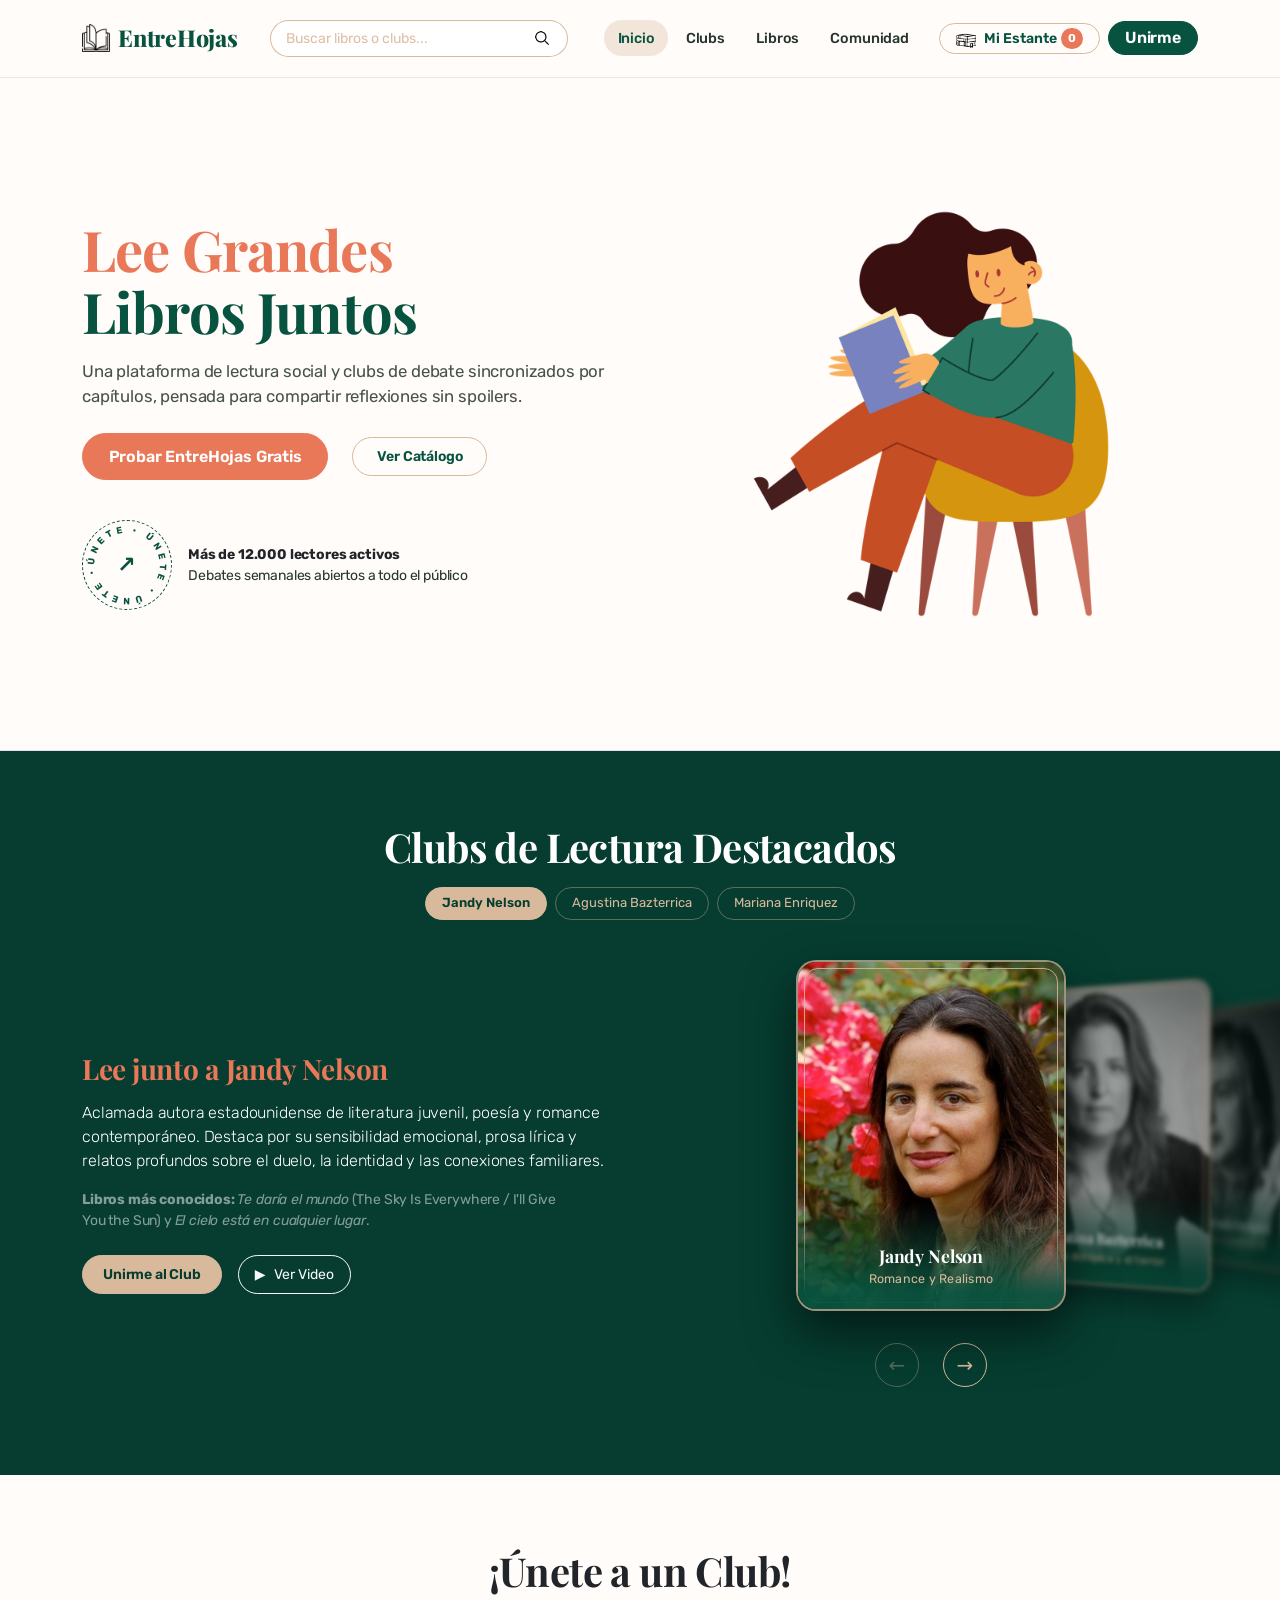
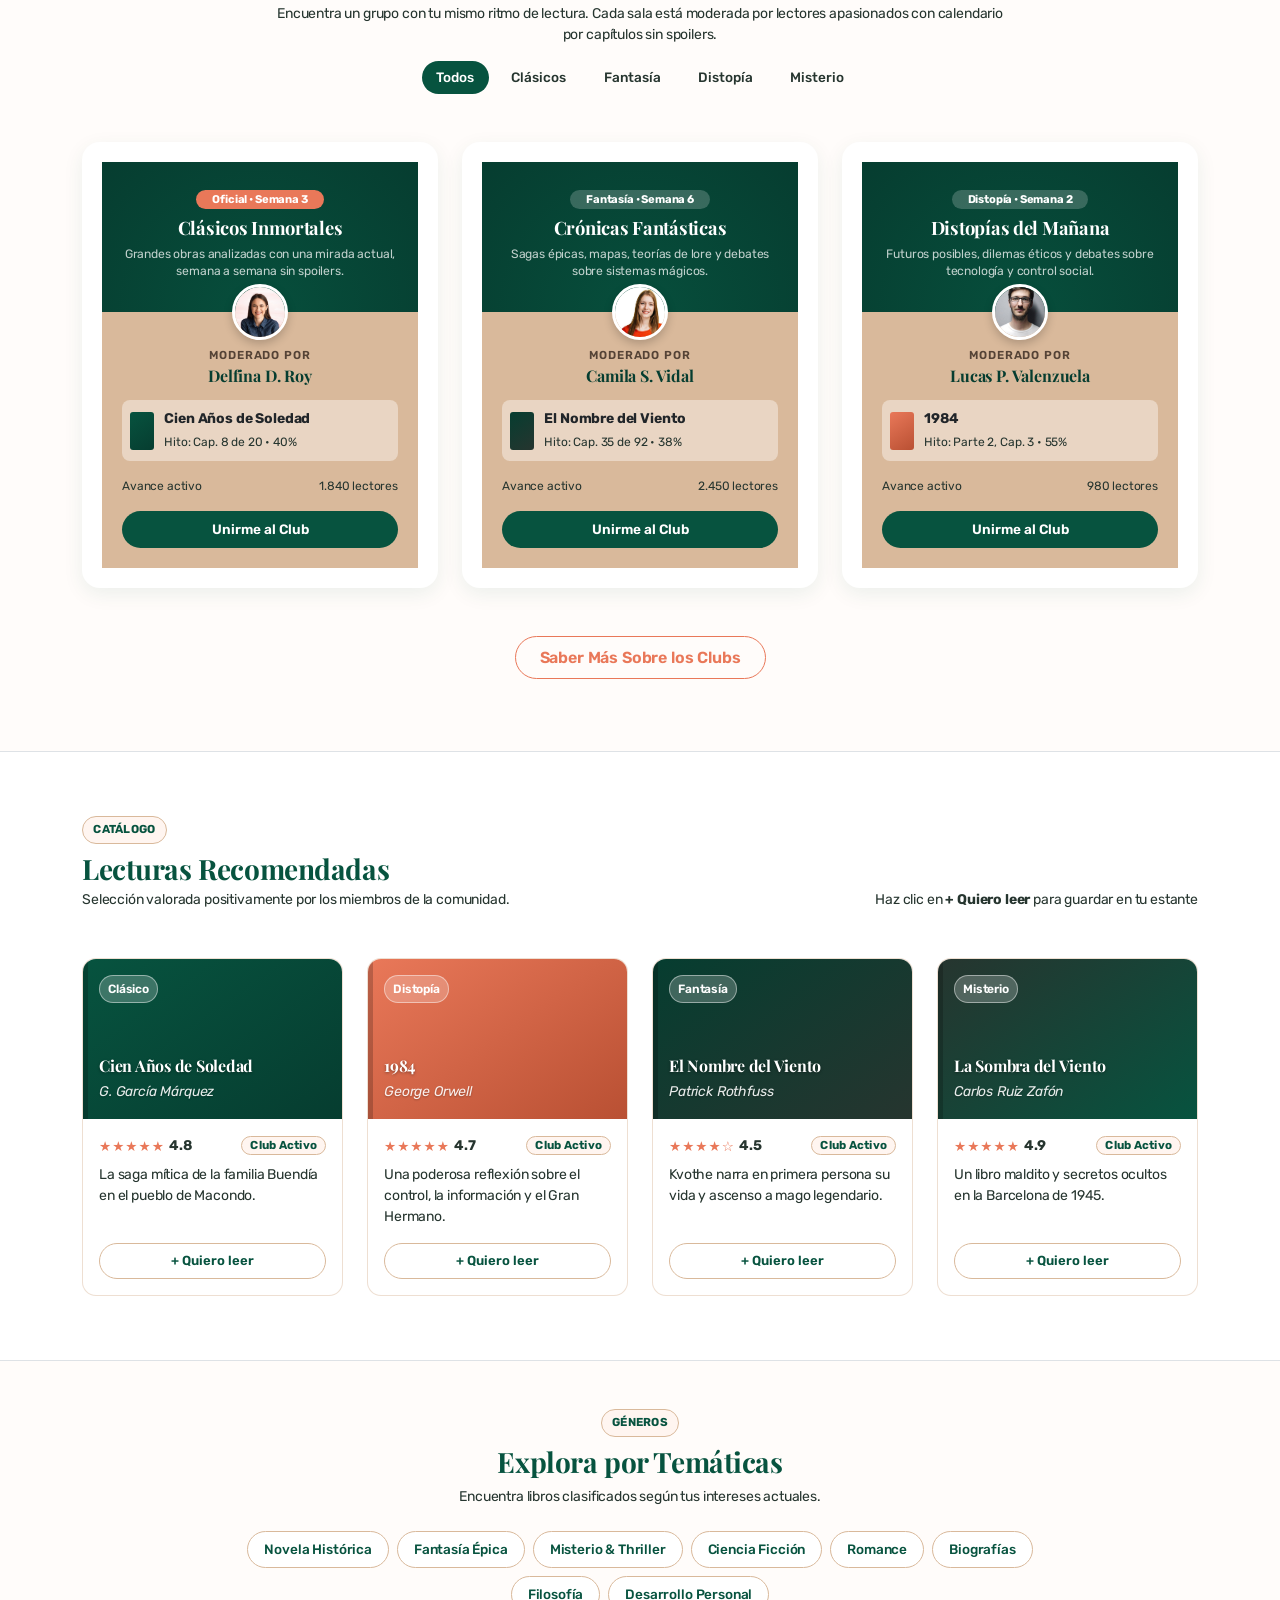
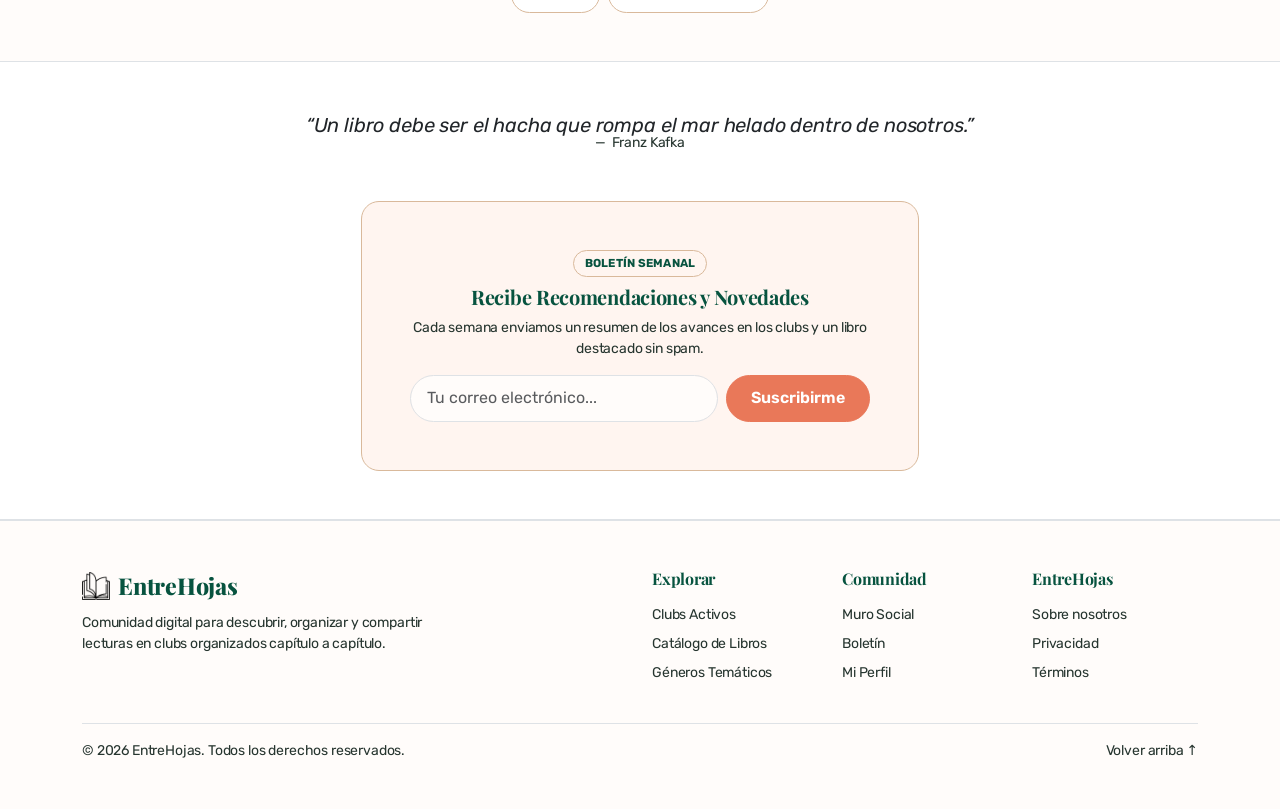
<file: biblioteca/index.html>
﻿<!DOCTYPE html>
<html lang="es">

<head>
  <meta charset="UTF-8">
  <meta name="viewport" content="width=device-width, initial-scale=1.0">
  <meta name="description"
    content="EntreHojas - Plataforma de lectura compartida, clubs de lectura por capítulos y catálogo de libros recomendados.">
  <meta name="theme-color" content="#07533F">
  <title>EntreHojas | Lectura Compartida &amp; Clubs de Lectura</title>

  <!-- Preconexión a recursos externos y fuentes editoriales -->
  <link rel="preconnect" href="https://cdn.jsdelivr.net">
  <!-- Bootstrap 5.3 CSS (Framework responsivo optimizado) -->
  <link href="https://cdn.jsdelivr.net/npm/bootstrap@5.3.3/dist/css/bootstrap.min.css" rel="stylesheet">

  <!-- Favicon -->
  <link rel="icon" type="image/png" href="imgs/libro-abierto.png">

  <!-- Estilos propios minimalistas con tipografía Rubik Variable -->
  <link rel="stylesheet" href="css/style.css">
</head>

<body class="bg-page">

  <!-- ============================================== -->
  <!-- 1. BARRA DE NAVEGACIÓN PRINCIPAL               -->
  <!-- ============================================== -->
  <header class="sticky-top navbar-minimal">
    <nav class="navbar navbar-expand-lg py-2 py-lg-3" aria-label="Navegación principal">
      <div class="container">

        <!-- Logotipo EntreHojas -->
        <a class="navbar-brand d-flex align-items-center gap-2 logo-brand" href="#inicio">
          <img src="imgs/libro-abierto.png" alt="Logo EntreHojas" class="logo-img" width="28" height="28">
          <span>Entre<span class="text-accent">Hojas</span></span>
        </a>

        <!-- Buscador integrado (escritorio y tablet) -->
        <form class="d-none d-md-flex search-minimal mx-lg-3 flex-grow-1" style="max-width: 320px;" role="search"
          id="form-busqueda" onsubmit="event.preventDefault(); buscarElemento(this);">
          <div class="input-group">
            <input type="search" id="input-busqueda" class="form-control rounded-start-pill border-end-0"
              placeholder="Buscar libros o clubs..." aria-label="Buscar libros o clubs">
            <button class="btn btn-search rounded-end-pill px-3" type="submit" aria-label="Ejecutar búsqueda">
              <img src="imgs/lupa.png" alt="Buscar" class="icon-search" width="18" height="18">
            </button>
          </div>
        </form>

        <!-- Botón hamburguesa responsive para móviles -->
        <button class="navbar-toggler border-0 shadow-none" type="button" data-bs-toggle="collapse"
          data-bs-target="#menuPrincipal" aria-controls="menuPrincipal" aria-expanded="false"
          aria-label="Abrir menú de navegación">
          <span class="navbar-toggler-icon"></span>
        </button>

        <!-- Menú colapsable con enlaces y acciones -->
        <div class="collapse navbar-collapse" id="menuPrincipal">
          <!-- Buscador exclusivo para móvil dentro del menú colapsable -->
          <div class="d-md-none my-3">
            <form role="search" onsubmit="event.preventDefault(); buscarElemento(this);">
              <div class="input-group">
                <input type="search" class="form-control rounded-start-pill border-end-0"
                  placeholder="Buscar libros o clubs..." aria-label="Buscar libros o clubs en móvil"
                  oninput="const mainInput = document.getElementById('input-busqueda'); if(mainInput) { mainInput.value = this.value; }">
                <button class="btn btn-search rounded-end-pill px-3" type="submit" aria-label="Ejecutar búsqueda">
                  <img src="imgs/lupa.png" alt="Buscar" class="icon-search" width="18" height="18">
                </button>
              </div>
            </form>
          </div>

          <ul class="navbar-nav ms-auto align-items-lg-center gap-lg-1 my-2 my-lg-0 text-center text-lg-start">
            <li class="nav-item">
              <a class="nav-link active" aria-current="page" href="index.html">Inicio</a>
            </li>
            <li class="nav-item">
              <a class="nav-link" href="html/clubs.html">Clubs</a>
            </li>
            <li class="nav-item">
              <a class="nav-link" href="html/libros.html">Libros</a>
            </li>
            <li class="nav-item">
              <a class="nav-link" href="html/comunidad.html">Comunidad</a>
            </li>
          </ul>

          <!-- Acciones de usuario centradas en móvil -->
          <div
            class="d-flex align-items-center justify-content-center justify-content-lg-start gap-2 ms-lg-3 flex-nowrap flex-shrink-0 pt-2 pt-lg-0 mt-2 mt-lg-0">
            <button type="button" class="btn btn-outline-minimal px-3 py-1 d-flex align-items-center text-nowrap"
              id="btn-ver-estante" onclick="verEstanteria();" aria-label="Ver mi estante de lectura">
              <img src="imgs/libro.png" alt="Estante" class="icon-estante me-1" width="20" height="20">
              <span class="ms-1">Mi Estante</span>
              <span class="shelf-badge" id="shelf-counter">0</span>
            </button>
            <a href="#clubs" class="btn btn-forest px-3 py-1 text-nowrap">
              Unirme
            </a>
          </div>
        </div>

      </div>
    </nav>
  </header>

  <main>
    <!-- ============================================== -->
    <!-- 2. SECCIÓN HERO 
    <!-- ============================================== -->
    <section class="py-5 hero-bookify border-bottom" id="inicio">
      <div class="container py-lg-5">
        <div class="row align-items-center g-5">

          <!-- Columna Izquierda: Tipografía grande estilo Bookify -->
          <div class="col-lg-6 text-center text-lg-start">
            <h1 class="hero-title-main mb-3">
              <span class="hero-title-coral">Lee Grandes</span>
              Libros Juntos
            </h1>
            <p class="hero-subtitle mb-4">
              Una plataforma de lectura social y clubs de debate sincronizados por capítulos, pensada para compartir
              reflexiones sin spoilers.
            </p>

            <div class="d-flex flex-wrap align-items-center justify-content-center justify-content-lg-start gap-4 mb-4">
              <a href="#clubs" class="btn btn-terracotta text-white">
                Probar EntreHojas Gratis
              </a>
              <a href="#libros" class="btn btn-outline-minimal px-4 py-2">
                Ver Catálogo
              </a>
            </div>

            <!-- Sello circular rotativo característico de Bookify -->
            <div class="d-none d-md-flex align-items-center gap-3 pt-3">
              <div class="hero-stamp-badge" title="Únete a nuestros clubs">
                <svg class="hero-stamp-ring" viewBox="0 0 100 100" aria-hidden="true" focusable="false">
                  <defs>
                    <path id="stamp-path" d="M50,50 m-37,0 a37,37 0 1,1 74,0 a37,37 0 1,1 -74,0" />
                  </defs><text font-size="10.5" font-weight="700" fill="currentColor" textLength="228"
                    lengthAdjust="spacing">
                    <textPath href="#stamp-path">ÚNETE • ÚNETE • ÚNETE • </textPath>
                  </text>
                </svg>
                <span class="hero-stamp-arrow">↗</span>
              </div>
              <div class="small text-muted">
                <strong class="d-block text-dark">Más de 12.000 lectores activos</strong>
                <span>Debates semanales abiertos a todo el público</span>
              </div>
            </div>
          </div>

          <!-- Columna Derecha: Ilustración artística de lectores -->
          <div class="col-lg-6 text-center">
            <div class="position-relative d-inline-block">
              <img src="imgs/Persona.png" alt="Lectores compartiendo libros en un espacio acogedor" class="img-fluid"
                width="480" height="480" style="max-height: 480px; width: auto; object-fit: contain;"
                fetchpriority="high">
            </div>
          </div>

        </div>
      </div>
    </section>

    <!-- ============================================== -->
    <!-- 3. SECCIÓN DESTACADA: CLUBS CON AUTORES (CARRUSEL DE CARTAS APILADAS) -->
    <!-- ============================================== -->
    <section class="py-5 section-premium-green" id="premium-clubs">
      <div class="container py-lg-4">

        <div class="text-center col-lg-8 mx-auto mb-4">
          <h2 class="display-6 fw-bold mb-3 text-white" style="font-family: var(--eh-font-serif);">
            Clubs de Lectura Destacados
          </h2>
          <!-- Píldoras de autores y moderadores interactivos con el carrusel -->
          <div class="d-flex flex-wrap justify-content-center gap-2 mb-4" id="authors-pill-list">
            <button type="button" class="pill-premium-author active" onclick="seleccionarAutorPorIndice(0);">Jandy
              Nelson</button>
            <button type="button" class="pill-premium-author" onclick="seleccionarAutorPorIndice(1);">Agustina
              Bazterrica</button>
            <button type="button" class="pill-premium-author" onclick="seleccionarAutorPorIndice(2);">Mariana
              Enriquez</button>
          </div>
        </div>

        <!-- Módulo destacado con ficha de autor y carrusel de cartas apiladas -->
        <div class="row align-items-center g-5 py-3">

          <!-- Ficha informativa dinámica del autor activo -->
          <div class="col-lg-6 text-center text-lg-start">
            <h3 class="h3 fw-bold mb-3" id="author-active-title"
              style="color: var(--eh-terracotta); font-family: var(--eh-font-serif);">
              Lee junto a Jandy Nelson
            </h3>
            <p class="text-white lead fs-6 mb-3" id="author-active-desc">
              Aclamada autora estadounidense de literatura juvenil, poesía y romance contemporáneo. Destaca por su
              sensibilidad emocional, prosa lírica y relatos profundos sobre el duelo, la identidad y las conexiones
              familiares.
            </p>
            <p class="small text-white-50 mb-4 col-lg-11" id="author-active-extra">
              <strong>Libros más conocidos:</strong> <em>Te daría el mundo</em> (The Sky Is Everywhere / I'll Give You
              the Sun) y <em>El cielo está en cualquier lugar</em>.
            </p>
            <div class="d-flex flex-wrap justify-content-center justify-content-lg-start gap-3">
              <a href="#clubs" class="btn btn-sand-pill">
                Unirme al Club
              </a>
              <button type="button"
                class="btn btn-outline-light rounded-pill px-3 py-2 btn-sm d-inline-flex align-items-center gap-2"
                onclick="mostrarToast('Reproduciendo adelanto en video...');">
                <span>▶</span> Ver Video
              </button>
            </div>
          </div>

          <!-- Columna Derecha: Carrusel interactivo de cartas apiladas (Stacked Cards) -->
          <div class="col-lg-6 text-center">
            <div class="cards-deck-stage" id="authors-cards-deck" tabindex="0" role="group"
              aria-roledescription="carrusel"
              aria-label="Autoras de los clubs. Usa las flechas del teclado para cambiar de autora.">
              <article class="deck-card" data-index="0" aria-label="Jandy Nelson, Romance y Realismo">
                <img src="imgs/autora-1.png" alt="Retrato de Jandy Nelson" draggable="false">
                <div class="deck-caption">
                  <strong>Jandy Nelson</strong>
                  <span>Romance y Realismo</span>
                </div>
              </article>

              <article class="deck-card" data-index="1" aria-label="Agustina Bazterrica, Novela distópica y el terror">
                <img src="imgs/autora-2.png" alt="Retrato de Agustina Bazterrica" draggable="false">
                <div class="deck-caption">
                  <strong>Agustina Bazterrica</strong>
                  <span>Novela distópica y el terror</span>
                </div>
              </article>

              <article class="deck-card" data-index="2" aria-label="Mariana Enriquez, Terror y sobrenatural">
                <img src="imgs/autora-3.png" alt="Retrato de Mariana Enriquez" draggable="false">
                <div class="deck-caption">
                  <strong>Mariana Enriquez</strong>
                  <span>Terror y sobrenatural</span>
                </div>
              </article>
            </div>

            <!-- Controles de navegación de cartas apiladas con flechas -->
            <div class="d-flex justify-content-center align-items-center gap-4 mt-4 pt-2">
              <button type="button" class="deck-nav-btn" onclick="pasarAnteriorCarta();" aria-label="Autor anterior"
                title="Anterior">
                ←
              </button>
              <button type="button" class="deck-nav-btn" onclick="pasarSiguienteCarta();" aria-label="Siguiente autor"
                title="Siguiente">
                →
              </button>
            </div>
          </div>

        </div>

      </div>
    </section>


    <section class="py-5 bg-page border-bottom" id="clubs">
      <div class="container py-lg-4">

        <!-- Encabezado con título centrado estilo Bookify -->
        <div class="text-center col-lg-8 mx-auto mb-5">
          <h2 class="display-6 fw-bold mb-2 text-dark" style="font-family: var(--eh-font-serif);">
            ¡Únete a un Club!
          </h2>
          <p class="text-muted small">
            Encuentra un grupo con tu mismo ritmo de lectura. Cada sala está moderada por lectores apasionados con
            calendario por capítulos sin spoilers.
          </p>

          <!-- Píldoras de filtro por temática -->
          <div class="d-flex gap-2 flex-wrap justify-content-center mt-3" id="club-filters" role="tablist"
            aria-label="Filtro de categorías de clubs">
            <button type="button" role="tab" aria-selected="true" class="filter-tab-pill active"
              onclick="filtrarClubs('todos', this);" aria-label="Ver todos los clubs">Todos</button>
            <button type="button" role="tab" aria-selected="false" class="filter-tab-pill"
              onclick="filtrarClubs('clasicos', this);" aria-label="Filtrar clásicos">Clásicos</button>
            <button type="button" role="tab" aria-selected="false" class="filter-tab-pill"
              onclick="filtrarClubs('fantasia', this);" aria-label="Filtrar fantasía">Fantasía</button>
            <button type="button" role="tab" aria-selected="false" class="filter-tab-pill"
              onclick="filtrarClubs('distopia', this);" aria-label="Filtrar distopía">Distopía</button>
            <button type="button" role="tab" aria-selected="false" class="filter-tab-pill"
              onclick="filtrarClubs('misterio', this);" aria-label="Filtrar misterio">Misterio</button>
          </div>
        </div>

        <!-- Cuadrícula de Tarjetas Bicolor estilo Bookify -->
        <div class="row g-4 justify-content-center" id="clubs-grid">

          <!-- Club 1: Clásicos -->
          <div class="col-12 col-md-6 col-lg-4 club-item" data-category="clasicos">
            <article class="bookify-bicolor-card club-minimal-card">
              <!-- Parte Superior Verde Bosque con Ondas -->
              <div class="card-top-forest">
                <span class="badge rounded-pill mb-2 px-3 py-1"
                  style="background-color: var(--eh-terracotta); font-size: 0.7rem;">Oficial • Semana 3</span>
                <h3 class="club-title">Clásicos Inmortales</h3>
                <p>Grandes obras analizadas con una mirada actual, semana a semana sin spoilers.</p>
              </div>

              <!-- Parte Inferior Arena Cálida con Avatar y Libro -->
              <div class="card-bottom-sand">
                <img src="imgs/mod-delfina.jpg" alt="Delfina D. Roy" class="card-avatar-bridge">
                <div>
                  <span class="card-mod-label">Moderado por</span>
                  <strong class="card-mod-name">Delfina D. Roy</strong>

                  <div class="book-preview-snippet">
                    <div class="mini-book-spine cover-marron" aria-hidden="true"></div>
                    <div class="overflow-hidden text-start">
                      <strong class="d-block small text-truncate text-dark">Cien Años de Soledad</strong>
                      <small class="text-muted text-xs">Hito: Cap. 8 de 20 &bull; 40%</small>
                    </div>
                  </div>

                  <div class="d-flex justify-content-between align-items-center text-xs mb-3 text-muted">
                    <span>Avance activo</span>
                    <span><span class="members-count">1.840</span> lectores</span>
                  </div>
                </div>

                <button type="button" class="btn btn-card-forest" onclick="unirseClub(this, 'Clásicos Inmortales');">
                  Unirme al Club
                </button>
              </div>
            </article>
          </div>

          <!-- Club 2: Fantasía -->
          <div class="col-12 col-md-6 col-lg-4 club-item" data-category="fantasia">
            <article class="bookify-bicolor-card club-minimal-card">
              <!-- Parte Superior Verde Bosque -->
              <div class="card-top-forest">
                <span class="badge rounded-pill mb-2 px-3 py-1"
                  style="background-color: rgba(255,255,255,0.2); font-size: 0.7rem;">Fantasía • Semana 6</span>
                <h3 class="club-title">Crónicas Fantásticas</h3>
                <p>Sagas épicas, mapas, teorías de lore y debates sobre sistemas mágicos.</p>
              </div>

              <!-- Parte Inferior Arena Cálida -->
              <div class="card-bottom-sand">
                <img src="imgs/mod-camila.jpg" alt="Camila S. Vidal" class="card-avatar-bridge">
                <div>
                  <span class="card-mod-label">Moderado por</span>
                  <strong class="card-mod-name">Camila S. Vidal</strong>

                  <div class="book-preview-snippet">
                    <div class="mini-book-spine cover-verde" aria-hidden="true"></div>
                    <div class="overflow-hidden text-start">
                      <strong class="d-block small text-truncate text-dark">El Nombre del Viento</strong>
                      <small class="text-muted text-xs">Hito: Cap. 35 de 92 &bull; 38%</small>
                    </div>
                  </div>

                  <div class="d-flex justify-content-between align-items-center text-xs mb-3 text-muted">
                    <span>Avance activo</span>
                    <span><span class="members-count">2.450</span> lectores</span>
                  </div>
                </div>

                <button type="button" class="btn btn-card-forest" onclick="unirseClub(this, 'Crónicas Fantásticas');">
                  Unirme al Club
                </button>
              </div>
            </article>
          </div>

          <!-- Club 3: Distopía -->
          <div class="col-12 col-md-6 col-lg-4 club-item" data-category="distopia">
            <article class="bookify-bicolor-card club-minimal-card">
              <!-- Parte Superior Verde Bosque -->
              <div class="card-top-forest">
                <span class="badge rounded-pill mb-2 px-3 py-1"
                  style="background-color: rgba(255,255,255,0.2); font-size: 0.7rem;">Distopía • Semana 2</span>
                <h3 class="club-title">Distopías del Mañana</h3>
                <p>Futuros posibles, dilemas éticos y debates sobre tecnología y control social.</p>
              </div>

              <!-- Parte Inferior Arena Cálida -->
              <div class="card-bottom-sand">
                <img src="imgs/mod-lucas.jpg" alt="Lucas P. Valenzuela" class="card-avatar-bridge">
                <div>
                  <span class="card-mod-label">Moderado por</span>
                  <strong class="card-mod-name">Lucas P. Valenzuela</strong>

                  <div class="book-preview-snippet">
                    <div class="mini-book-spine cover-azul" aria-hidden="true"></div>
                    <div class="overflow-hidden text-start">
                      <strong class="d-block small text-truncate text-dark">1984</strong>
                      <small class="text-muted text-xs">Hito: Parte 2, Cap. 3 &bull; 55%</small>
                    </div>
                  </div>

                  <div class="d-flex justify-content-between align-items-center text-xs mb-3 text-muted">
                    <span>Avance activo</span>
                    <span><span class="members-count">980</span> lectores</span>
                  </div>
                </div>

                <button type="button" class="btn btn-card-forest" onclick="unirseClub(this, 'Distopías del Mañana');">
                  Unirme al Club
                </button>
              </div>
            </article>
          </div>

        </div>

        <!-- Botón Learn More About Clubs como en el diseño de Bookify -->
        <div class="text-center mt-5">
          <a href="html/clubs.html" class="btn btn-outline-terracotta">
            Saber Más Sobre los Clubs
          </a>
        </div>

      </div>
    </section>

    <!-- ============================================== -->
    <!-- 5. CATÁLOGO DE LIBROS DESTACADOS               -->
    <!-- ============================================== -->
    <section class="py-5 bg-white border-bottom" id="libros">
      <div class="container py-lg-3">

        <div class="mb-5 d-flex flex-column flex-md-row justify-content-between align-items-md-end gap-2">
          <div>
            <span class="badge-minimal mb-2">CATÁLOGO</span>
            <h2 class="section-heading h3 mb-1">Lecturas Recomendadas</h2>
            <p class="text-muted small mb-0">Selección valorada positivamente por los miembros de la comunidad.</p>
          </div>
          <span class="text-muted small">Haz clic en <strong>+ Quiero leer</strong> para guardar en tu estante</span>
        </div>

        <div class="row g-4" id="libros-grid">

          <!-- Libro 1 -->
          <div class="col-12 col-sm-6 col-lg-3 book-item">
            <article class="card h-100 book-card-minimal">
              <div class="book-cover cover-marron text-white p-3">
                <span class="book-spine" aria-hidden="true"></span>
                <span class="badge-neutral rounded-pill px-2 py-1 text-xs align-self-start">Clásico</span>
                <div>
                  <h3 class="h6 fw-bold mb-1 text-white book-title">Cien Años de Soledad</h3>
                  <small class="text-white fst-italic book-author">G. García Márquez</small>
                </div>
              </div>
              <div class="card-body d-flex flex-column p-3">
                <div class="d-flex align-items-center justify-content-between mb-2">
                  <div class="d-flex align-items-center gap-1" aria-label="Calificación 4.8 estrellas de 5">
                    <span class="star-rating" aria-hidden="true">&#9733;&#9733;&#9733;&#9733;&#9733;</span>
                    <strong class="small">4.8</strong>
                  </div>
                  <span class="badge-minimal py-0 px-2">Club Activo</span>
                </div>
                <p class="card-text small text-muted flex-grow-1">
                  La saga mítica de la familia Buendía en el pueblo de Macondo.
                </p>
                <button type="button" class="btn btn-want w-100" data-book="Cien Años de Soledad"
                  onclick="toggleEstanteria(this, 'Cien Años de Soledad');">
                  + Quiero leer
                </button>
              </div>
            </article>
          </div>

          <!-- Libro 2 -->
          <div class="col-12 col-sm-6 col-lg-3 book-item">
            <article class="card h-100 book-card-minimal">
              <div class="book-cover cover-azul text-white p-3">
                <span class="book-spine" aria-hidden="true"></span>
                <span class="badge-neutral rounded-pill px-2 py-1 text-xs align-self-start">Distopía</span>
                <div>
                  <h3 class="h6 fw-bold mb-1 text-white book-title">1984</h3>
                  <small class="text-white fst-italic book-author">George Orwell</small>
                </div>
              </div>
              <div class="card-body d-flex flex-column p-3">
                <div class="d-flex align-items-center justify-content-between mb-2">
                  <div class="d-flex align-items-center gap-1" aria-label="Calificación 4.7 estrellas de 5">
                    <span class="star-rating" aria-hidden="true">&#9733;&#9733;&#9733;&#9733;&#9733;</span>
                    <strong class="small">4.7</strong>
                  </div>
                  <span class="badge-minimal py-0 px-2">Club Activo</span>
                </div>
                <p class="card-text small text-muted flex-grow-1">
                  Una poderosa reflexión sobre el control, la información y el Gran Hermano.
                </p>
                <button type="button" class="btn btn-want w-100" data-book="1984"
                  onclick="toggleEstanteria(this, '1984');">
                  + Quiero leer
                </button>
              </div>
            </article>
          </div>

          <!-- Libro 3 -->
          <div class="col-12 col-sm-6 col-lg-3 book-item">
            <article class="card h-100 book-card-minimal">
              <div class="book-cover cover-verde text-white p-3">
                <span class="book-spine" aria-hidden="true"></span>
                <span class="badge-neutral rounded-pill px-2 py-1 text-xs align-self-start">Fantasía</span>
                <div>
                  <h3 class="h6 fw-bold mb-1 text-white book-title">El Nombre del Viento</h3>
                  <small class="text-white fst-italic book-author">Patrick Rothfuss</small>
                </div>
              </div>
              <div class="card-body d-flex flex-column p-3">
                <div class="d-flex align-items-center justify-content-between mb-2">
                  <div class="d-flex align-items-center gap-1" aria-label="Calificación 4.5 estrellas de 5">
                    <span class="star-rating" aria-hidden="true">&#9733;&#9733;&#9733;&#9733;&#9734;</span>
                    <strong class="small">4.5</strong>
                  </div>
                  <span class="badge-minimal py-0 px-2">Club Activo</span>
                </div>
                <p class="card-text small text-muted flex-grow-1">
                  Kvothe narra en primera persona su vida y ascenso a mago legendario.
                </p>
                <button type="button" class="btn btn-want w-100" data-book="El Nombre del Viento"
                  onclick="toggleEstanteria(this, 'El Nombre del Viento');">
                  + Quiero leer
                </button>
              </div>
            </article>
          </div>

          <!-- Libro 4 -->
          <div class="col-12 col-sm-6 col-lg-3 book-item">
            <article class="card h-100 book-card-minimal">
              <div class="book-cover cover-vino text-white p-3">
                <span class="book-spine" aria-hidden="true"></span>
                <span class="badge-neutral rounded-pill px-2 py-1 text-xs align-self-start">Misterio</span>
                <div>
                  <h3 class="h6 fw-bold mb-1 text-white book-title">La Sombra del Viento</h3>
                  <small class="text-white fst-italic book-author">Carlos Ruiz Zafón</small>
                </div>
              </div>
              <div class="card-body d-flex flex-column p-3">
                <div class="d-flex align-items-center justify-content-between mb-2">
                  <div class="d-flex align-items-center gap-1" aria-label="Calificación 4.9 estrellas de 5">
                    <span class="star-rating" aria-hidden="true">&#9733;&#9733;&#9733;&#9733;&#9733;</span>
                    <strong class="small">4.9</strong>
                  </div>
                  <span class="badge-minimal py-0 px-2">Club Activo</span>
                </div>
                <p class="card-text small text-muted flex-grow-1">
                  Un libro maldito y secretos ocultos en la Barcelona de 1945.
                </p>
                <button type="button" class="btn btn-want w-100" data-book="La Sombra del Viento"
                  onclick="toggleEstanteria(this, 'La Sombra del Viento');">
                  + Quiero leer
                </button>
              </div>
            </article>
          </div>

        </div>
      </div>
    </section>

    <!-- ============================================== -->
    <!-- 6. GÉNEROS LITERARIOS                          -->
    <!-- ============================================== -->
    <section class="py-5 bg-page border-bottom text-center" id="generos">
      <div class="container">
        <span class="badge-minimal mb-2">GÉNEROS</span>
        <h2 class="section-heading h3 mb-2">Explora por Temáticas</h2>
        <p class="text-muted small mb-4">Encuentra libros clasificados según tus intereses actuales.</p>

        <div class="d-flex flex-wrap justify-content-center gap-2 col-lg-9 mx-auto">
          <a href="#libros" class="genre-pill-minimal">Novela Histórica</a>
          <a href="#libros" class="genre-pill-minimal">Fantasía Épica</a>
          <a href="#libros" class="genre-pill-minimal">Misterio &amp; Thriller</a>
          <a href="#libros" class="genre-pill-minimal">Ciencia Ficción</a>
          <a href="#libros" class="genre-pill-minimal">Romance</a>
          <a href="#libros" class="genre-pill-minimal">Biografías</a>
          <a href="#libros" class="genre-pill-minimal">Filosofía</a>
          <a href="#libros" class="genre-pill-minimal">Desarrollo Personal</a>
        </div>
      </div>
    </section>

    <!-- ============================================== -->
    <!-- 7. CITA & BOLETÍN SEMANAL                      -->
    <!-- ============================================== -->
    <section class="py-5 bg-white border-bottom" id="newsletter-sec">
      <div class="container text-center">

        <figure class="mx-auto col-lg-8 mb-5">
          <blockquote class="blockquote fst-italic fs-5 text-dark mb-2">
            &ldquo;Un libro debe ser el hacha que rompa el mar helado dentro de nosotros.&rdquo;
          </blockquote>
          <figcaption class="blockquote-footer text-muted small mb-0">
            Franz Kafka
          </figcaption>
        </figure>

        <div class="card-newsletter-warm p-4 p-md-5 mx-auto col-lg-6" id="newsletter">
          <span class="badge-minimal mx-auto mb-2">BOLETÍN SEMANAL</span>
          <h3 class="h5 fw-bold mb-2">Recibe Recomendaciones y Novedades</h3>
          <p class="text-muted small mb-3">
            Cada semana enviamos un resumen de los avances en los clubs y un libro destacado sin spam.
          </p>
          <form class="d-flex flex-column flex-sm-row gap-2"
            onsubmit="event.preventDefault(); suscribirNewsletter(this);">
            <input type="email" class="form-control rounded-pill px-3" placeholder="Tu correo electrónico..." required
              aria-label="Correo electrónico para boletín">
            <button type="submit" class="btn btn-terracotta px-4 text-nowrap">
              Suscribirme
            </button>
          </form>
        </div>

      </div>
    </section>
  </main>

  <!-- ============================================== -->
  <!-- 8. PIE DE PÁGINA                              -->
  <!-- ============================================== -->
  <footer class="py-5 bg-page border-top">
    <div class="container">
      <div class="row g-4 mb-4">

        <div class="col-lg-5">
          <a class="d-flex align-items-center gap-2 logo-brand mb-2 text-decoration-none" href="#inicio">
            <img src="imgs/libro-abierto.png" alt="Logo EntreHojas" class="logo-img" width="28" height="28">
            <span>Entre<span class="text-accent">Hojas</span></span>
          </a>
          <p class="text-muted small mb-0 col-lg-10">
            Comunidad digital para descubrir, organizar y compartir lecturas en clubs organizados capítulo a capítulo.
          </p>
        </div>

        <div class="col-6 col-lg-2 offset-lg-1">
          <h4 class="h6 fw-bold mb-3">Explorar</h4>
          <ul class="list-unstyled small d-flex flex-column gap-2 text-muted">
            <li><a href="html/clubs.html" class="text-decoration-none text-muted">Clubs Activos</a></li>
            <li><a href="html/libros.html" class="text-decoration-none text-muted">Catálogo de Libros</a></li>
            <li><a href="html/libros.html#generos" class="text-decoration-none text-muted">Géneros Temáticos</a></li>
          </ul>
        </div>

        <div class="col-6 col-lg-2">
          <h4 class="h6 fw-bold mb-3">Comunidad</h4>
          <ul class="list-unstyled small d-flex flex-column gap-2 text-muted">
            <li><a href="html/comunidad.html" class="text-decoration-none text-muted">Muro Social</a></li>
            <li><a href="#newsletter-sec" class="text-decoration-none text-muted">Boletín</a></li>
            <li><a href="html/comunidad.html" class="text-decoration-none text-muted">Mi Perfil</a></li>
          </ul>
        </div>

        <div class="col-12 col-sm-6 col-lg-2">
          <h4 class="h6 fw-bold mb-3">EntreHojas</h4>
          <ul class="list-unstyled small d-flex flex-column gap-2 text-muted">
            <li><a href="#" class="text-decoration-none text-muted">Sobre nosotros</a></li>
            <li><a href="#" class="text-decoration-none text-muted">Privacidad</a></li>
            <li><a href="#" class="text-decoration-none text-muted">Términos</a></li>
          </ul>
        </div>

      </div>

      <div
        class="border-top pt-3 d-flex flex-column flex-sm-row justify-content-between align-items-center text-muted small gap-2">
        <div>&copy; 2026 EntreHojas. Todos los derechos reservados.</div>
        <div class="d-flex gap-3">
          <a href="#inicio" class="text-muted text-decoration-none">Volver arriba &uarr;</a>
        </div>
      </div>
    </div>
  </footer>

  <!-- ============================================== -->
  <!-- 9. PANEL LATERAL (OFFCANVAS) "MI ESTANTE"      -->
  <!-- ============================================== -->
  <div class="offcanvas offcanvas-end" tabindex="-1" id="offcanvasEstante" aria-labelledby="offcanvasEstanteLabel">
    <div class="offcanvas-header border-bottom">
      <h5 class="offcanvas-title fw-bold d-flex align-items-center gap-2" id="offcanvasEstanteLabel">
        <img src="imgs/libro.png" alt="Estante" class="icon-estante" width="22" height="22">
        <span>Mi Estante de Lectura</span>
      </h5>
      <button type="button" class="btn-close shadow-none" data-bs-dismiss="offcanvas" aria-label="Cerrar"></button>
    </div>
    <div class="offcanvas-body d-flex flex-column justify-content-between">
      <div id="estante-items-list" class="d-flex flex-column gap-3">
        <!-- Renderizado dinámico de libros guardados -->
      </div>
      <div class="pt-3 border-top mt-auto">
        <small class="text-muted d-block text-center mb-2">Tus libros se guardan automáticamente en tu
          navegador.</small>
        <button type="button" class="btn btn-outline-minimal w-100 py-1" data-bs-dismiss="offcanvas">
          Seguir explorando
        </button>
      </div>
    </div>
  </div>

  <!-- ============================================== -->
  <!-- 10. NOTIFICACIÓN TOAST MINIMALISTA             -->
  <!-- ============================================== -->
  <div class="toast-minimal" id="minimal-toast" role="alert" aria-live="assertive">
    <span id="toast-message">Notificación</span>
  </div>

  <!-- Bootstrap 5.3 Bundle con JavaScript -->
  <script src="https://cdn.jsdelivr.net/npm/bootstrap@5.3.3/dist/js/bootstrap.bundle.min.js"></script>

  <!-- ============================================== -->
  <!-- 11. LÓGICA INTERACTIVA OPTIMIZADA ENTREHOJAS   -->
  <!-- ============================================== -->
  <script>
    /* ----------------------------------------------------
       ESTADO Y PERSISTENCIA (LOCALSTORAGE)
    ---------------------------------------------------- */
    const STORAGE_KEY_SHELF = 'entrehojas_user_shelf';
    const STORAGE_KEY_CLUBS = 'entrehojas_user_clubs';

    let estanteItems = [];
    let clubsUnidos = [];

    // Cargar estado inicial desde almacenamiento local
    try {
      const savedShelf = localStorage.getItem(STORAGE_KEY_SHELF);
      if (savedShelf) estanteItems = JSON.parse(savedShelf);

      const savedClubs = localStorage.getItem(STORAGE_KEY_CLUBS);
      if (savedClubs) clubsUnidos = JSON.parse(savedClubs);
    } catch (e) {
      console.warn('Almacenamiento local no disponible:', e);
    }

    /* ----------------------------------------------------
       NOTIFICACIONES TOAST ACCESIBLES
    ---------------------------------------------------- */
    function mostrarToast(mensaje) {
      const toast = document.getElementById('minimal-toast');
      const toastMsg = document.getElementById('toast-message');
      if (!toast || !toastMsg) return;

      toastMsg.textContent = mensaje;
      toast.classList.add('show');

      clearTimeout(window.toastTimer);
      window.toastTimer = setTimeout(() => {
        toast.classList.remove('show');
      }, 3000);
    }

    /* ----------------------------------------------------
       GESTIÓN DE ESTANTERÍA DE LIBROS
    ---------------------------------------------------- */
    function sincronizarEstante() {
      // Actualizar contador numérico
      const counterEl = document.getElementById('shelf-counter');
      if (counterEl) counterEl.textContent = estanteItems.length;

      // Actualizar botones de libros en la cuadrícula
      document.querySelectorAll('#libros .btn-want').forEach(btn => {
        const bookTitle = btn.getAttribute('data-book');
        if (estanteItems.includes(bookTitle)) {
          btn.classList.add('added');
          btn.innerHTML = '&#10003; En tu estante';
        } else {
          btn.classList.remove('added');
          btn.innerHTML = '+ Quiero leer';
        }
      });

      // Guardar en almacenamiento local
      try {
        localStorage.setItem(STORAGE_KEY_SHELF, JSON.stringify(estanteItems));
      } catch (e) {
        console.warn('Error al guardar estante:', e);
      }

      // Actualizar vista del drawer offcanvas si existe
      actualizarVistaOffcanvas();
    }

    function toggleEstanteria(btn, titulo) {
      const idx = estanteItems.indexOf(titulo);
      if (idx > -1) {
        estanteItems.splice(idx, 1);
        mostrarToast(`Eliminado de tu estante: "${titulo}"`);
      } else {
        estanteItems.push(titulo);
        mostrarToast(`Añadido a tu estante: "${titulo}"`);
      }
      sincronizarEstante();
    }

    function eliminarDeEstante(titulo) {
      const idx = estanteItems.indexOf(titulo);
      if (idx > -1) {
        estanteItems.splice(idx, 1);
        mostrarToast(`Eliminado de tu estante: "${titulo}"`);
        sincronizarEstante();
      }
    }

    function actualizarVistaOffcanvas() {
      const contenedor = document.getElementById('estante-items-list');
      if (!contenedor) return;

      if (estanteItems.length === 0) {
        contenedor.innerHTML = `
          <div class="text-center py-5 text-muted">
            <span class="fs-1 d-block mb-2" aria-hidden="true">&#128214;</span>
            <strong class="d-block text-dark mb-1">Tu estante está vacío</strong>
            <small>Haz clic en "+ Quiero leer" en cualquiera de los libros recomendados para guardarlo aquí.</small>
          </div>
        `;
        return;
      }

      contenedor.innerHTML = estanteItems.map(titulo => `
        <div class="p-3 bg-white border rounded-3 d-flex align-items-center justify-content-between gap-2 shadow-sm">
          <div class="overflow-hidden">
            <strong class="d-block small text-truncate text-dark">${titulo}</strong>
            <span class="text-muted text-xs">Guardado para lectura</span>
          </div>
          <button type="button" class="btn btn-sm btn-outline-danger border-0 rounded-circle py-1 px-2"
            data-title="${titulo}" onclick="eliminarDeEstante(this.dataset.title)"
            title="Eliminar de mi estante"
            aria-label="Eliminar ${titulo} de mi estante">
            &times;
          </button>
        </div>
      `).join('');
    }

    function verEstanteria() {
      // Abre el panel lateral Offcanvas con animación de Bootstrap
      const offcanvasEl = document.getElementById('offcanvasEstante');
      if (offcanvasEl && window.bootstrap) {
        actualizarVistaOffcanvas();
        const bsOffcanvas = bootstrap.Offcanvas.getOrCreateInstance(offcanvasEl);
        bsOffcanvas.show();
      } else {
        // Fallback accesible con toast
        if (estanteItems.length === 0) {
          mostrarToast('Tu estantería está vacía. Añade libros con "+ Quiero leer".');
        } else {
          mostrarToast(`Estantería (${estanteItems.length}): ${estanteItems.join(', ')}`);
        }
      }
    }

    /* ----------------------------------------------------
       GESTIÓN DE CLUBS DE LECTURA
    ---------------------------------------------------- */
    function sincronizarClubs() {
      document.querySelectorAll('#clubs .club-item').forEach(item => {
        const titleEl = item.querySelector('.club-title');
        const btn = item.querySelector('button');
        if (!titleEl || !btn) return;

        const clubNombre = titleEl.textContent.trim();
        const card = item.querySelector('.club-minimal-card');
        const membersSpan = card ? card.querySelector('.members-count') : null;

        if (clubsUnidos.includes(clubNombre)) {
          btn.classList.add('joined', 'btn-dark-minimal');
          btn.classList.remove('btn-outline-minimal');
          btn.innerHTML = '&#10003; En el club';
        } else {
          btn.classList.remove('joined', 'btn-dark-minimal');
          btn.classList.add('btn-outline-minimal');
          btn.innerHTML = 'Unirme al Club';
        }
      });

      try {
        localStorage.setItem(STORAGE_KEY_CLUBS, JSON.stringify(clubsUnidos));
      } catch (e) {
        console.warn('Error al guardar clubs:', e);
      }
    }

    function unirseClub(btn, clubNombre) {
      // Guards: evitar TypeError si card o membersSpan no existen
      const card = btn.closest('.club-minimal-card');
      if (!card) return;
      const membersSpan = card.querySelector('.members-count');
      let currentMembers = membersSpan
        ? parseInt(membersSpan.textContent.replace(/\./g, '')) || 1000
        : 1000;

      const idx = clubsUnidos.indexOf(clubNombre);
      if (idx > -1) {
        clubsUnidos.splice(idx, 1);
        currentMembers = Math.max(0, currentMembers - 1);
        if (membersSpan) membersSpan.textContent = currentMembers.toLocaleString('es-ES');
        mostrarToast(`Has salido del club "${clubNombre}".`);
      } else {
        clubsUnidos.push(clubNombre);
        currentMembers++;
        if (membersSpan) membersSpan.textContent = currentMembers.toLocaleString('es-ES');
        mostrarToast(`¡Te has unido a "${clubNombre}"!`);
      }
      sincronizarClubs();
    }

    /* ----------------------------------------------------
       FILTRADO POR CATEGORÍA
    ---------------------------------------------------- */
    function filtrarClubs(categoria, btn) {
      // Actualizar clases activas y aria-selected para accesibilidad
      document.querySelectorAll('#club-filters .filter-tab-pill').forEach(b => {
        b.classList.remove('active');
        b.setAttribute('aria-selected', 'false');
      });
      btn.classList.add('active');
      btn.setAttribute('aria-selected', 'true');

      const items = document.querySelectorAll('.club-item');
      items.forEach(item => {
        const itemCat = item.getAttribute('data-category');
        if (categoria === 'todos' || itemCat === categoria) {
          item.classList.remove('d-none');
        } else {
          item.classList.add('d-none');
        }
      });
    }

    /* ----------------------------------------------------
       BÚSQUEDA INTEGRADA (LIBROS Y CLUBS)
    ---------------------------------------------------- */
    function buscarElemento(formActivo) {
      // Leer del formulario que disparo el submit (fix buscador movil)
      const input = (formActivo && formActivo.querySelector('input[type=search]'))
        || document.getElementById('input-busqueda');
      const q = input ? input.value.toLowerCase().trim() : '';
      // Sincronizar input principal si se busco desde movil
      const mainInput = document.getElementById('input-busqueda');
      if (mainInput && input !== mainInput) mainInput.value = input ? input.value : '';

      const libros = document.querySelectorAll('#libros .book-item');
      const clubs = document.querySelectorAll('#clubs .club-item');

      // Si la búsqueda está vacía, restablecer visibilidad total
      if (!q) {
        libros.forEach(l => l.classList.remove('d-none'));
        clubs.forEach(c => c.classList.remove('d-none'));
        mostrarToast('Mostrando todos los libros y clubs.');
        return;
      }

      let encontradosLibros = 0;
      libros.forEach(item => {
        const match = item.textContent.toLowerCase().includes(q);
        if (match) {
          item.classList.remove('d-none');
          encontradosLibros++;
        } else {
          item.classList.add('d-none');
        }
      });

      let encontradosClubs = 0;
      clubs.forEach(item => {
        const match = item.textContent.toLowerCase().includes(q);
        if (match) {
          item.classList.remove('d-none');
          encontradosClubs++;
        } else {
          item.classList.add('d-none');
        }
      });

      const total = encontradosLibros + encontradosClubs;
      mostrarToast(`Búsqueda: ${total} coincidencia(s) para "${q}".`);

      // Scroll inteligente a la sección con resultados
      if (encontradosClubs > 0 && encontradosLibros === 0) {
        document.getElementById('clubs').scrollIntoView({ behavior: 'smooth' });
      } else {
        document.getElementById('libros').scrollIntoView({ behavior: 'smooth' });
      }
    }

    /* ----------------------------------------------------
       BOLETÍN / NEWSLETTER
    ---------------------------------------------------- */
    function suscribirNewsletter(form) {
      mostrarToast('¡Suscrito con éxito! Recibirás nuestras recomendaciones semanales.');
      form.reset();
    }

    /* ----------------------------------------------------
       CARRUSEL 3D DE AUTORAS (clubs destacados)
       Para cambiar textos, editá solo este arreglo (el orden
       es el mismo que el de las cartas y las píldoras).
    ---------------------------------------------------- */
    const AUTORAS = [
      {
        titulo: 'Lee junto a Jandy Nelson',
        desc: 'Aclamada autora estadounidense de romance juvenil y realismo emocional. Destaca por su prosa lírica y su capacidad para narrar el duelo, el primer amor y los lazos entre hermanos.',
        extra: 'Libros más conocidos: Te daría el mundo (Premio Printz) y El cielo está en cualquier lugar.'
      },
      {
        titulo: 'Lee junto a Agustina Bazterrica',
        desc: 'Destacada escritora argentina referente del terror y la distopía moderna. Reconocida por su narrativa visceral, crítica social y reflexiones sobre los límites éticos de la humanidad.',
        extra: 'Libros más conocidos: Cadáver exquisito (Premio Clarín de Novela), Diecinueve garras y un pájaro oscuro, y Las indignas.'
      },
      {
        titulo: 'Lee junto a Mariana Enriquez',
        desc: 'Una de las voces más prestigiosas del terror contemporáneo en lengua hispana. Mezcla el gótico y lo sobrenatural con problemáticas sociales, folclore y memoria histórica.',
        extra: 'Libros más conocidos: Nuestra parte de noche (Premio Herralde), Las cosas que perdimos en el fuego y Los peligros de fumar en la cama.'
      }
    ];
    const MAX_VISIBILIDAD = 2;   // cuántas cartas se ven a cada lado de la activa
    let autoraActiva = 0;

    function renderCarrusel() {
      const cartas = document.querySelectorAll('#authors-cards-deck .deck-card');
      cartas.forEach((carta, i) => {
        const offset = i - autoraActiva;
        const abs = Math.abs(offset);
        carta.style.setProperty('--offset', offset);
        carta.style.setProperty('--abs-offset', abs);
        carta.style.zIndex = 10 - abs;
        carta.style.display = abs > MAX_VISIBILIDAD ? 'none' : 'block';
        carta.classList.toggle('is-active', offset === 0);
        carta.setAttribute('aria-current', offset === 0 ? 'true' : 'false');
      });
      document.querySelectorAll('#authors-pill-list .pill-premium-author').forEach((pill, i) => {
        pill.classList.toggle('active', i === autoraActiva);
        pill.setAttribute('aria-pressed', i === autoraActiva ? 'true' : 'false');
      });
      const flechas = document.querySelectorAll('.deck-nav-btn');
      if (flechas.length === 2) {
        flechas[0].disabled = autoraActiva === 0;
        flechas[1].disabled = autoraActiva === AUTORAS.length - 1;
      }
    }

    function actualizarFichaAutora() {
      const ids = ['author-active-title', 'author-active-desc', 'author-active-extra'];
      const claves = ['titulo', 'desc', 'extra'];
      const els = ids.map(id => document.getElementById(id));
      els.forEach(el => el && el.classList.add('ficha-fade'));
      setTimeout(() => {
        els.forEach((el, k) => {
          if (el) { el.textContent = AUTORAS[autoraActiva][claves[k]]; el.classList.remove('ficha-fade'); }
        });
      }, 180);
    }

    function seleccionarAutorPorIndice(i) {
      const nuevo = Math.max(0, Math.min(AUTORAS.length - 1, i));
      if (nuevo === autoraActiva) return;
      autoraActiva = nuevo;
      renderCarrusel();
      actualizarFichaAutora();
    }
    function pasarSiguienteCarta() { seleccionarAutorPorIndice(autoraActiva + 1); }
    function pasarAnteriorCarta() { seleccionarAutorPorIndice(autoraActiva - 1); }

    function inicializarCarrusel() {
      const stage = document.getElementById('authors-cards-deck');
      if (!stage) return;
      renderCarrusel();
      let inicioX = null, arrastro = false;
      // Clic en una carta lateral = traerla al frente
      stage.querySelectorAll('.deck-card').forEach(carta => {
        carta.addEventListener('click', () => {
          if (arrastro) return;
          seleccionarAutorPorIndice(parseInt(carta.dataset.index, 10));
        });
      });
      // Deslizar con el dedo o el mouse
      stage.addEventListener('pointerdown', e => { inicioX = e.clientX; arrastro = false; });
      stage.addEventListener('pointerup', e => {
        if (inicioX === null) return;
        const dx = e.clientX - inicioX;
        if (Math.abs(dx) > 40) {
          arrastro = true;
          if (dx < 0) pasarSiguienteCarta(); else pasarAnteriorCarta();
        }
        inicioX = null;
        setTimeout(() => { arrastro = false; }, 0);
      });
      stage.addEventListener('pointercancel', () => { inicioX = null; });
      // Teclado: ← →
      stage.addEventListener('keydown', e => {
        if (e.key === 'ArrowRight') { e.preventDefault(); pasarSiguienteCarta(); }
        if (e.key === 'ArrowLeft') { e.preventDefault(); pasarAnteriorCarta(); }
      });
    }


    /* ----------------------------------------------------
           INICIALIZACIÓN AL CARGAR EL DOM
        ---------------------------------------------------- */
    document.addEventListener('DOMContentLoaded', () => {
      sincronizarEstante();
      sincronizarClubs();
      inicializarCarrusel();

      // Permitir restaurar búsqueda si el usuario borra el campo
      const inputBusqueda = document.getElementById('input-busqueda');
      if (inputBusqueda) {
        inputBusqueda.addEventListener('input', (e) => {
          if (!e.target.value.trim()) {
            document.querySelectorAll('#libros .book-item').forEach(l => l.classList.remove('d-none'));
            document.querySelectorAll('#clubs .club-item').forEach(c => c.classList.remove('d-none'));
          }
        });
      }
    });
  </script>

</body>

</html>
</file>
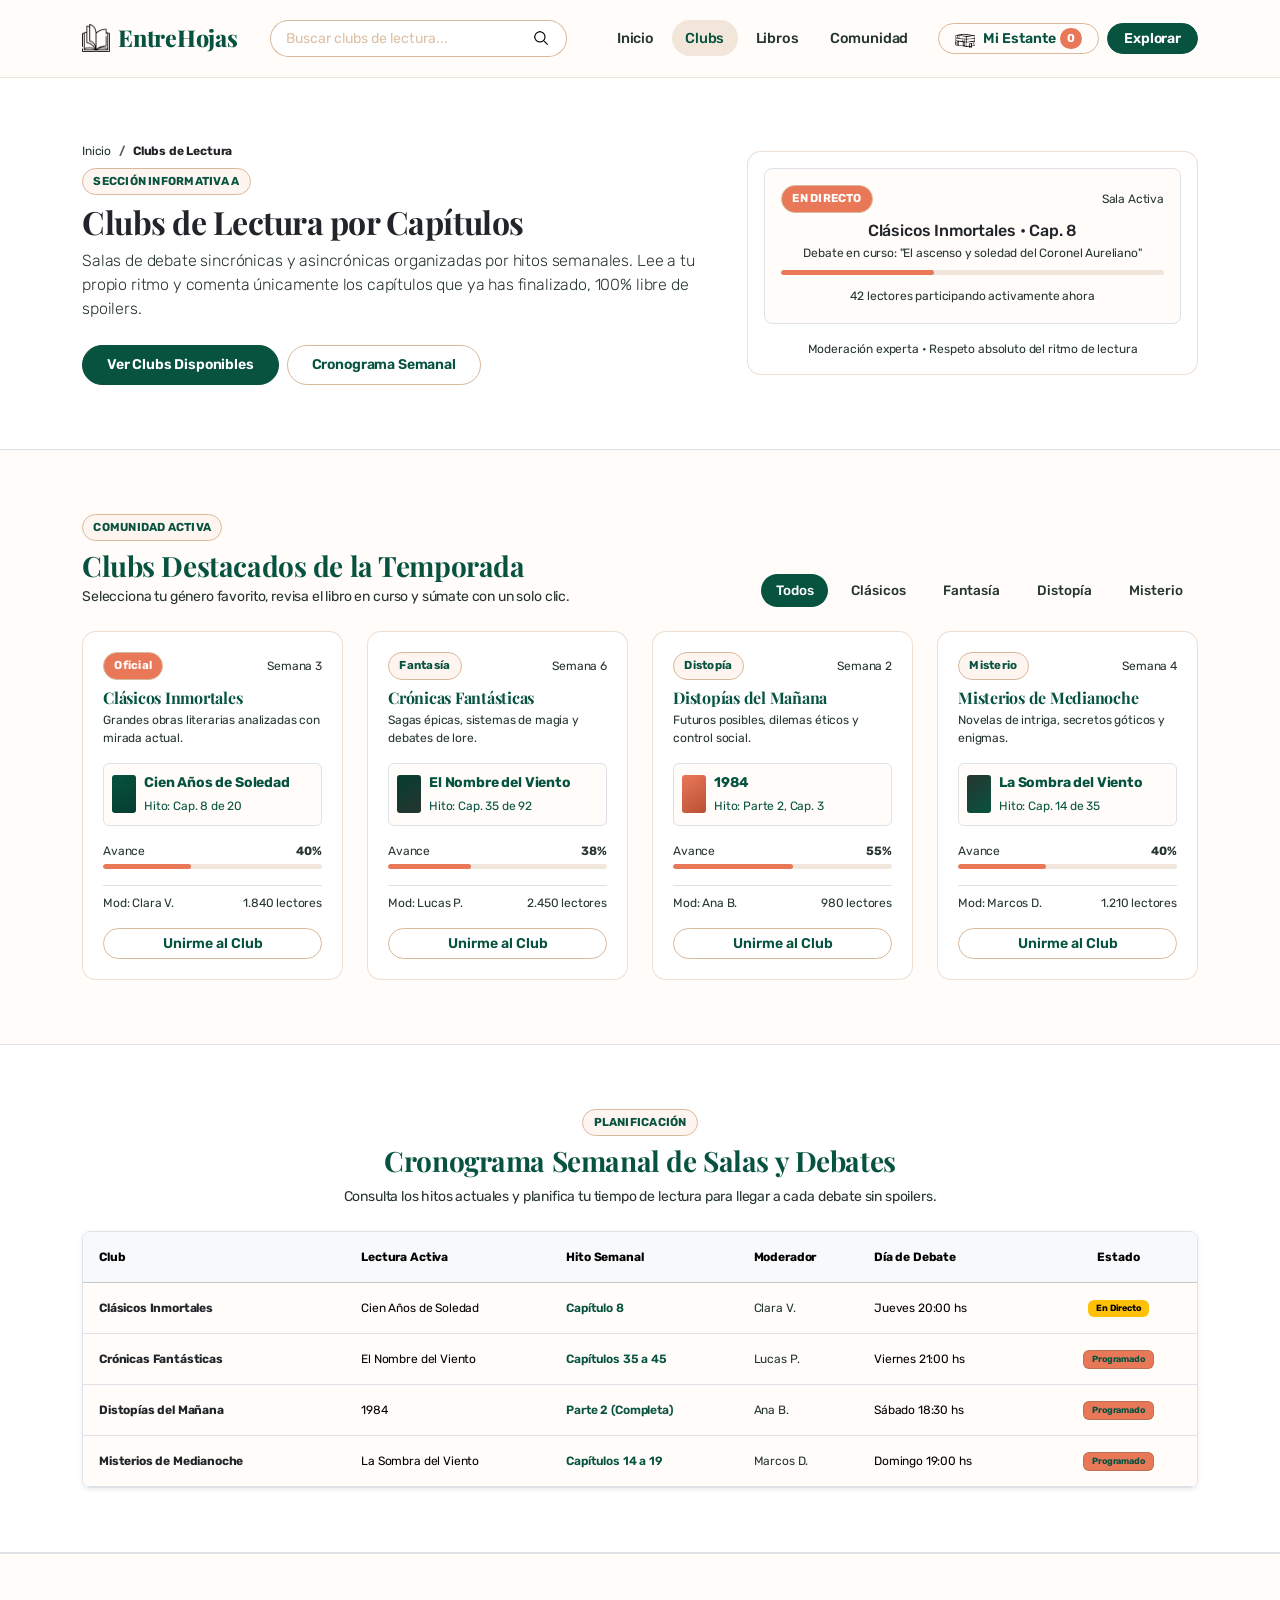
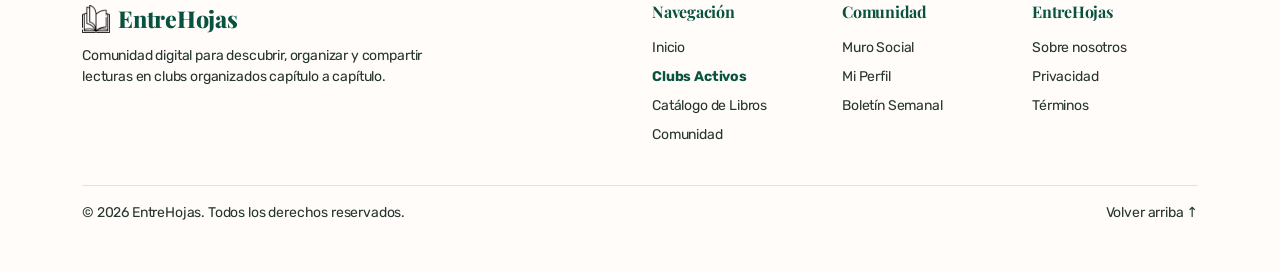
<file: biblioteca/html/clubs.html>
﻿<!DOCTYPE html>
<html lang="es">

<head>
  <meta charset="UTF-8">
  <meta name="viewport" content="width=device-width, initial-scale=1.0">
  <meta name="description"
    content="Clubs de Lectura en EntreHojas - Salas de debate sincronizadas por capítulos sin spoilers, calendario semanal y comunidad lectora.">
  <meta name="theme-color" content="#07533F">
  <title>Clubs de Lectura | EntreHojas</title>

  <!-- Preconexión a fuentes y CDNs -->
<link rel="preconnect" href="https://cdn.jsdelivr.net">

  <!-- Favicon -->
  <link rel="icon" type="image/png" href="../imgs/libro-abierto.png">

  <!-- Bootstrap 5.3 CSS -->
  <link href="https://cdn.jsdelivr.net/npm/bootstrap@5.3.3/dist/css/bootstrap.min.css" rel="stylesheet">

  <!-- Estilos propios minimalistas con tipografía Rubik Variable -->
  <link rel="stylesheet" href="../css/style.css">
</head>

<body class="bg-page">

  <!-- ============================================== -->
  <!-- 1. BARRA DE NAVEGACIÓN GLOBAL RESPONSIVA       -->
  <!-- ============================================== -->
  <header class="sticky-top navbar-minimal">
    <nav class="navbar navbar-expand-lg py-2 py-lg-3" aria-label="Navegación principal">
      <div class="container">

        <!-- Logotipo EntreHojas -->
        <a class="navbar-brand d-flex align-items-center gap-2 logo-brand text-decoration-none" href="../index.html">
          <img src="../imgs/libro-abierto.png" alt="Logo EntreHojas" class="logo-img" width="28" height="28">
          <span>Entre<span class="text-accent">Hojas</span></span>
        </a>

        <!-- Buscador integrado (escritorio y tablet) -->
        <form class="d-none d-md-flex search-minimal mx-lg-3 flex-grow-1" style="max-width: 320px;" role="search"
          id="form-busqueda" onsubmit="event.preventDefault(); buscarClub();">
          <div class="input-group">
            <input type="search" id="input-busqueda" class="form-control rounded-start-pill border-end-0"
              placeholder="Buscar clubs de lectura..." aria-label="Buscar clubs">
            <button class="btn btn-search rounded-end-pill px-3" type="submit" aria-label="Ejecutar búsqueda">
              <img src="../imgs/lupa.png" alt="Buscar" class="icon-search" width="18" height="18">
            </button>
          </div>
        </form>

        <!-- Botón hamburguesa responsive para móviles -->
        <button class="navbar-toggler border-0 shadow-none" type="button" data-bs-toggle="collapse"
          data-bs-target="#menuClubs" aria-controls="menuClubs" aria-expanded="false"
          aria-label="Abrir menú de navegación">
          <span class="navbar-toggler-icon"></span>
        </button>

        <!-- Menú colapsable con enlaces y acciones -->
        <div class="collapse navbar-collapse" id="menuClubs">
          <!-- Buscador exclusivo para móvil dentro del menú colapsable -->
          <div class="d-md-none my-3">
            <form role="search" onsubmit="event.preventDefault(); buscarClub();">
              <div class="input-group">
                <input type="search" class="form-control rounded-start-pill border-end-0"
                  placeholder="Buscar clubs de lectura..." aria-label="Buscar clubs en móvil"
                  oninput="const mainInput = document.getElementById('input-busqueda'); if(mainInput) { mainInput.value = this.value; }">
                <button class="btn btn-search rounded-end-pill px-3" type="submit" aria-label="Ejecutar búsqueda">
                  <img src="../imgs/lupa.png" alt="Buscar" class="icon-search" width="18" height="18">
                </button>
              </div>
            </form>
          </div>

          <ul class="navbar-nav ms-auto align-items-lg-center gap-lg-1 my-2 my-lg-0 text-center text-lg-start">
            <li class="nav-item">
              <a class="nav-link" href="../index.html">Inicio</a>
            </li>
            <li class="nav-item">
              <a class="nav-link active" aria-current="page" href="clubs.html">Clubs</a>
            </li>
            <li class="nav-item">
              <a class="nav-link" href="libros.html">Libros</a>
            </li>
            <li class="nav-item">
              <a class="nav-link" href="comunidad.html">Comunidad</a>
            </li>
          </ul>

          <!-- Acciones de usuario centradas en móvil -->
          <div class="d-flex align-items-center justify-content-center justify-content-lg-start gap-2 ms-lg-3 flex-nowrap flex-shrink-0 pt-2 pt-lg-0 mt-2 mt-lg-0">
            <button type="button" class="btn btn-outline-minimal px-3 py-1 d-flex align-items-center text-nowrap"
              id="btn-ver-estante" onclick="verEstanteria();" aria-label="Ver mi estante de lectura">
              <img src="../imgs/libro.png" alt="Estante" class="icon-estante me-1" width="20" height="20">
              <span class="ms-1">Mi Estante</span>
              <span class="shelf-badge" id="shelf-counter">0</span>
            </button>
            <a href="#clubs-grid" class="btn btn-dark-minimal px-3 py-1 text-nowrap">
              Explorar
            </a>
          </div>
        </div>

      </div>
    </nav>
  </header>

  <main>
    <!-- ============================================== -->
    <!-- 2. ENCABEZADO HERO DE LA SECCIÓN               -->
    <!-- ============================================== -->
    <section class="py-5 bg-white border-bottom">
      <div class="container py-lg-3 text-center text-lg-start">
        <div class="row align-items-center g-4">
          <div class="col-lg-7">
            <nav aria-label="breadcrumb">
              <ol class="breadcrumb text-xs mb-2 justify-content-center justify-content-lg-start">
                <li class="breadcrumb-item"><a href="../index.html" class="text-decoration-none text-muted">Inicio</a></li>
                <li class="breadcrumb-item active text-dark fw-bold" aria-current="page">Clubs de Lectura</li>
              </ol>
            </nav>
            <span class="badge-minimal mb-2">SECCIÓN INFORMATIVA A</span>
            <h1 class="h2 fw-bold text-dark mb-2">Clubs de Lectura por Capítulos</h1>
            <p class="text-muted lead fs-6 mb-4">
              Salas de debate sincrónicas y asincrónicas organizadas por hitos semanales. Lee a tu propio ritmo y comenta únicamente los capítulos que ya has finalizado, 100% libre de spoilers.
            </p>
            <div class="d-flex flex-wrap gap-2 justify-content-center justify-content-lg-start">
              <a href="#clubs-grid" class="btn btn-dark-minimal px-4 py-2">
                Ver Clubs Disponibles
              </a>
              <a href="#tabla-cronograma" class="btn btn-outline-minimal px-4 py-2">
                Cronograma Semanal
              </a>
            </div>
          </div>
          <div class="col-lg-5">
            <div class="card-minimal p-3 text-center">
              <div class="p-3 bg-page rounded-3 border mb-3">
                <div class="d-flex justify-content-between align-items-center mb-2">
                  <span class="badge-minimal badge-gold">EN DIRECTO</span>
                  <small class="text-muted text-xs">Sala Activa</small>
                </div>
                <strong class="h6 d-block mb-1 text-dark">Clásicos Inmortales &bull; Cap. 8</strong>
                <p class="text-muted text-xs mb-2">Debate en curso: "El ascenso y soledad del Coronel Aureliano"</p>
                <div class="progress-minimal mb-2" role="progressbar" aria-valuenow="40" aria-valuemin="0" aria-valuemax="100">
                  <div class="progress-minimal-bar" style="width: 40%;"></div>
                </div>
                <small class="text-muted text-xs">42 lectores participando activamente ahora</small>
              </div>
              <small class="text-muted text-xs d-block">
                Moderación experta &bull; Respeto absoluto del ritmo de lectura
              </small>
            </div>
          </div>
        </div>
      </div>
    </section>

    <!-- ============================================== -->
    <!-- 3. CUADRÍCULA DE CLUBS CON FILTROS             -->
    <!-- ============================================== -->
    <section class="py-5 bg-page border-bottom" id="clubs-grid">
      <div class="container py-lg-3">

        <!-- Encabezado y Filtros por Categoría -->
        <div class="d-flex flex-column flex-md-row justify-content-between align-items-md-end mb-4 gap-3">
          <div>
            <span class="badge-minimal mb-2">COMUNIDAD ACTIVA</span>
            <h2 class="section-heading h3 mb-1">Clubs Destacados de la Temporada</h2>
            <p class="text-muted small mb-0">
              Selecciona tu género favorito, revisa el libro en curso y súmate con un solo clic.
            </p>
          </div>

          <!-- Píldoras de filtro -->
          <div class="d-flex gap-1 gap-sm-2 flex-wrap justify-content-center justify-content-md-end" id="club-filters" role="tablist">
            <button type="button" class="filter-tab-pill active" onclick="filtrarClubs('todos', this);">Todos</button>
            <button type="button" class="filter-tab-pill" onclick="filtrarClubs('clasicos', this);">Clásicos</button>
            <button type="button" class="filter-tab-pill" onclick="filtrarClubs('fantasia', this);">Fantasía</button>
            <button type="button" class="filter-tab-pill" onclick="filtrarClubs('distopia', this);">Distopía</button>
            <button type="button" class="filter-tab-pill" onclick="filtrarClubs('misterio', this);">Misterio</button>
          </div>
        </div>

        <!-- Tarjetas de Clubs -->
        <div class="row g-4" id="clubs-container">

          <!-- Club 1: Clásicos -->
          <div class="col-12 col-md-6 col-lg-3 club-item" data-category="clasicos">
            <article class="club-minimal-card h-100">
              <div>
                <div class="d-flex justify-content-between align-items-center mb-2">
                  <span class="badge-minimal badge-gold">Oficial</span>
                  <small class="text-muted text-xs">Semana 3</small>
                </div>
                <h3 class="h6 fw-bold mb-1 club-title">Clásicos Inmortales</h3>
                <p class="text-muted text-xs mb-3">Grandes obras literarias analizadas con mirada actual.</p>

                <div class="d-flex align-items-center gap-2 p-2 rounded-2 bg-page mb-3 border">
                  <div class="mini-book-spine cover-marron" aria-hidden="true"></div>
                  <div class="overflow-hidden">
                    <strong class="d-block small text-truncate">Cien Años de Soledad</strong>
                    <span class="text-accent text-xs">Hito: Cap. 8 de 20</span>
                  </div>
                </div>

                <div class="mb-3">
                  <div class="d-flex justify-content-between text-xs text-muted mb-1">
                    <span>Avance</span>
                    <strong>40%</strong>
                  </div>
                  <div class="progress-minimal" role="progressbar" aria-valuenow="40" aria-valuemin="0" aria-valuemax="100">
                    <div class="progress-minimal-bar" style="width: 40%;"></div>
                  </div>
                </div>
              </div>

              <div>
                <div class="d-flex justify-content-between align-items-center text-xs text-muted pt-2 border-top mb-3">
                  <span>Mod: Clara V.</span>
                  <span><span class="members-count">1.840</span> lectores</span>
                </div>
                <button type="button" class="btn btn-outline-minimal w-100 py-1"
                  onclick="unirseClub(this, 'Clásicos Inmortales');">
                  Unirme al Club
                </button>
              </div>
            </article>
          </div>

          <!-- Club 2: Fantasía -->
          <div class="col-12 col-md-6 col-lg-3 club-item" data-category="fantasia">
            <article class="club-minimal-card h-100">
              <div>
                <div class="d-flex justify-content-between align-items-center mb-2">
                  <span class="badge-minimal">Fantasía</span>
                  <small class="text-muted text-xs">Semana 6</small>
                </div>
                <h3 class="h6 fw-bold mb-1 club-title">Crónicas Fantásticas</h3>
                <p class="text-muted text-xs mb-3">Sagas épicas, sistemas de magia y debates de lore.</p>

                <div class="d-flex align-items-center gap-2 p-2 rounded-2 bg-page mb-3 border">
                  <div class="mini-book-spine cover-verde" aria-hidden="true"></div>
                  <div class="overflow-hidden">
                    <strong class="d-block small text-truncate">El Nombre del Viento</strong>
                    <span class="text-accent text-xs">Hito: Cap. 35 de 92</span>
                  </div>
                </div>

                <div class="mb-3">
                  <div class="d-flex justify-content-between text-xs text-muted mb-1">
                    <span>Avance</span>
                    <strong>38%</strong>
                  </div>
                  <div class="progress-minimal" role="progressbar" aria-valuenow="38" aria-valuemin="0" aria-valuemax="100">
                    <div class="progress-minimal-bar" style="width: 38%;"></div>
                  </div>
                </div>
              </div>

              <div>
                <div class="d-flex justify-content-between align-items-center text-xs text-muted pt-2 border-top mb-3">
                  <span>Mod: Lucas P.</span>
                  <span><span class="members-count">2.450</span> lectores</span>
                </div>
                <button type="button" class="btn btn-outline-minimal w-100 py-1"
                  onclick="unirseClub(this, 'Crónicas Fantásticas');">
                  Unirme al Club
                </button>
              </div>
            </article>
          </div>

          <!-- Club 3: Distopía -->
          <div class="col-12 col-md-6 col-lg-3 club-item" data-category="distopia">
            <article class="club-minimal-card h-100">
              <div>
                <div class="d-flex justify-content-between align-items-center mb-2">
                  <span class="badge-minimal">Distopía</span>
                  <small class="text-muted text-xs">Semana 2</small>
                </div>
                <h3 class="h6 fw-bold mb-1 club-title">Distopías del Mañana</h3>
                <p class="text-muted text-xs mb-3">Futuros posibles, dilemas éticos y control social.</p>

                <div class="d-flex align-items-center gap-2 p-2 rounded-2 bg-page mb-3 border">
                  <div class="mini-book-spine cover-azul" aria-hidden="true"></div>
                  <div class="overflow-hidden">
                    <strong class="d-block small text-truncate">1984</strong>
                    <span class="text-accent text-xs">Hito: Parte 2, Cap. 3</span>
                  </div>
                </div>

                <div class="mb-3">
                  <div class="d-flex justify-content-between text-xs text-muted mb-1">
                    <span>Avance</span>
                    <strong>55%</strong>
                  </div>
                  <div class="progress-minimal" role="progressbar" aria-valuenow="55" aria-valuemin="0" aria-valuemax="100">
                    <div class="progress-minimal-bar" style="width: 55%;"></div>
                  </div>
                </div>
              </div>

              <div>
                <div class="d-flex justify-content-between align-items-center text-xs text-muted pt-2 border-top mb-3">
                  <span>Mod: Ana B.</span>
                  <span><span class="members-count">980</span> lectores</span>
                </div>
                <button type="button" class="btn btn-outline-minimal w-100 py-1"
                  onclick="unirseClub(this, 'Distopías del Mañana');">
                  Unirme al Club
                </button>
              </div>
            </article>
          </div>

          <!-- Club 4: Misterio -->
          <div class="col-12 col-md-6 col-lg-3 club-item" data-category="misterio">
            <article class="club-minimal-card h-100">
              <div>
                <div class="d-flex justify-content-between align-items-center mb-2">
                  <span class="badge-minimal">Misterio</span>
                  <small class="text-muted text-xs">Semana 4</small>
                </div>
                <h3 class="h6 fw-bold mb-1 club-title">Misterios de Medianoche</h3>
                <p class="text-muted text-xs mb-3">Novelas de intriga, secretos góticos y enigmas.</p>

                <div class="d-flex align-items-center gap-2 p-2 rounded-2 bg-page mb-3 border">
                  <div class="mini-book-spine cover-vino" aria-hidden="true"></div>
                  <div class="overflow-hidden">
                    <strong class="d-block small text-truncate">La Sombra del Viento</strong>
                    <span class="text-accent text-xs">Hito: Cap. 14 de 35</span>
                  </div>
                </div>

                <div class="mb-3">
                  <div class="d-flex justify-content-between text-xs text-muted mb-1">
                    <span>Avance</span>
                    <strong>40%</strong>
                  </div>
                  <div class="progress-minimal" role="progressbar" aria-valuenow="40" aria-valuemin="0" aria-valuemax="100">
                    <div class="progress-minimal-bar" style="width: 40%;"></div>
                  </div>
                </div>
              </div>

              <div>
                <div class="d-flex justify-content-between align-items-center text-xs text-muted pt-2 border-top mb-3">
                  <span>Mod: Marcos D.</span>
                  <span><span class="members-count">1.210</span> lectores</span>
                </div>
                <button type="button" class="btn btn-outline-minimal w-100 py-1"
                  onclick="unirseClub(this, 'Misterios de Medianoche');">
                  Unirme al Club
                </button>
              </div>
            </article>
          </div>

        </div>
      </div>
    </section>

    <!-- ============================================== -->
    <!-- 4. TABLA COMPARATIVA Y CRONOGRAMA SEMANAL      -->
    <!-- ============================================== -->
    <section class="py-5 bg-white border-bottom" id="tabla-cronograma">
      <div class="container py-lg-3">
        <div class="text-center col-lg-8 mx-auto mb-4">
          <span class="badge-minimal mb-2">PLANIFICACIÓN</span>
          <h2 class="section-heading h3 mb-2">Cronograma Semanal de Salas y Debates</h2>
          <p class="text-muted small mb-0">
            Consulta los hitos actuales y planifica tu tiempo de lectura para llegar a cada debate sin spoilers.
          </p>
        </div>

        <!-- Tabla responsiva de Bootstrap -->
        <div class="table-responsive rounded-3 border shadow-sm">
          <table class="table table-hover align-middle mb-0 bg-white text-xs text-md-small">
            <thead class="table-light">
              <tr>
                <th scope="col" class="py-3 px-3">Club</th>
                <th scope="col" class="py-3 px-2">Lectura Activa</th>
                <th scope="col" class="py-3 px-2">Hito Semanal</th>
                <th scope="col" class="py-3 px-2">Moderador</th>
                <th scope="col" class="py-3 px-2">Día de Debate</th>
                <th scope="col" class="py-3 px-3 text-center">Estado</th>
              </tr>
            </thead>
            <tbody>
              <tr>
                <td class="px-3 py-3 fw-bold text-dark">Clásicos Inmortales</td>
                <td class="px-2">Cien Años de Soledad</td>
                <td class="px-2 text-accent fw-semibold">Capítulo 8</td>
                <td class="px-2 text-muted">Clara V.</td>
                <td class="px-2">Jueves 20:00 hs</td>
                <td class="px-3 text-center"><span class="badge text-bg-warning px-2 py-1">En Directo</span></td>
              </tr>
              <tr>
                <td class="px-3 py-3 fw-bold text-dark">Crónicas Fantásticas</td>
                <td class="px-2">El Nombre del Viento</td>
                <td class="px-2 text-accent fw-semibold">Capítulos 35 a 45</td>
                <td class="px-2 text-muted">Lucas P.</td>
                <td class="px-2">Viernes 21:00 hs</td>
                <td class="px-3 text-center"><span class="badge text-bg-light border text-accent px-2 py-1">Programado</span></td>
              </tr>
              <tr>
                <td class="px-3 py-3 fw-bold text-dark">Distopías del Mañana</td>
                <td class="px-2">1984</td>
                <td class="px-2 text-accent fw-semibold">Parte 2 (Completa)</td>
                <td class="px-2 text-muted">Ana B.</td>
                <td class="px-2">Sábado 18:30 hs</td>
                <td class="px-3 text-center"><span class="badge text-bg-light border text-accent px-2 py-1">Programado</span></td>
              </tr>
              <tr>
                <td class="px-3 py-3 fw-bold text-dark">Misterios de Medianoche</td>
                <td class="px-2">La Sombra del Viento</td>
                <td class="px-2 text-accent fw-semibold">Capítulos 14 a 19</td>
                <td class="px-2 text-muted">Marcos D.</td>
                <td class="px-2">Domingo 19:00 hs</td>
                <td class="px-3 text-center"><span class="badge text-bg-light border text-accent px-2 py-1">Programado</span></td>
              </tr>
            </tbody>
          </table>
        </div>
      </div>
    </section>
  </main>

  <!-- ============================================== -->
  <!-- 5. PIE DE PÁGINA                              -->
  <!-- ============================================== -->
  <footer class="py-5 bg-page border-top">
    <div class="container">
      <div class="row g-4 mb-4">

        <div class="col-lg-5">
          <a class="d-flex align-items-center gap-2 logo-brand mb-2 text-decoration-none" href="../index.html">
            <img src="../imgs/libro-abierto.png" alt="Logo EntreHojas" class="logo-img" width="28" height="28">
            <span>Entre<span class="text-accent">Hojas</span></span>
          </a>
          <p class="text-muted small mb-0 col-lg-10">
            Comunidad digital para descubrir, organizar y compartir lecturas en clubs organizados capítulo a capítulo.
          </p>
        </div>

        <div class="col-6 col-lg-2 offset-lg-1">
          <h4 class="h6 fw-bold mb-3">Navegación</h4>
          <ul class="list-unstyled small d-flex flex-column gap-2 text-muted">
            <li><a href="../index.html" class="text-decoration-none text-muted">Inicio</a></li>
            <li><a href="clubs.html" class="text-accent fw-bold text-decoration-none">Clubs Activos</a></li>
            <li><a href="libros.html" class="text-decoration-none text-muted">Catálogo de Libros</a></li>
            <li><a href="comunidad.html" class="text-decoration-none text-muted">Comunidad</a></li>
          </ul>
        </div>

        <div class="col-6 col-lg-2">
          <h4 class="h6 fw-bold mb-3">Comunidad</h4>
          <ul class="list-unstyled small d-flex flex-column gap-2 text-muted">
            <li><a href="comunidad.html" class="text-decoration-none text-muted">Muro Social</a></li>
            <li><a href="comunidad.html" class="text-decoration-none text-muted">Mi Perfil</a></li>
            <li><a href="../index.html#newsletter-sec" class="text-decoration-none text-muted">Boletín Semanal</a></li>
          </ul>
        </div>

        <div class="col-12 col-sm-6 col-lg-2">
          <h4 class="h6 fw-bold mb-3">EntreHojas</h4>
          <ul class="list-unstyled small d-flex flex-column gap-2 text-muted">
            <li><a href="#" class="text-decoration-none text-muted">Sobre nosotros</a></li>
            <li><a href="#" class="text-decoration-none text-muted">Privacidad</a></li>
            <li><a href="#" class="text-decoration-none text-muted">Términos</a></li>
          </ul>
        </div>

      </div>

      <div class="border-top pt-3 d-flex flex-column flex-sm-row justify-content-between align-items-center text-muted small gap-2">
        <div>&copy; 2026 EntreHojas. Todos los derechos reservados.</div>
        <div class="d-flex gap-3">
          <a href="#" class="text-muted text-decoration-none">Volver arriba &uarr;</a>
        </div>
      </div>
    </div>
  </footer>

  <!-- Panel lateral Offcanvas "Mi Estante" -->
  <div class="offcanvas offcanvas-end" tabindex="-1" id="offcanvasEstante" aria-labelledby="offcanvasEstanteLabel">
    <div class="offcanvas-header border-bottom">
      <h5 class="offcanvas-title fw-bold d-flex align-items-center gap-2" id="offcanvasEstanteLabel">
        <img src="../imgs/libro.png" alt="Estante" class="icon-estante" width="22" height="22">
        <span>Mi Estante de Lectura</span>
      </h5>
      <button type="button" class="btn-close shadow-none" data-bs-dismiss="offcanvas" aria-label="Cerrar"></button>
    </div>
    <div class="offcanvas-body d-flex flex-column justify-content-between">
      <div id="estante-items-list" class="d-flex flex-column gap-3"></div>
      <div class="pt-3 border-top mt-auto">
        <small class="text-muted d-block text-center mb-2">Tus libros se guardan automáticamente en tu navegador.</small>
        <button type="button" class="btn btn-outline-minimal w-100 py-1" data-bs-dismiss="offcanvas">
          Seguir explorando
        </button>
      </div>
    </div>
  </div>

  <!-- Notificación Toast Minimalista -->
  <div class="toast-minimal" id="minimal-toast" role="alert" aria-live="assertive">
    <span id="toast-message">Notificación</span>
  </div>

  <!-- Bootstrap 5.3 Bundle con JavaScript -->
  <script src="https://cdn.jsdelivr.net/npm/bootstrap@5.3.3/dist/js/bootstrap.bundle.min.js"></script>

  <!-- Lógica Interactiva -->
  <script>
    const STORAGE_KEY_SHELF = 'entrehojas_user_shelf';
    const STORAGE_KEY_CLUBS = 'entrehojas_user_clubs';
    let estanteItems = [];
    let clubsUnidos = [];

    try {
      const savedShelf = localStorage.getItem(STORAGE_KEY_SHELF);
      if (savedShelf) estanteItems = JSON.parse(savedShelf);

      const savedClubs = localStorage.getItem(STORAGE_KEY_CLUBS);
      if (savedClubs) clubsUnidos = JSON.parse(savedClubs);
    } catch (e) {
      console.warn('LocalStorage error:', e);
    }

    function mostrarToast(mensaje) {
      const toast = document.getElementById('minimal-toast');
      const toastMsg = document.getElementById('toast-message');
      if (!toast || !toastMsg) return;
      toastMsg.textContent = mensaje;
      toast.classList.add('show');
      clearTimeout(window.toastTimer);
      window.toastTimer = setTimeout(() => {
        toast.classList.remove('show');
      }, 3000);
    }

    function sincronizarEstante() {
      const counterEl = document.getElementById('shelf-counter');
      if (counterEl) counterEl.textContent = estanteItems.length;
    }

    function verEstanteria() {
      const listContainer = document.getElementById('estante-items-list');
      if (!listContainer) return;

      if (estanteItems.length === 0) {
        listContainer.innerHTML = `
          <div class="text-center py-5 text-muted">
            <img src="../imgs/libro.png" alt="" style="width: 40px; height: 40px; opacity: 0.6;" class="d-block mx-auto mb-2">
            <p class="small mb-1">Tu estante de lectura está vacío.</p>
            <small class="text-xs">Ve a la sección de Libros y haz clic en "+ Quiero leer".</small>
          </div>
        `;
      } else {
        listContainer.innerHTML = estanteItems.map(book => `
          <div class="d-flex justify-content-between align-items-center p-2 rounded-2 bg-page border">
            <div class="d-flex align-items-center gap-2 overflow-hidden">
              <span class="text-accent" aria-hidden="true">&#128214;</span>
              <strong class="small text-truncate">${book}</strong>
            </div>
            <button type="button" class="btn btn-sm btn-link text-danger text-decoration-none p-0 px-2"
              onclick="quitarDeEstante('${book}');" title="Quitar de mi estante">
              &times;
            </button>
          </div>
        `).join('');
      }

      const offcanvasEl = document.getElementById('offcanvasEstante');
      if (offcanvasEl) {
        bootstrap.Offcanvas.getOrCreateInstance(offcanvasEl).show();
      }
    }

    function quitarDeEstante(bookTitle) {
      estanteItems = estanteItems.filter(item => item !== bookTitle);
      try {
        localStorage.setItem(STORAGE_KEY_SHELF, JSON.stringify(estanteItems));
      } catch (e) {}
      sincronizarEstante();
      verEstanteria();
      mostrarToast(`"${bookTitle}" eliminado de tu estante.`);
    }

    function unirseClub(btn, clubNombre) {
      if (clubsUnidos.includes(clubNombre)) {
        clubsUnidos = clubsUnidos.filter(c => c !== clubNombre);
        btn.classList.remove('btn-dark-minimal');
        btn.classList.add('btn-outline-minimal');
        btn.textContent = 'Unirme al Club';
        mostrarToast(`Has salido del club "${clubNombre}".`);
      } else {
        clubsUnidos.push(clubNombre);
        btn.classList.remove('btn-outline-minimal');
        btn.classList.add('btn-dark-minimal');
        btn.innerHTML = '&#10003; Miembro activo';
        mostrarToast(`¡Bienvenido al club "${clubNombre}"!`);
      }
      try {
        localStorage.setItem(STORAGE_KEY_CLUBS, JSON.stringify(clubsUnidos));
      } catch (e) {}
    }

    function sincronizarClubs() {
      document.querySelectorAll('#clubs-container .club-item').forEach(card => {
        const title = card.querySelector('.club-title')?.textContent.trim();
        const btn = card.querySelector('button');
        if (title && btn && clubsUnidos.includes(title)) {
          btn.classList.remove('btn-outline-minimal');
          btn.classList.add('btn-dark-minimal');
          btn.innerHTML = '&#10003; Miembro activo';
        }
      });
    }

    function filtrarClubs(cat, btn) {
      document.querySelectorAll('#club-filters .filter-tab-pill').forEach(b => b.classList.remove('active'));
      if (btn) btn.classList.add('active');
      const items = document.querySelectorAll('#clubs-container .club-item');
      items.forEach(item => {
        if (cat === 'todos' || item.getAttribute('data-category') === cat) {
          item.classList.remove('d-none');
        } else {
          item.classList.add('d-none');
        }
      });
    }

    function buscarClub() {
      const q = (document.getElementById('input-busqueda')?.value || '').toLowerCase().trim();
      const items = document.querySelectorAll('#clubs-container .club-item');
      let matches = 0;
      items.forEach(item => {
        const text = item.textContent.toLowerCase();
        if (!q || text.includes(q)) {
          item.classList.remove('d-none');
          matches++;
        } else {
          item.classList.add('d-none');
        }
      });
      if (q) mostrarToast(`Clubs: ${matches} resultado(s) encontrado(s).`);
    }

    document.addEventListener('DOMContentLoaded', () => {
      sincronizarEstante();
      sincronizarClubs();
    });
  </script>
</body>
</html>
</file>
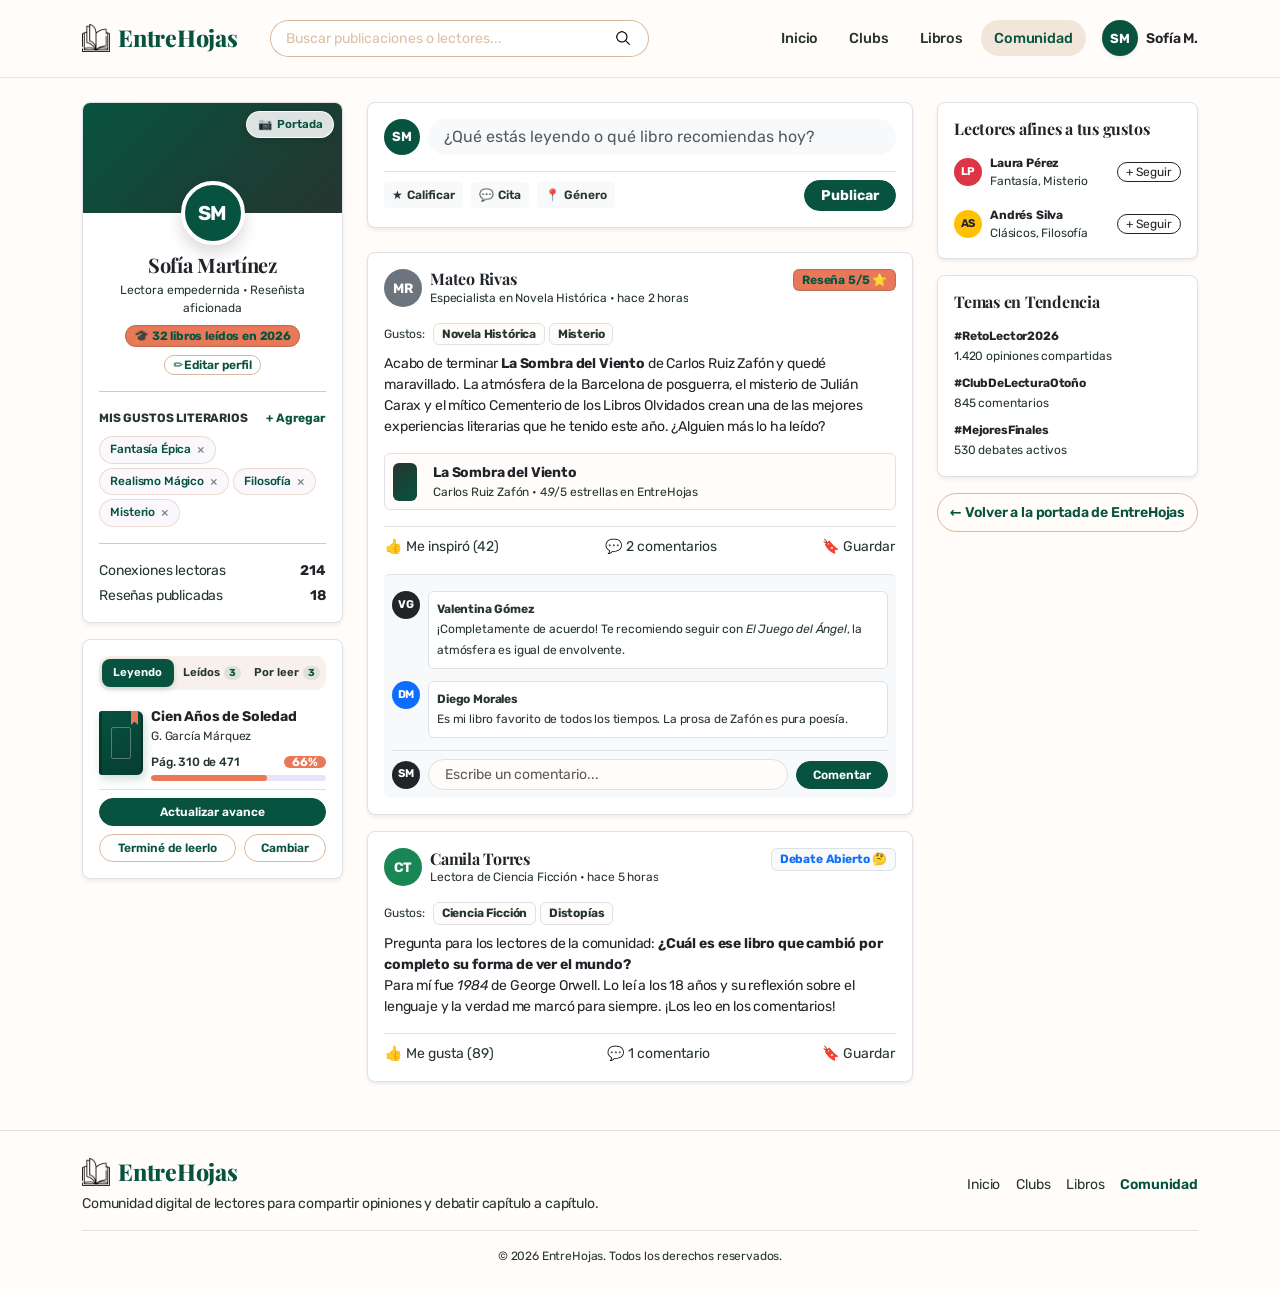
<file: biblioteca/html/comunidad.html>
﻿<!DOCTYPE html>
<html lang="es">

<head>
  <meta charset="UTF-8">
  <meta name="viewport" content="width=device-width, initial-scale=1.0">
  <meta name="description"
    content="Comunidad EntreHojas - Red social de lectores para compartir opiniones, reseñas y gustos literarios.">
  <meta name="theme-color" content="#07533F">
  <title>Comunidad de Lectores | EntreHojas</title>

  <!-- Preconexión a fuentes y CDNs -->
<link rel="preconnect" href="https://cdn.jsdelivr.net">

  <!-- Favicon -->
  <link rel="icon" type="image/png" href="../imgs/libro-abierto.png">

  <!-- Bootstrap 5.3 CSS -->
  <link href="https://cdn.jsdelivr.net/npm/bootstrap@5.3.3/dist/css/bootstrap.min.css" rel="stylesheet">

  <!-- Estilos propios de EntreHojas con tipografía Rubik Variable -->
  <link rel="stylesheet" href="../css/style.css">
</head>

<body class="bg-page">

  <!-- ============================================== -->
  <!-- 1. BARRA DE NAVEGACIÓN PRINCIPAL RESPONSIVA -->
  <!-- ============================================== -->
  <header class="sticky-top navbar-minimal">
    <nav class="navbar navbar-expand-lg py-2 py-lg-3" aria-label="Navegación principal">
      <div class="container">

        <!-- Logotipo EntreHojas -->
        <a class="navbar-brand d-flex align-items-center gap-2 logo-brand text-decoration-none" href="../index.html">
          <img src="../imgs/libro-abierto.png" alt="Logo EntreHojas" class="logo-img" width="28" height="28">
          <span>Entre<span class="text-accent">Hojas</span></span>
        </a>

        <!-- Buscador integrado (escritorio y tablet) -->
        <form class="d-none d-md-flex search-minimal mx-lg-3 flex-grow-1" style="max-width: 380px;" role="search"
          id="form-search-comunidad" onsubmit="event.preventDefault(); filtrarFeed(document.getElementById('search-feed-input').value);">
          <div class="input-group">
            <input type="search" id="search-feed-input" class="form-control rounded-start-pill border-end-0"
              placeholder="Buscar publicaciones o lectores..." aria-label="Buscar en la comunidad"
              oninput="filtrarFeed(this.value);">
            <button class="btn btn-search rounded-end-pill px-3" type="submit" aria-label="Ejecutar búsqueda">
              <img src="../imgs/lupa.png" alt="Buscar" class="icon-search" width="18" height="18">
            </button>
          </div>
        </form>

        <!-- Botón hamburguesa responsive para móviles -->
        <button class="navbar-toggler border-0 shadow-none" type="button" data-bs-toggle="collapse"
          data-bs-target="#menuComunidad" aria-controls="menuComunidad" aria-expanded="false"
          aria-label="Abrir menú de navegación">
          <span class="navbar-toggler-icon"></span>
        </button>

        <!-- Menú colapsable con enlaces y acciones -->
        <div class="collapse navbar-collapse" id="menuComunidad">
          <!-- Buscador exclusivo para móvil dentro del menú colapsable -->
          <div class="d-md-none my-3">
            <form role="search" onsubmit="event.preventDefault(); filtrarFeed(this.querySelector('input').value);">
              <div class="input-group">
                <input type="search" class="form-control rounded-start-pill border-end-0"
                  placeholder="Buscar publicaciones o lectores..." aria-label="Buscar en móvil"
                  oninput="filtrarFeed(this.value);">
                <button class="btn btn-search rounded-end-pill px-3" type="submit" aria-label="Buscar">
                  <img src="../imgs/lupa.png" alt="Buscar" class="icon-search" width="18" height="18">
                </button>
              </div>
            </form>
          </div>

          <ul class="navbar-nav ms-auto align-items-lg-center gap-lg-1 my-2 my-lg-0 text-center text-lg-start">
            <li class="nav-item">
              <a class="nav-link" href="../index.html">Inicio</a>
            </li>
            <li class="nav-item">
              <a class="nav-link" href="clubs.html">Clubs</a>
            </li>
            <li class="nav-item">
              <a class="nav-link" href="libros.html">Libros</a>
            </li>
            <li class="nav-item">
              <a class="nav-link active" aria-current="page" href="comunidad.html">Comunidad</a>
            </li>
          </ul>

          <!-- Perfil del usuario activo -->
          <div class="d-flex align-items-center justify-content-center justify-content-lg-start gap-2 ms-lg-3 flex-nowrap flex-shrink-0 pt-2 pt-lg-0 mt-2 mt-lg-0">
            <div class="user-avatar-sm rounded-circle d-flex align-items-center justify-content-center text-white fw-bold shadow-sm"
              title="Perfil activo: Sofía Martínez">
              SM
            </div>
            <span class="d-none d-xl-inline fw-semibold small text-dark">Sofía M.</span>
          </div>
        </div>

      </div>
    </nav>
  </header>

  <!-- ============================================== -->
  <!-- 2. CONTENIDO PRINCIPAL (3 COLUMNAS RESPONSIVAS)-->
  <!-- ============================================== -->
  <main class="py-3 py-md-4">
    <div class="container">
      <div class="row g-3 g-lg-4">

        <!-- -------------------------------------------- -->
        <!-- COLUMNA IZQUIERDA: PERFIL DEL LECTOR        -->
        <!-- -------------------------------------------- -->
        <aside class="col-12 col-md-5 col-lg-4 col-xl-3">

          <!-- Tarjeta de perfil completa con contenedor .card -->
          <div class="card border shadow-sm rounded-3 bg-white mb-3 overflow-hidden">
            <!-- Portada / Banner personalizable -->
            <div class="profile-banner position-relative" id="profile-banner">
              <!-- Botón flotante para cambiar el fondo de portada -->
              <div class="dropdown position-absolute top-0 end-0 m-2">
                <button class="btn-change-banner dropdown-toggle" type="button" id="dropdownBannerBtn"
                  data-bs-toggle="dropdown" aria-expanded="false" title="Cambiar imagen de portada">
                  <span aria-hidden="true">&#128247;</span>
                  <span>Portada</span>
                </button>
                <ul class="dropdown-menu dropdown-menu-end shadow border p-2 text-xs"
                  aria-labelledby="dropdownBannerBtn" style="min-width: 220px; border-radius: 12px;">
                  <li>
                    <button class="dropdown-item rounded-2 py-2 d-flex align-items-center gap-2 fw-semibold"
                      type="button" onclick="document.getElementById('banner-file-input').click();">
                      <span aria-hidden="true">&#128194;</span> Subir mi imagen...
                    </button>
                  </li>
                  <li>
                    <hr class="dropdown-divider my-1">
                  </li>
                  <li class="dropdown-header text-muted text-xs px-2 py-1">FONDOS PREDEFINIDOS</li>
                  <li>
                    <button class="dropdown-item rounded-2 py-1 d-flex align-items-center gap-2" type="button"
                      onclick="cambiarFondoPreset('biblioteca');">
                      <span aria-hidden="true">&#128218;</span> Biblioteca Cálida
                    </button>
                  </li>
                  <li>
                    <button class="dropdown-item rounded-2 py-1 d-flex align-items-center gap-2" type="button"
                      onclick="cambiarFondoPreset('noche');">
                      <span aria-hidden="true">&#127756;</span> Noche Estrellada
                    </button>
                  </li>
                  <li>
                    <button class="dropdown-item rounded-2 py-1 d-flex align-items-center gap-2" type="button"
                      onclick="cambiarFondoPreset('aurora');">
                      <span aria-hidden="true">&#10024;</span> Lavanda &amp; Oro
                    </button>
                  </li>
                  <li>
                    <hr class="dropdown-divider my-1">
                  </li>
                  <li>
                    <button class="dropdown-item rounded-2 py-1 text-danger d-flex align-items-center gap-2"
                      type="button" onclick="cambiarFondoPreset('reset');">
                      <span aria-hidden="true">&#8634;</span> Restablecer original
                    </button>
                  </li>
                </ul>
              </div>
              <input type="file" id="banner-file-input" accept="image/*" class="d-none"
                onchange="subirImagenBanner(event);">
            </div>

            <!-- Cuerpo del perfil centrado y editable -->
            <div class="card-body text-center pt-0 position-relative pb-3 px-3">
              <div
                class="user-avatar-lg rounded-circle mx-auto d-flex align-items-center justify-content-center text-white fw-bold shadow">
                SM
              </div>
              <h1 class="h5 fw-bold mt-2 mb-1 text-dark" id="profile-display-name">Sofía Martínez</h1>
              <p class="text-muted text-xs mb-2" id="profile-display-bio">Lectora empedernida &bull; Reseñista aficionada</p>
              
              <div class="d-flex align-items-center justify-content-center gap-2 mb-2 flex-wrap">
                <span class="badge text-bg-light border text-accent px-2 py-1 rounded-pill text-xs" id="profile-display-goal">
                  &#127891; 32 libros leídos en 2026
                </span>
                <button type="button" class="btn btn-sm btn-outline-minimal py-0 px-2 rounded-pill text-xs"
                  onclick="abrirModalEditarPerfil();" title="Editar mi información de perfil">
                  <span aria-hidden="true">&#9999;&#65039;</span> Editar perfil
                </button>
              </div>

              <hr class="my-3">

              <!-- Gustos literarios del usuario con capacidad de agregar y quitar -->
              <div class="text-start">
                <div class="d-flex justify-content-between align-items-center mb-2">
                  <span class="text-xs text-uppercase fw-bold text-muted">
                    Mis Gustos Literarios
                  </span>
                  <button type="button" class="btn btn-sm btn-link p-0 text-accent text-decoration-none text-xs fw-bold"
                    onclick="toggleCajaNuevoGenero();" title="Agregar un nuevo género favorito">
                    + Agregar
                  </button>
                </div>

                <!-- Campo para agregar nuevo género (desplegable) -->
                <div id="caja-nuevo-genero" class="d-none mb-2">
                  <div class="input-group input-group-sm">
                    <input type="text" id="input-nuevo-genero" class="form-control rounded-start-pill text-xs px-2"
                      placeholder="Nuevo género (ej: Poesía)..."
                      onkeydown="if(event.key==='Enter'){event.preventDefault(); guardarNuevoGenero();}">
                    <button class="btn btn-dark-minimal rounded-end-pill px-3 text-xs fw-bold" type="button"
                      onclick="guardarNuevoGenero();">
                      Añadir
                    </button>
                  </div>
                </div>

                <!-- Lista dinámica de gustos literarios -->
                <div class="d-flex flex-wrap gap-1 justify-content-start" id="lista-gustos-literarios">
                  <!-- Se renderizan dinámicamente con botón eliminar -->
                </div>
              </div>

              <hr class="my-3">

              <!-- Estadísticas rápidas -->
              <div class="d-flex justify-content-between text-start small text-muted mb-1">
                <span>Conexiones lectoras</span>
                <strong class="text-dark">214</strong>
              </div>
              <div class="d-flex justify-content-between text-start small text-muted">
                <span>Reseñas publicadas</span>
                <strong class="text-dark">18</strong>
              </div>
            </div>
          </div>

          <!-- ============================================ -->
          <!-- ESTANTERÍA Y TRACKER VISUAL DE LECTURA       -->
          <!-- ============================================ -->
          <div class="card border shadow-sm rounded-3 p-3 bg-white mb-3" id="tracker-lectura-card">
            <!-- Encabezado con selector de pestañas (sin iconos, limpio y equilibrado) -->
            <div class="tracker-nav-pills mb-3" role="tablist">
              <button type="button" class="tracker-pill-btn active" id="tab-btn-leyendo"
                onclick="cambiarPestanaLectura('leyendo');" title="Actualmente leyendo">
                <span class="tracker-tab-text">Leyendo</span>
              </button>
              <button type="button" class="tracker-pill-btn" id="tab-btn-finalizados"
                onclick="cambiarPestanaLectura('finalizados');" title="Libros leídos">
                <span class="tracker-tab-text">Leídos</span>
                <span class="tracker-tab-count" id="badge-count-finalizados">0</span>
              </button>
              <button type="button" class="tracker-pill-btn" id="tab-btn-pendientes"
                onclick="cambiarPestanaLectura('pendientes');" title="Libros por leer">
                <span class="tracker-tab-text">Por leer</span>
                <span class="tracker-tab-count" id="badge-count-pendientes">0</span>
              </button>
            </div>

            <!-- Panel 1: Actualmente Leyendo (Enriquecido y visual) -->
            <div id="panel-lectura-leyendo">
              <div class="d-flex gap-2 align-items-center mb-2">
                <!-- Portada 3D visual atractiva del libro -->
                <div class="book-visual-mini cover-marron text-white" id="current-book-visual" title="Libro en curso">
                  <div class="book-visual-spine"></div>
                  <div class="book-visual-ribbon"></div>
                  <div class="book-visual-emboss"></div>
                </div>

                <!-- Datos del libro actual -->
                <div class="flex-grow-1 overflow-hidden">
                  <strong class="d-block small text-dark text-truncate fw-bold mb-0" id="current-book-title" title="Cien Años de Soledad">Cien Años de Soledad</strong>
                  <small class="text-muted text-xs d-block text-truncate mb-2" id="current-book-author">G. García Márquez</small>
                  
                  <!-- Indicadores de páginas y porcentaje -->
                  <div class="d-flex justify-content-between align-items-center text-xs mb-1">
                    <span id="current-book-pages-text" class="text-muted fw-medium text-nowrap">Pág. 310 de 471</span>
                    <span class="badge badge-gold py-0 px-2 text-xs flex-shrink-0" id="current-book-percent">65%</span>
                  </div>

                  <!-- Barra de progreso atractiva con brillo dorado -->
                  <div class="progress" style="height: 6px; background-color: rgba(196, 174, 244, 0.35); border-radius: 50rem;">
                    <div class="progress-bar progress-bar-glow rounded-pill" id="current-book-progressbar" style="width: 65%;"></div>
                  </div>
                </div>
              </div>

              <!-- Acciones del libro actual (limpias sin iconos) -->
              <div class="pt-2 border-top mt-2">
                <div class="d-grid gap-2">
                  <button type="button" class="btn btn-sm btn-dark-minimal py-1 px-2 text-xs fw-semibold"
                    onclick="abrirModalActualizarPaginas();">
                    Actualizar avance
                  </button>
                  <div class="d-flex gap-2">
                    <button type="button" class="btn btn-sm btn-outline-minimal flex-grow-1 py-1 px-2 text-xs text-nowrap"
                      onclick="marcarLibroActualComoFinalizado();" title="Marcar como terminado">
                      Terminé de leerlo
                    </button>
                    <button type="button" class="btn btn-sm btn-outline-minimal py-1 px-3 text-xs text-nowrap"
                      onclick="abrirModalCambiarLibroActual();" title="Cambiar a otro libro">
                      Cambiar
                    </button>
                  </div>
                </div>
              </div>
            </div>

            <!-- Panel 2: Libros Finalizados -->
            <div id="panel-lectura-finalizados" class="d-none">
              <div class="d-flex justify-content-between align-items-center mb-2">
                <small class="text-muted text-xs fw-bold text-uppercase">Libros que has completado</small>
                <button type="button" class="btn btn-sm btn-link p-0 text-accent text-decoration-none text-xs fw-bold"
                  onclick="abrirModalAgregarLibro('finalizado');">
                  + Registrar libro
                </button>
              </div>
              <div class="d-flex flex-column gap-2" id="lista-libros-finalizados">
                <!-- Libros finalizados renderizados dinámicamente -->
              </div>
            </div>

            <!-- Panel 3: Libros Pendientes (Quiero leer después) -->
            <div id="panel-lectura-pendientes" class="d-none">
              <div class="d-flex justify-content-between align-items-center mb-2">
                <small class="text-muted text-xs fw-bold text-uppercase">Lecturas pendientes</small>
                <button type="button" class="btn btn-sm btn-link p-0 text-accent text-decoration-none text-xs fw-bold"
                  onclick="abrirModalAgregarLibro('pendiente');">
                  + Añadir a la lista
                </button>
              </div>
              <div class="d-flex flex-column gap-2" id="lista-libros-pendientes">
                <!-- Libros pendientes renderizados dinámicamente -->
              </div>
            </div>

          </div>

        </aside>

        <!-- -------------------------------------------- -->
        <!-- COLUMNA CENTRAL: FEED SOCIAL DE LECTORES    -->
        <!-- -------------------------------------------- -->
        <section class="col-12 col-md-7 col-lg-5 col-xl-6">

          <!-- Caja para crear publicación -->
          <div class="card border shadow-sm rounded-3 p-3 bg-white mb-4">
            <div class="d-flex gap-2 align-items-center mb-3">
              <div class="user-avatar-sm rounded-circle d-flex align-items-center justify-content-center text-white fw-bold flex-shrink-0">
                SM
              </div>
              <input type="text" id="post-input" class="form-control rounded-pill bg-light border-0 px-3 small"
                placeholder="¿Qué estás leyendo o qué libro recomiendas hoy?" aria-label="Escribir publicación">
            </div>

            <!-- Botones de acción organizados con flex-wrap para móvil -->
            <div class="d-flex flex-wrap justify-content-between align-items-center pt-2 border-top gap-2">
              <div class="d-flex flex-wrap gap-1 gap-sm-2">
                <button type="button"
                  class="btn btn-sm btn-light border-0 text-muted fw-semibold d-flex align-items-center gap-1 text-xs"
                  onclick="insertarPlantilla('Calificación: ⭐⭐⭐⭐⭐')">
                  <span aria-hidden="true">&#9733;</span> Calificar
                </button>
                <button type="button"
                  class="btn btn-sm btn-light border-0 text-muted fw-semibold d-flex align-items-center gap-1 text-xs"
                  onclick="insertarPlantilla('«Cita favorita del libro: »')">
                  <span aria-hidden="true">&#128172;</span> Cita
                </button>
                <button type="button"
                  class="btn btn-sm btn-light border-0 text-muted fw-semibold d-flex align-items-center gap-1 text-xs"
                  onclick="insertarPlantilla('#RecomendaciónLiteraria')">
                  <span aria-hidden="true">&#128205;</span> Género
                </button>
              </div>
              <button type="button" class="btn btn-sm btn-dark-minimal px-3 py-1 fw-bold ms-auto" id="btn-publicar">
                Publicar
              </button>
            </div>
          </div>

          <!-- Contenedor dinámico de publicaciones -->
          <div id="posts-container" class="d-flex flex-column gap-3">

            <!-- Publicación 1 -->
            <article class="card border shadow-sm rounded-3 bg-white post-card" id="post-sample-1" data-post-id="sample-1">
              <div class="card-body p-3">

                <!-- Encabezado del post con envoltorio responsivo -->
                <div class="d-flex align-items-start justify-content-between gap-2 mb-3">
                  <div class="d-flex align-items-center gap-2 overflow-hidden">
                    <div
                      class="author-avatar rounded-circle d-flex align-items-center justify-content-center text-white fw-bold bg-secondary flex-shrink-0">
                      MR
                    </div>
                    <div class="overflow-hidden">
                      <h2 class="h6 mb-0 fw-bold text-dark text-truncate">Mateo Rivas</h2>
                      <small class="text-muted text-xs d-block text-truncate">Especialista en Novela Histórica &bull; hace 2 horas</small>
                    </div>
                  </div>
                  <span class="badge text-bg-light border text-accent flex-shrink-0 text-xs">Reseña 5/5 ⭐</span>
                </div>

                <!-- Gustos del autor -->
                <div class="mb-2 d-flex flex-wrap gap-1 align-items-center">
                  <small class="text-muted text-xs me-1">Gustos:</small>
                  <span class="badge bg-page text-muted border text-xs">Novela Histórica</span>
                  <span class="badge bg-page text-muted border text-xs">Misterio</span>
                </div>

                <!-- Contenido de la reseña -->
                <div class="post-content-area mb-3">
                  <p class="post-text small text-dark mb-0">
                    Acabo de terminar <strong>La Sombra del Viento</strong> de Carlos Ruiz Zafón y quedé maravillado. La
                    atmósfera de la Barcelona de posguerra, el misterio de Julián Carax y el mítico Cementerio de los Libros
                    Olvidados crean una de las mejores experiencias literarias que he tenido este año. ¿Alguien más lo ha
                    leído?
                  </p>
                </div>

                <!-- Tarjeta del libro enlazado -->
                <div class="border rounded p-2 bg-page d-flex align-items-center gap-3 mb-3">
                  <div class="mini-book-spine cover-vino rounded flex-shrink-0" aria-hidden="true"></div>
                  <div class="overflow-hidden">
                    <strong class="d-block small text-dark text-truncate">La Sombra del Viento</strong>
                    <small class="text-muted text-xs d-block text-truncate">Carlos Ruiz Zafón &bull; 4.9/5 estrellas en EntreHojas</small>
                  </div>
                </div>

                <!-- Botones de interacción tipo LinkedIn responsivos -->
                <div class="d-flex flex-wrap justify-content-around justify-content-sm-between align-items-center pt-2 border-top text-muted small gap-2">
                  <button type="button"
                    class="btn-reaction btn btn-sm btn-link text-decoration-none text-muted p-0 d-flex align-items-center gap-1">
                    <span aria-hidden="true">&#128077;</span>
                    <span class="like-counter">Me inspiró (42)</span>
                  </button>
                  <button type="button"
                    class="btn btn-sm btn-link text-decoration-none text-muted p-0 d-flex align-items-center gap-1 btn-toggle-comments"
                    onclick="toggleComentarios('sample-1')">
                    <span aria-hidden="true">&#128172;</span>
                    <span class="comments-count">2 comentarios</span>
                  </button>
                  <button type="button"
                    class="btn btn-sm btn-link text-decoration-none text-muted p-0 d-flex align-items-center gap-1"
                    onclick="guardarPublicacion(this, 'La Sombra del Viento');">
                    <span aria-hidden="true">&#128278;</span>
                    <span>Guardar</span>
                  </button>
                </div>

                <!-- Sección de comentarios anidados -->
                <div class="comments-section mt-3 pt-3 border-top bg-light p-2 rounded" id="comments-sample-1">
                  <div class="comments-list d-flex flex-column gap-2 mb-2">
                    <div class="d-flex gap-2 mb-1 comment-item">
                      <div
                        class="user-avatar-xs rounded-circle d-flex align-items-center justify-content-center text-white fw-bold bg-dark flex-shrink-0">
                        VG
                      </div>
                      <div class="bg-white p-2 rounded border flex-grow-1 small">
                        <strong class="d-block text-xs fw-bold">Valentina Gómez</strong>
                        <span class="text-muted text-xs comment-text">¡Completamente de acuerdo! Te recomiendo seguir con <em>El Juego del Ángel</em>, la atmósfera es igual de envolvente.</span>
                      </div>
                    </div>
                    <div class="d-flex gap-2 mb-1 comment-item">
                      <div
                        class="user-avatar-xs rounded-circle d-flex align-items-center justify-content-center text-white fw-bold bg-primary flex-shrink-0">
                        DM
                      </div>
                      <div class="bg-white p-2 rounded border flex-grow-1 small">
                        <strong class="d-block text-xs fw-bold">Diego Morales</strong>
                        <span class="text-muted text-xs comment-text">Es mi libro favorito de todos los tiempos. La prosa de Zafón es pura poesía.</span>
                      </div>
                    </div>
                  </div>
                  <!-- Caja interactiva para responder -->
                  <div class="d-flex gap-2 align-items-center pt-2 border-top">
                    <div class="user-avatar-xs rounded-circle d-flex align-items-center justify-content-center text-white fw-bold bg-dark flex-shrink-0">
                      SM
                    </div>
                    <input type="text" class="form-control form-control-sm rounded-pill px-3"
                      placeholder="Escribe un comentario..." onkeydown="if(event.key==='Enter') agregarComentario('sample-1', this);">
                    <button type="button" class="btn btn-sm btn-dark-minimal px-3 py-1 text-xs"
                      onclick="agregarComentario('sample-1', this.previousElementSibling);">
                      Comentar
                    </button>
                  </div>
                </div>

              </div>
            </article>

            <!-- Publicación 2 -->
            <article class="card border shadow-sm rounded-3 bg-white post-card" id="post-sample-2" data-post-id="sample-2">
              <div class="card-body p-3">

                <div class="d-flex align-items-start justify-content-between gap-2 mb-3">
                  <div class="d-flex align-items-center gap-2 overflow-hidden">
                    <div
                      class="author-avatar rounded-circle d-flex align-items-center justify-content-center text-white fw-bold bg-success flex-shrink-0">
                      CT
                    </div>
                    <div class="overflow-hidden">
                      <h2 class="h6 mb-0 fw-bold text-dark text-truncate">Camila Torres</h2>
                      <small class="text-muted text-xs d-block text-truncate">Lectora de Ciencia Ficción &bull; hace 5 horas</small>
                    </div>
                  </div>
                  <span class="badge text-bg-light border text-primary flex-shrink-0 text-xs">Debate Abierto &#129300;</span>
                </div>

                <div class="mb-2 d-flex flex-wrap gap-1 align-items-center">
                  <small class="text-muted text-xs me-1">Gustos:</small>
                  <span class="badge bg-page text-muted border text-xs">Ciencia Ficción</span>
                  <span class="badge bg-page text-muted border text-xs">Distopías</span>
                </div>

                <div class="post-content-area mb-3">
                  <p class="post-text small text-dark mb-0">
                    Pregunta para los lectores de la comunidad: <strong>¿Cuál es ese libro que cambió por completo su forma
                      de ver el mundo?</strong><br>
                    Para mí fue <em>1984</em> de George Orwell. Lo leí a los 18 años y su reflexión sobre el lenguaje y la
                    verdad me marcó para siempre. ¡Los leo en los comentarios!
                  </p>
                </div>

                <div class="d-flex flex-wrap justify-content-around justify-content-sm-between align-items-center pt-2 border-top text-muted small gap-2">
                  <button type="button"
                    class="btn-reaction btn btn-sm btn-link text-decoration-none text-muted p-0 d-flex align-items-center gap-1">
                    <span aria-hidden="true">&#128077;</span>
                    <span class="like-counter">Me gusta (89)</span>
                  </button>
                  <button type="button"
                    class="btn btn-sm btn-link text-decoration-none text-muted p-0 d-flex align-items-center gap-1 btn-toggle-comments"
                    onclick="toggleComentarios('sample-2')">
                    <span aria-hidden="true">&#128172;</span>
                    <span class="comments-count">1 comentario</span>
                  </button>
                  <button type="button"
                    class="btn btn-sm btn-link text-decoration-none text-muted p-0 d-flex align-items-center gap-1"
                    onclick="guardarPublicacion(this, 'Debate 1984');">
                    <span aria-hidden="true">&#128278;</span>
                    <span>Guardar</span>
                  </button>
                </div>

                <!-- Sección de comentarios anidados de post 2 (oculta por defecto) -->
                <div class="comments-section mt-3 pt-3 border-top bg-light p-2 rounded d-none" id="comments-sample-2">
                  <div class="comments-list d-flex flex-column gap-2 mb-2">
                    <div class="d-flex gap-2 mb-1 comment-item">
                      <div
                        class="user-avatar-xs rounded-circle d-flex align-items-center justify-content-center text-white fw-bold bg-danger flex-shrink-0">
                        LP
                      </div>
                      <div class="bg-white p-2 rounded border flex-grow-1 small">
                        <strong class="d-block text-xs fw-bold">Laura Pérez</strong>
                        <span class="text-muted text-xs comment-text">A mí también me marcó. Especialmente el concepto de neolengua y cómo moldea el pensamiento social.</span>
                      </div>
                    </div>
                  </div>
                  <!-- Caja interactiva para responder -->
                  <div class="d-flex gap-2 align-items-center pt-2 border-top">
                    <div class="user-avatar-xs rounded-circle d-flex align-items-center justify-content-center text-white fw-bold bg-dark flex-shrink-0">
                      SM
                    </div>
                    <input type="text" class="form-control form-control-sm rounded-pill px-3"
                      placeholder="Escribe un comentario..." onkeydown="if(event.key==='Enter') agregarComentario('sample-2', this);">
                    <button type="button" class="btn btn-sm btn-dark-minimal px-3 py-1 text-xs"
                      onclick="agregarComentario('sample-2', this.previousElementSibling);">
                      Comentar
                    </button>
                  </div>
                </div>

              </div>
            </article>

          </div>
        </section>

        <!-- -------------------------------------------- -->
        <!-- COLUMNA DERECHA: TENDENCIAS & SUGERENCIAS   -->
        <!-- -------------------------------------------- -->
        <aside class="col-12 col-lg-3">
          <!-- Cuadrícula anidada: en tablet (md) se colocan 2 por fila; en desktop (lg) se apilan -->
          <div class="row g-3 g-lg-3">

            <!-- Lectores para conectar -->
            <div class="col-12 col-md-6 col-lg-12">
              <div class="card border shadow-sm rounded-3 p-3 bg-white h-100">
                <h3 class="h6 font-serif fw-bold text-dark mb-3 text-center text-md-start">Lectores afines a tus gustos</h3>

                <div class="d-flex flex-column gap-3">
                  <!-- Sugerencia 1 -->
                  <div class="d-flex align-items-center justify-content-between gap-2">
                    <div class="d-flex align-items-center gap-2 overflow-hidden">
                      <div
                        class="user-avatar-xs rounded-circle d-flex align-items-center justify-content-center text-white fw-bold bg-danger flex-shrink-0">
                        LP
                      </div>
                      <div class="overflow-hidden">
                        <strong class="d-block text-xs text-dark text-truncate">Laura Pérez</strong>
                        <small class="text-muted text-xs d-block text-truncate">Fantasía, Misterio</small>
                      </div>
                    </div>
                    <button type="button" class="btn btn-sm btn-outline-dark rounded-pill py-0 px-2 text-xs flex-shrink-0"
                      onclick="seguirUsuario(this, 'Laura Pérez');">
                      + Seguir
                    </button>
                  </div>

                  <!-- Sugerencia 2 -->
                  <div class="d-flex align-items-center justify-content-between gap-2">
                    <div class="d-flex align-items-center gap-2 overflow-hidden">
                      <div
                        class="user-avatar-xs rounded-circle d-flex align-items-center justify-content-center text-dark fw-bold bg-warning flex-shrink-0">
                        AS
                      </div>
                      <div class="overflow-hidden">
                        <strong class="d-block text-xs text-dark text-truncate">Andrés Silva</strong>
                        <small class="text-muted text-xs d-block text-truncate">Clásicos, Filosofía</small>
                      </div>
                    </div>
                    <button type="button" class="btn btn-sm btn-outline-dark rounded-pill py-0 px-2 text-xs flex-shrink-0"
                      onclick="seguirUsuario(this, 'Andrés Silva');">
                      + Seguir
                    </button>
                  </div>
                </div>
              </div>
            </div>

            <!-- Debates en tendencia -->
            <div class="col-12 col-md-6 col-lg-12">
              <div class="card border shadow-sm rounded-3 p-3 bg-white h-100">
                <h3 class="h6 font-serif fw-bold text-dark mb-3 text-center text-md-start">Temas en Tendencia</h3>
                <ul class="list-unstyled d-flex flex-column gap-2 mb-0 small">
                  <li>
                    <a href="#" class="text-decoration-none text-dark d-block fw-bold text-xs"
                      onclick="event.preventDefault(); filtrarFeed('#RetoLector2026');">
                      #RetoLector2026
                    </a>
                    <small class="text-muted text-xs">1.420 opiniones compartidas</small>
                  </li>
                  <li>
                    <a href="#" class="text-decoration-none text-dark d-block fw-bold text-xs"
                      onclick="event.preventDefault(); filtrarFeed('#ClubDeLecturaOtoño');">
                      #ClubDeLecturaOtoño
                    </a>
                    <small class="text-muted text-xs">845 comentarios</small>
                  </li>
                  <li>
                    <a href="#" class="text-decoration-none text-dark d-block fw-bold text-xs"
                      onclick="event.preventDefault(); filtrarFeed('#MejoresFinales');">
                      #MejoresFinales
                    </a>
                    <small class="text-muted text-xs">530 debates activos</small>
                  </li>
                </ul>
              </div>
            </div>

          </div>

          <!-- Enlace de regreso a la portada con estilo centrado -->
          <div class="text-center mt-3">
            <a href="../index.html" class="btn btn-outline-minimal w-100 py-2 small d-flex align-items-center justify-content-center gap-1">
              <span aria-hidden="true">&larr;</span>
              <span>Volver a la portada de EntreHojas</span>
            </a>
          </div>

        </aside>

      </div>
    </div>
  </main>

  <!-- ============================================== -->
  <!-- 3. PIE DE PÁGINA RESPONSIVO Y CENTRADO         -->
  <!-- ============================================== -->
  <footer class="py-4 bg-page border-top mt-4">
    <div class="container text-center text-md-start">
      <div class="row g-4 align-items-center mb-3">
        <div class="col-12 col-md-6">
          <a class="d-inline-flex align-items-center gap-2 logo-brand text-decoration-none mb-1" href="../index.html">
            <img src="../imgs/libro-abierto.png" alt="Logo EntreHojas" class="logo-img" width="28" height="28">
            <span>Entre<span class="text-accent">Hojas</span></span>
          </a>
          <p class="text-muted small mb-0">
            Comunidad digital de lectores para compartir opiniones y debatir capítulo a capítulo.
          </p>
        </div>
        <div class="col-12 col-md-6 text-center text-md-end">
          <div class="d-flex justify-content-center justify-content-md-end gap-3 small text-muted">
            <a href="../index.html" class="text-muted text-decoration-none">Inicio</a>
            <a href="clubs.html" class="text-muted text-decoration-none">Clubs</a>
            <a href="libros.html" class="text-muted text-decoration-none">Libros</a>
            <a href="comunidad.html" class="text-accent fw-semibold text-decoration-none">Comunidad</a>
          </div>
        </div>
      </div>
      <div class="border-top pt-3 text-center text-muted text-xs">
        &copy; 2026 EntreHojas. Todos los derechos reservados.
      </div>
    </div>
  </footer>

  <!-- ============================================== -->
  <!-- MODALES INTERACTIVOS DE PERFIL Y LECTURA       -->
  <!-- ============================================== -->

  <!-- 1. Modal Editar Perfil -->
  <div class="modal fade" id="modalEditarPerfil" tabindex="-1" aria-labelledby="modalEditarPerfilLabel" aria-hidden="true">
    <div class="modal-dialog modal-dialog-centered">
      <div class="modal-content border-0 shadow rounded-4">
        <div class="modal-header border-bottom">
          <h5 class="modal-title fw-bold text-dark fs-6 d-flex align-items-center gap-2" id="modalEditarPerfilLabel">
            <span aria-hidden="true">&#9999;&#65039;</span> Editar Mi Perfil de Lectura
          </h5>
          <button type="button" class="btn-close shadow-none" data-bs-dismiss="modal" aria-label="Cerrar"></button>
        </div>
        <div class="modal-body p-4">
          <div class="mb-3">
            <label for="input-perfil-nombre" class="form-label small fw-bold text-dark">Nombre y Apellido</label>
            <input type="text" class="form-control rounded-3" id="input-perfil-nombre" required>
          </div>
          <div class="mb-3">
            <label for="input-perfil-bio" class="form-label small fw-bold text-dark">Biografía o Frase de Perfil</label>
            <input type="text" class="form-control rounded-3" id="input-perfil-bio" placeholder="Ej: Lectora empedernida &bull; Reseñista aficionada">
          </div>
          <div class="mb-2">
            <label for="input-perfil-meta" class="form-label small fw-bold text-dark">Meta Anual de Lectura</label>
            <input type="text" class="form-control rounded-3" id="input-perfil-meta" placeholder="Ej: 32 libros leídos en 2026">
          </div>
        </div>
        <div class="modal-footer border-top">
          <button type="button" class="btn btn-sm btn-light border px-3" data-bs-dismiss="modal">Cancelar</button>
          <button type="button" class="btn btn-sm btn-dark-minimal px-4 fw-bold" onclick="guardarPerfilEditado();">Guardar cambios</button>
        </div>
      </div>
    </div>
  </div>

  <!-- 2. Modal Actualizar Páginas Leídas -->
  <div class="modal fade" id="modalActualizarPaginas" tabindex="-1" aria-labelledby="modalActualizarPaginasLabel" aria-hidden="true">
    <div class="modal-dialog modal-dialog-centered modal-sm">
      <div class="modal-content border-0 shadow rounded-4">
        <div class="modal-header border-bottom">
          <h5 class="modal-title fw-bold text-dark fs-6" id="modalActualizarPaginasLabel">
            Avance de Lectura
          </h5>
          <button type="button" class="btn-close shadow-none" data-bs-dismiss="modal" aria-label="Cerrar"></button>
        </div>
        <div class="modal-body p-3">
          <div class="mb-3">
            <label for="input-pag-actual" class="form-label small fw-bold text-dark">Página en la que vas</label>
            <input type="number" class="form-control rounded-3" id="input-pag-actual" min="0" required>
          </div>
          <div class="mb-2">
            <label for="input-pag-total" class="form-label small fw-bold text-dark">Total de páginas del libro</label>
            <input type="number" class="form-control rounded-3" id="input-pag-total" min="1" required>
          </div>
        </div>
        <div class="modal-footer border-top py-2">
          <button type="button" class="btn btn-sm btn-light border" data-bs-dismiss="modal">Cancelar</button>
          <button type="button" class="btn btn-sm btn-dark-minimal px-3 fw-bold" onclick="guardarAvancePaginas();">Actualizar</button>
        </div>
      </div>
    </div>
  </div>

  <!-- 3. Modal Agregar Libro a Estantería (Finalizado o Por leer) -->
  <div class="modal fade" id="modalAgregarLibroTracker" tabindex="-1" aria-labelledby="modalAgregarLibroLabel" aria-hidden="true">
    <div class="modal-dialog modal-dialog-centered">
      <div class="modal-content border-0 shadow rounded-4">
        <div class="modal-header border-bottom">
          <h5 class="modal-title fw-bold text-dark fs-6 d-flex align-items-center gap-2" id="modalAgregarLibroLabel">
            <img src="../imgs/libro.png" alt="" class="icon-estante" width="20" height="20"> Añadir a mi Estantería
          </h5>
          <button type="button" class="btn-close shadow-none" data-bs-dismiss="modal" aria-label="Cerrar"></button>
        </div>
        <div class="modal-body p-4">
          <input type="hidden" id="tracker-modal-tipo" value="finalizado">
          <div class="mb-3">
            <label for="input-libro-titulo" class="form-label small fw-bold text-dark">Título del libro</label>
            <input type="text" class="form-control rounded-3" id="input-libro-titulo" placeholder="Ej: Rayuela" required>
          </div>
          <div class="mb-3">
            <label for="input-libro-autor" class="form-label small fw-bold text-dark">Autor</label>
            <input type="text" class="form-control rounded-3" id="input-libro-autor" placeholder="Ej: Julio Cortázar" required>
          </div>
          <div class="mb-3" id="group-libro-calificacion">
            <label for="select-libro-calificacion" class="form-label small fw-bold text-dark">Tu Calificación</label>
            <select class="form-select rounded-3" id="select-libro-calificacion">
              <option value="5">&#9733;&#9733;&#9733;&#9733;&#9733; (Excelente - 5/5)</option>
              <option value="4">&#9733;&#9733;&#9733;&#9733;&#9734; (Muy bueno - 4/5)</option>
              <option value="3">&#9733;&#9733;&#9733;&#9734;&#9734; (Bueno - 3/5)</option>
              <option value="2">&#9733;&#9733;&#9734;&#9734;&#9734; (Regular - 2/5)</option>
              <option value="1">&#9733;&#9734;&#9734;&#9734;&#9734; (No me gustó - 1/5)</option>
            </select>
          </div>
          <div class="mb-2">
            <label for="select-libro-color" class="form-label small fw-bold text-dark">Color de lomo en estante</label>
            <select class="form-select rounded-3" id="select-libro-color">
              <option value="cover-marron">Índigo &amp; Ciruela</option>
              <option value="cover-azul">Púrpura Profundo</option>
              <option value="cover-verde">Lavanda &amp; Violeta</option>
              <option value="cover-vino">Vino Tinto Editorial</option>
            </select>
          </div>
        </div>
        <div class="modal-footer border-top">
          <button type="button" class="btn btn-sm btn-light border px-3" data-bs-dismiss="modal">Cancelar</button>
          <button type="button" class="btn btn-sm btn-dark-minimal px-4 fw-bold" onclick="guardarLibroEnTracker();">Añadir libro</button>
        </div>
      </div>
    </div>
  </div>

  <!-- 4. Modal Cambiar Libro Actual -->
  <div class="modal fade" id="modalCambiarLibroActual" tabindex="-1" aria-labelledby="modalCambiarLibroLabel" aria-hidden="true">
    <div class="modal-dialog modal-dialog-centered">
      <div class="modal-content border-0 shadow rounded-4">
        <div class="modal-header border-bottom">
          <h5 class="modal-title fw-bold text-dark fs-6 d-flex align-items-center gap-2" id="modalCambiarLibroLabel">
            <span aria-hidden="true">&#128214;</span> ¿Qué libro estás leyendo ahora?
          </h5>
          <button type="button" class="btn-close shadow-none" data-bs-dismiss="modal" aria-label="Cerrar"></button>
        </div>
        <div class="modal-body p-4">
          <div class="mb-3">
            <label for="input-nuevo-actual-titulo" class="form-label small fw-bold text-dark">Título del libro</label>
            <input type="text" class="form-control rounded-3" id="input-nuevo-actual-titulo" placeholder="Ej: Ficciones" required>
          </div>
          <div class="mb-3">
            <label for="input-nuevo-actual-autor" class="form-label small fw-bold text-dark">Autor</label>
            <input type="text" class="form-control rounded-3" id="input-nuevo-actual-autor" placeholder="Ej: Jorge Luis Borges" required>
          </div>
          <div class="row g-2 mb-3">
            <div class="col-6">
              <label for="input-nuevo-actual-pag" class="form-label small fw-bold text-dark">Página en la que vas</label>
              <input type="number" class="form-control rounded-3" id="input-nuevo-actual-pag" value="1" min="0" required>
            </div>
            <div class="col-6">
              <label for="input-nuevo-actual-total" class="form-label small fw-bold text-dark">Total de páginas</label>
              <input type="number" class="form-control rounded-3" id="input-nuevo-actual-total" value="300" min="1" required>
            </div>
          </div>
          <div class="mb-2">
            <label for="select-nuevo-actual-color" class="form-label small fw-bold text-dark">Color de portada</label>
            <select class="form-select rounded-3" id="select-nuevo-actual-color">
              <option value="cover-marron">Índigo &amp; Ciruela</option>
              <option value="cover-azul">Púrpura Profundo</option>
              <option value="cover-verde">Lavanda &amp; Violeta</option>
              <option value="cover-vino">Vino Tinto Editorial</option>
            </select>
          </div>
        </div>
        <div class="modal-footer border-top">
          <button type="button" class="btn btn-sm btn-light border px-3" data-bs-dismiss="modal">Cancelar</button>
          <button type="button" class="btn btn-sm btn-dark-minimal px-4 fw-bold" onclick="guardarNuevoLibroActual();">Comenzar lectura</button>
        </div>
      </div>
    </div>
  </div>

  <!-- Notificación Toast Minimalista centrada en móvil -->
  <div class="toast-minimal" id="minimal-toast" role="alert" aria-live="assertive">
    <span id="toast-message">Notificación</span>
  </div>

  <!-- Bootstrap 5.3 Bundle con JavaScript -->
  <script src="https://cdn.jsdelivr.net/npm/bootstrap@5.3.3/dist/js/bootstrap.bundle.min.js"></script>

  <!-- ============================================== -->
  <!-- 4. LÓGICA INTERACTIVA DE COMUNIDAD             -->
  <!-- ============================================== -->
  <script>
    /* ----------------------------------------------------
       TOAST NOTIFICACIONES
    ---------------------------------------------------- */
    function mostrarToast(mensaje) {
      const toast = document.getElementById('minimal-toast');
      const toastMsg = document.getElementById('toast-message');
      if (!toast || !toastMsg) return;

      toastMsg.textContent = mensaje;
      toast.classList.add('show');

      clearTimeout(window.toastTimer);
      window.toastTimer = setTimeout(() => {
        toast.classList.remove('show');
      }, 3000);
    }

    /* ----------------------------------------------------
       PLANTILLAS RÁPIDAS PARA POSTS
    ---------------------------------------------------- */
    function insertarPlantilla(texto) {
      const input = document.getElementById('post-input');
      if (!input) return;
      if (input.value.trim() === '') {
        input.value = texto + ' ';
      } else {
        input.value += ' ' + texto + ' ';
      }
      input.focus();
    }

    /* ----------------------------------------------------
       ESTADO Y PERSISTENCIA DE PUBLICACIONES (FEED)
    ---------------------------------------------------- */
    const STORAGE_KEY_POSTS = 'entrehojas_user_feed_posts';
    let publicacionesUsuario = [];

    function escapeHtml(str) {
      if (!str) return '';
      const div = document.createElement('div');
      div.textContent = str;
      return div.innerHTML;
    }

    try {
      const savedPosts = localStorage.getItem(STORAGE_KEY_POSTS);
      if (savedPosts) publicacionesUsuario = JSON.parse(savedPosts);
    } catch (e) {
      console.warn('Error al leer posts de localStorage:', e);
    }

    function sincronizarPostsEnStorage() {
      try {
        localStorage.setItem(STORAGE_KEY_POSTS, JSON.stringify(publicacionesUsuario));
      } catch (e) {
        console.warn('Error al guardar posts:', e);
      }
    }

    function crearElementoPost(post) {
      const article = document.createElement('article');
      article.className = 'card border shadow-sm rounded-3 bg-white post-card user-post';
      article.id = `post-${post.id}`;
      article.setAttribute('data-post-id', post.id);

      const comentarios = post.comments || [];

      article.innerHTML = `
        <div class="card-body p-3">
          <!-- Encabezado con menú de opciones para editar y borrar -->
          <div class="d-flex align-items-start justify-content-between gap-2 mb-3">
            <div class="d-flex align-items-center gap-2 overflow-hidden">
              <div class="user-avatar-sm rounded-circle d-flex align-items-center justify-content-center text-white fw-bold flex-shrink-0">
                SM
              </div>
              <div class="overflow-hidden">
                <h2 class="h6 mb-0 fw-bold text-dark text-truncate">Sofía Martínez</h2>
                <small class="text-muted text-xs d-block text-truncate post-timestamp">
                  ${escapeHtml(post.timestamp || 'Hace unos segundos')}
                  ${post.edited ? '<span class="edited-tag fst-italic text-accent ms-1">(editado)</span>' : ''}
                </small>
              </div>
            </div>
            <div class="d-flex align-items-center gap-2 flex-shrink-0">
              <span class="badge text-bg-light border text-accent text-xs">Nuevo Aporte</span>
              <!-- Menú desplegable de opciones -->
              <div class="dropdown">
                <button class="btn btn-sm btn-light border-0 py-0 px-2 text-muted rounded-pill shadow-none" type="button"
                  data-bs-toggle="dropdown" aria-expanded="false" title="Opciones">
                  <span class="fw-bold fs-6" aria-hidden="true">&#8942;</span>
                </button>
                <ul class="dropdown-menu dropdown-menu-end shadow border p-1 text-xs" style="border-radius: 10px;">
                  <li>
                    <button class="dropdown-item py-1 px-2 rounded d-flex align-items-center gap-2" type="button"
                      onclick="iniciarEdicionPost('${post.id}')">
                      <span aria-hidden="true">&#9999;&#65039;</span> Editar publicación
                    </button>
                  </li>
                  <li>
                    <hr class="dropdown-divider my-1">
                  </li>
                  <li>
                    <button class="dropdown-item py-1 px-2 rounded text-danger d-flex align-items-center gap-2" type="button"
                      onclick="eliminarPost('${post.id}')">
                      <span aria-hidden="true">&#128465;&#65039;</span> Eliminar publicación
                    </button>
                  </li>
                </ul>
              </div>
            </div>
          </div>

          <!-- Contenido textual editable del post -->
          <div class="post-content-area mb-3">
            <p class="post-text small text-dark mb-0">${escapeHtml(post.text)}</p>
          </div>

          <!-- Botones de interacción -->
          <div class="d-flex flex-wrap justify-content-around justify-content-sm-between align-items-center pt-2 border-top text-muted small gap-2">
            <button type="button" class="btn btn-sm btn-link text-decoration-none text-muted p-0 d-flex align-items-center gap-1 btn-reaction">
              <span aria-hidden="true">&#128077;</span>
              <span class="like-counter">Me gusta (${post.likes || 0})</span>
            </button>
            <button type="button" class="btn btn-sm btn-link text-decoration-none text-muted p-0 d-flex align-items-center gap-1 btn-toggle-comments"
              onclick="toggleComentarios('${post.id}')">
              <span aria-hidden="true">&#128172;</span>
              <span class="comments-count">${comentarios.length === 1 ? '1 comentario' : comentarios.length + ' comentarios'}</span>
            </button>
            <button type="button" class="btn btn-sm btn-link text-decoration-none text-muted p-0 d-flex align-items-center gap-1"
              onclick="guardarPublicacion(this, 'Tu publicación');">
              <span aria-hidden="true">&#128278;</span>
              <span>Guardar</span>
            </button>
          </div>

          <!-- Sección de comentarios anidados -->
          <div class="comments-section mt-3 pt-3 border-top bg-light p-2 rounded d-none" id="comments-${post.id}">
            <div class="comments-list d-flex flex-column gap-2 mb-2">
              ${comentarios.map(c => `
                <div class="d-flex gap-2 align-items-start comment-item" id="comment-${c.id}">
                  <div class="user-avatar-xs rounded-circle d-flex align-items-center justify-content-center text-white fw-bold bg-dark flex-shrink-0">
                    SM
                  </div>
                  <div class="bg-white p-2 rounded border flex-grow-1 small">
                    <div class="d-flex justify-content-between align-items-center mb-1">
                      <strong class="text-xs fw-bold text-dark">Sofía Martínez</strong>
                      <div class="d-flex align-items-center gap-1">
                        <button type="button" class="btn btn-sm p-0 text-muted border-0 lh-1" title="Editar comentario"
                          onclick="editarComentario('${post.id}', '${c.id}')">
                          <span style="font-size: 0.75rem;">✏️</span>
                        </button>
                        <button type="button" class="btn btn-sm p-0 text-danger border-0 lh-1" title="Eliminar comentario"
                          onclick="eliminarComentario('${post.id}', '${c.id}')">
                          <span style="font-size: 0.75rem;">🗑️</span>
                        </button>
                      </div>
                    </div>
                    <p class="comment-text text-muted text-xs mb-0">${escapeHtml(c.text)}</p>
                  </div>
                </div>
              `).join('')}
            </div>
            <!-- Caja interactiva para responder -->
            <div class="d-flex gap-2 align-items-center pt-2 border-top">
              <div class="user-avatar-xs rounded-circle d-flex align-items-center justify-content-center text-white fw-bold bg-dark flex-shrink-0">
                SM
              </div>
              <input type="text" class="form-control form-control-sm rounded-pill px-3"
                placeholder="Escribe un comentario..." onkeydown="if(event.key==='Enter') agregarComentario('${post.id}', this);">
              <button type="button" class="btn btn-sm btn-dark-minimal px-3 py-1 text-xs"
                onclick="agregarComentario('${post.id}', this.previousElementSibling);">
                Comentar
              </button>
            </div>
          </div>
        </div>
      `;

      return article;
    }

    function renderizarPostsGuardados() {
      const container = document.getElementById('posts-container');
      if (!container) return;

      // Renderizar al inicio del feed respetando orden cronológico inverso
      [...publicacionesUsuario].reverse().forEach(post => {
        const postEl = crearElementoPost(post);
        container.prepend(postEl);
      });
    }

    /* ----------------------------------------------------
       CREACIÓN DE PUBLICACIONES
    ---------------------------------------------------- */
    const btnPublicar = document.getElementById('btn-publicar');
    const postInput = document.getElementById('post-input');
    const postsContainer = document.getElementById('posts-container');

    if (btnPublicar && postInput && postsContainer) {
      btnPublicar.addEventListener('click', () => {
        const text = postInput.value.trim();
        if (!text) {
          mostrarToast('Por favor escribe algo para compartir con la comunidad.');
          return;
        }

        const nuevoPost = {
          id: 'post-' + Date.now(),
          text: text,
          timestamp: 'Hace unos momentos',
          edited: false,
          likes: 0,
          comments: []
        };

        publicacionesUsuario.unshift(nuevoPost);
        sincronizarPostsEnStorage();

        const postEl = crearElementoPost(nuevoPost);
        postsContainer.prepend(postEl);

        postInput.value = '';
        mostrarToast('¡Tu publicación ha sido compartida!');
      });
    }

    /* ----------------------------------------------------
       EDICIÓN Y ELIMINACIÓN DE PUBLICACIONES
    ---------------------------------------------------- */
    function iniciarEdicionPost(postId) {
      const card = document.querySelector(`[data-post-id="${postId}"]`);
      if (!card) return;
      const contentArea = card.querySelector('.post-content-area');
      const postTextEl = contentArea ? contentArea.querySelector('.post-text') : null;
      if (!contentArea || !postTextEl) return;

      const currentText = postTextEl.textContent.trim();
      contentArea.setAttribute('data-original-text', currentText);

      contentArea.innerHTML = `
        <div class="edit-box p-2 bg-light rounded border">
          <textarea class="form-control form-control-sm mb-2 rounded-2 border" rows="3" aria-label="Editar publicación">${escapeHtml(currentText)}</textarea>
          <div class="d-flex justify-content-end gap-2">
            <button type="button" class="btn btn-sm btn-light border py-1 px-3 text-xs" onclick="cancelarEdicionPost('${postId}')">
              Cancelar
            </button>
            <button type="button" class="btn btn-sm btn-dark-minimal py-1 px-3 text-xs fw-bold" onclick="guardarEdicionPost('${postId}')">
              Guardar cambios
            </button>
          </div>
        </div>
      `;

      const textarea = contentArea.querySelector('textarea');
      if (textarea) {
        textarea.focus();
        textarea.setSelectionRange(textarea.value.length, textarea.value.length);
      }
    }

    function guardarEdicionPost(postId) {
      const card = document.querySelector(`[data-post-id="${postId}"]`);
      if (!card) return;
      const contentArea = card.querySelector('.post-content-area');
      const textarea = contentArea ? contentArea.querySelector('textarea') : null;
      if (!textarea) return;

      const newText = textarea.value.trim();
      if (!newText) {
        mostrarToast('La publicación no puede quedar vacía.');
        textarea.focus();
        return;
      }

      contentArea.innerHTML = `<p class="post-text small text-dark mb-0">${escapeHtml(newText)}</p>`;

      // Agregar indicador (editado)
      const timestampEl = card.querySelector('.post-timestamp');
      if (timestampEl && !timestampEl.querySelector('.edited-tag')) {
        const editedSpan = document.createElement('span');
        editedSpan.className = 'edited-tag fst-italic text-accent ms-1';
        editedSpan.textContent = '(editado)';
        timestampEl.appendChild(editedSpan);
      }

      // Actualizar en el arreglo persistente
      const postData = publicacionesUsuario.find(p => p.id === postId);
      if (postData) {
        postData.text = newText;
        postData.edited = true;
        sincronizarPostsEnStorage();
      }

      mostrarToast('Publicación editada con éxito.');
    }

    function cancelarEdicionPost(postId) {
      const card = document.querySelector(`[data-post-id="${postId}"]`);
      if (!card) return;
      const contentArea = card.querySelector('.post-content-area');
      const originalText = contentArea ? contentArea.getAttribute('data-original-text') || '' : '';
      if (contentArea) {
        contentArea.innerHTML = `<p class="post-text small text-dark mb-0">${escapeHtml(originalText)}</p>`;
      }
    }

    function eliminarPost(postId) {
      if (!confirm('¿Estás seguro de que deseas eliminar esta publicación?')) return;

      const card = document.querySelector(`[data-post-id="${postId}"]`);
      if (!card) return;

      card.style.transition = 'all 0.25s ease';
      card.style.opacity = '0';
      card.style.transform = 'scale(0.96)';

      setTimeout(() => {
        card.remove();
        publicacionesUsuario = publicacionesUsuario.filter(p => p.id !== postId);
        sincronizarPostsEnStorage();
        mostrarToast('Publicación eliminada correctamente.');
      }, 250);
    }

    /* ----------------------------------------------------
       GESTIÓN DE COMENTARIOS ANIDADOS
    ---------------------------------------------------- */
    function toggleComentarios(postId) {
      const section = document.getElementById(`comments-${postId}`);
      if (!section) return;
      section.classList.toggle('d-none');
      if (!section.classList.contains('d-none')) {
        const input = section.querySelector('input');
        if (input) input.focus();
      }
    }

    function agregarComentario(postId, inputEl) {
      if (!inputEl) return;
      const text = inputEl.value.trim();
      if (!text) {
        mostrarToast('El comentario no puede estar vacío.');
        return;
      }

      const commentId = 'c-' + Date.now();
      const section = document.getElementById(`comments-${postId}`);
      if (!section) return;
      const list = section.querySelector('.comments-list');
      if (!list) return;

      const commentItem = document.createElement('div');
      commentItem.className = 'd-flex gap-2 align-items-start comment-item';
      commentItem.id = `comment-${commentId}`;
      commentItem.innerHTML = `
        <div class="user-avatar-xs rounded-circle d-flex align-items-center justify-content-center text-white fw-bold bg-dark flex-shrink-0">
          SM
        </div>
        <div class="bg-white p-2 rounded border flex-grow-1 small">
          <div class="d-flex justify-content-between align-items-center mb-1">
            <strong class="text-xs fw-bold text-dark">Sofía Martínez</strong>
            <div class="d-flex align-items-center gap-1">
              <button type="button" class="btn btn-sm p-0 text-muted border-0 lh-1" title="Editar comentario"
                onclick="editarComentario('${postId}', '${commentId}')">
                <span style="font-size: 0.75rem;">✏️</span>
              </button>
              <button type="button" class="btn btn-sm p-0 text-danger border-0 lh-1" title="Eliminar comentario"
                onclick="eliminarComentario('${postId}', '${commentId}')">
                <span style="font-size: 0.75rem;">🗑️</span>
              </button>
            </div>
          </div>
          <p class="comment-text text-muted text-xs mb-0">${escapeHtml(text)}</p>
        </div>
      `;

      list.appendChild(commentItem);
      inputEl.value = '';

      // Si es un post del usuario, sincronizar en su array
      const postData = publicacionesUsuario.find(p => p.id === postId);
      if (postData) {
        if (!postData.comments) postData.comments = [];
        postData.comments.push({ id: commentId, text: text });
        sincronizarPostsEnStorage();
      }

      actualizarContadorComentarios(postId);
      mostrarToast('Comentario publicado.');
    }

    function editarComentario(postId, commentId) {
      const commentEl = document.getElementById(`comment-${commentId}`);
      if (!commentEl) return;
      const p = commentEl.querySelector('.comment-text');
      if (!p) return;

      const currentText = p.textContent.trim();
      const newText = prompt('Edita tu comentario:', currentText);
      if (newText !== null && newText.trim() !== '') {
        p.textContent = newText.trim();

        // Actualizar en localStorage si corresponde
        const postData = publicacionesUsuario.find(p => p.id === postId);
        if (postData && postData.comments) {
          const c = postData.comments.find(item => item.id === commentId);
          if (c) {
            c.text = newText.trim();
            sincronizarPostsEnStorage();
          }
        }

        mostrarToast('Comentario actualizado.');
      }
    }

    function eliminarComentario(postId, commentId) {
      if (!confirm('¿Deseas eliminar este comentario?')) return;
      const commentEl = document.getElementById(`comment-${commentId}`);
      if (!commentEl) return;

      commentEl.remove();

      const postData = publicacionesUsuario.find(p => p.id === postId);
      if (postData && postData.comments) {
        postData.comments = postData.comments.filter(item => item.id !== commentId);
        sincronizarPostsEnStorage();
      }

      actualizarContadorComentarios(postId);
      mostrarToast('Comentario eliminado.');
    }

    function actualizarContadorComentarios(postId) {
      const card = document.querySelector(`[data-post-id="${postId}"]`);
      if (!card) return;
      const countEl = card.querySelector('.comments-count');
      const section = document.getElementById(`comments-${postId}`);
      if (countEl && section) {
        const total = section.querySelectorAll('.comment-item').length;
        countEl.textContent = total === 1 ? '1 comentario' : `${total} comentarios`;
      }
    }

    /* ----------------------------------------------------
       REACCIONES EN POSTS
    ---------------------------------------------------- */
    document.addEventListener('click', (e) => {
      const reactionBtn = e.target.closest('.btn-reaction');
      if (reactionBtn) {
        const counter = reactionBtn.querySelector('.like-counter');
        if (counter) {
          if (reactionBtn.classList.toggle('text-accent')) {
            reactionBtn.classList.add('fw-bold');
            counter.textContent = '¡Te gustó!';
            mostrarToast('Has reaccionado a esta publicación.');
          } else {
            reactionBtn.classList.remove('fw-bold');
            counter.textContent = 'Me gusta';
          }
        }
      }
    });

    function guardarPublicacion(btn, titulo) {
      mostrarToast(`Guardado en tus lecturas pendientes: "${titulo}"`);
      btn.classList.add('text-accent', 'fw-bold');
    }

    function seguirUsuario(btn, nombre) {
      if (btn.classList.contains('following')) {
        btn.classList.remove('following', 'btn-light');
        btn.classList.add('btn-outline-dark');
        btn.textContent = '+ Seguir';
        mostrarToast(`Has dejado de seguir a ${nombre}.`);
      } else {
        btn.classList.add('following', 'btn-light');
        btn.classList.remove('btn-outline-dark');
        btn.innerHTML = '&#10003; Siguiendo';
        mostrarToast(`¡Ahora sigues a ${nombre}!`);
      }
    }

    /* ----------------------------------------------------
       FILTRADO EN VIVO DEL FEED
    ---------------------------------------------------- */
    function filtrarFeed(q) {
      const query = (q || '').toLowerCase().trim();
      const posts = document.querySelectorAll('#posts-container .post-card');
      let coincidencias = 0;

      posts.forEach(post => {
        const text = post.textContent.toLowerCase();
        if (!query || text.includes(query)) {
          post.classList.remove('d-none');
          coincidencias++;
        } else {
          post.classList.add('d-none');
        }
      });

      if (query) {
        mostrarToast(`Feed: ${coincidencias} publicación(es) encontrada(s).`);
      }
    }

    // Inicializar al cargar el DOM
    document.addEventListener('DOMContentLoaded', () => {
      renderizarPostsGuardados();
      cargarPerfil();
      cargarGustos();
      cargarTracker();
    });

    /* ----------------------------------------------------
       GESTIÓN DEL FONDO DE PORTADA (BANNER)
    ---------------------------------------------------- */
    const bannerEl = document.getElementById('profile-banner');

    // Cargar fondo persistente
    try {
      const savedBanner = localStorage.getItem('entrehojas_user_banner');
      if (savedBanner && bannerEl) {
        bannerEl.style.backgroundImage = savedBanner;
        bannerEl.style.backgroundSize = 'cover';
        bannerEl.style.backgroundPosition = 'center';
      }
    } catch (e) {
      console.warn('Error al leer banner de localStorage:', e);
    }

    function subirImagenBanner(event) {
      const file = event.target.files[0];
      if (!file || !bannerEl) return;
      const reader = new FileReader();
      reader.onload = function (e) {
        const bgUrl = `url(${e.target.result})`;
        bannerEl.style.backgroundImage = bgUrl;
        bannerEl.style.backgroundSize = 'cover';
        bannerEl.style.backgroundPosition = 'center';
        try {
          localStorage.setItem('entrehojas_user_banner', bgUrl);
        } catch (err) {
          console.warn('Error al guardar imagen en localStorage:', err);
        }
        mostrarToast('¡Portada actualizada con éxito!');
      };
      reader.readAsDataURL(file);
    }

    function cambiarFondoPreset(tipo) {
      if (!bannerEl) return;
      let bg = '';
      if (tipo === 'biblioteca') {
        bg = 'linear-gradient(135deg, rgba(52, 28, 103, 0.7), rgba(71, 47, 91, 0.8)), url("../imgs/hero-lectura.jpg")';
      } else if (tipo === 'noche') {
        bg = 'linear-gradient(135deg, #1b0d38 0%, #07533F 50%, #472F5B 100%)';
      } else if (tipo === 'aurora') {
        bg = 'linear-gradient(135deg, #07533F 0%, #CCA4B4 50%, #f8f32b 100%)';
      } else if (tipo === 'reset') {
        bannerEl.style.backgroundImage = '';
        try {
          localStorage.removeItem('entrehojas_user_banner');
        } catch (err) {
          console.warn('Error al limpiar localStorage:', err);
        }
        mostrarToast('Portada restablecida al diseño original.');
        return;
      }

      bannerEl.style.backgroundImage = bg;
      bannerEl.style.backgroundSize = 'cover';
      bannerEl.style.backgroundPosition = 'center';
      try {
        localStorage.setItem('entrehojas_user_banner', bg);
      } catch (err) {
        console.warn('Error al guardar preset:', err);
      }
      mostrarToast('Fondo de portada aplicado con éxito.');
    }

    /* ----------------------------------------------------
       5. GESTIÓN DEL PERFIL DE LECTURA (BIBLIOGRAFÍA / BIO)
    ---------------------------------------------------- */
    const STORAGE_KEY_PROFILE = 'entrehojas_user_profile';
    let datosPerfil = {
      nombre: 'Sofía Martínez',
      bio: 'Lectora empedernida • Reseñista aficionada',
      meta: '32 libros leídos en 2026'
    };

    function cargarPerfil() {
      try {
        const saved = localStorage.getItem(STORAGE_KEY_PROFILE);
        if (saved) {
          datosPerfil = Object.assign(datosPerfil, JSON.parse(saved));
        }
      } catch (e) {
        console.warn('Error al cargar perfil de localStorage:', e);
      }
      actualizarDOMPerfil();
    }

    function actualizarDOMPerfil() {
      const nameEl = document.getElementById('profile-display-name');
      const bioEl = document.getElementById('profile-display-bio');
      const goalEl = document.getElementById('profile-display-goal');

      if (nameEl) nameEl.textContent = datosPerfil.nombre || 'Sofía Martínez';
      if (bioEl) bioEl.textContent = datosPerfil.bio || 'Lectora empedernida • Reseñista aficionada';
      if (goalEl) {
        const metaTexto = datosPerfil.meta || '32 libros leídos en 2026';
        goalEl.innerHTML = `&#127891; ${escapeHtml(metaTexto)}`;
      }
    }

    function abrirModalEditarPerfil() {
      const inputNom = document.getElementById('input-perfil-nombre');
      const inputBio = document.getElementById('input-perfil-bio');
      const inputMeta = document.getElementById('input-perfil-meta');

      if (inputNom) inputNom.value = datosPerfil.nombre || '';
      if (inputBio) inputBio.value = datosPerfil.bio || '';
      if (inputMeta) inputMeta.value = datosPerfil.meta || '';

      const modalEl = document.getElementById('modalEditarPerfil');
      if (modalEl) {
        bootstrap.Modal.getOrCreateInstance(modalEl).show();
      }
    }

    function guardarPerfilEditado() {
      const inputNom = document.getElementById('input-perfil-nombre');
      const inputBio = document.getElementById('input-perfil-bio');
      const inputMeta = document.getElementById('input-perfil-meta');

      const nuevoNombre = inputNom ? inputNom.value.trim() : '';
      if (!nuevoNombre) {
        mostrarToast('Por favor escribe tu nombre.');
        return;
      }

      datosPerfil.nombre = nuevoNombre;
      datosPerfil.bio = inputBio ? inputBio.value.trim() : '';
      datosPerfil.meta = inputMeta ? inputMeta.value.trim() : '32 libros leídos en 2026';

      try {
        localStorage.setItem(STORAGE_KEY_PROFILE, JSON.stringify(datosPerfil));
      } catch (e) {
        console.warn('Error al guardar perfil en localStorage:', e);
      }

      actualizarDOMPerfil();

      const modalEl = document.getElementById('modalEditarPerfil');
      if (modalEl) {
        bootstrap.Modal.getInstance(modalEl)?.hide();
      }

      mostrarToast('¡Tu perfil y bibliografía se han actualizado con éxito!');
    }

    /* ----------------------------------------------------
       6. GESTIÓN DE GUSTOS LITERARIOS (GÉNEROS FAVORITOS)
    ---------------------------------------------------- */
    const STORAGE_KEY_GENRES = 'entrehojas_user_genres';
    let gustosLiterarios = ['Fantasía Épica', 'Realismo Mágico', 'Filosofía', 'Misterio'];

    function cargarGustos() {
      try {
        const saved = localStorage.getItem(STORAGE_KEY_GENRES);
        if (saved) {
          gustosLiterarios = JSON.parse(saved);
        }
      } catch (e) {
        console.warn('Error al cargar géneros de localStorage:', e);
      }
      renderizarGustos();
    }

    function sincronizarGustos() {
      try {
        localStorage.setItem(STORAGE_KEY_GENRES, JSON.stringify(gustosLiterarios));
      } catch (e) {
        console.warn('Error al guardar géneros:', e);
      }
    }

    function renderizarGustos() {
      const contenedor = document.getElementById('lista-gustos-literarios');
      if (!contenedor) return;

      if (!gustosLiterarios || gustosLiterarios.length === 0) {
        contenedor.innerHTML = '<span class="text-muted text-xs fst-italic">Aún no has agregado géneros favoritos.</span>';
        return;
      }

      contenedor.innerHTML = gustosLiterarios.map(genero => {
        const sanitized = escapeHtml(genero);
        const safeArg = genero.replace(/'/g, "\\'");
        return `
          <span class="genre-tag-removable">
            <span>${sanitized}</span>
            <button type="button" class="genre-tag-remove-btn" title="Eliminar ${sanitized}" onclick="eliminarGusto('${safeArg}')">
              &times;
            </button>
          </span>
        `;
      }).join('');
    }

    function toggleCajaNuevoGenero() {
      const caja = document.getElementById('caja-nuevo-genero');
      const input = document.getElementById('input-nuevo-genero');
      if (!caja) return;

      const estaOculto = caja.classList.contains('d-none');
      if (estaOculto) {
        caja.classList.remove('d-none');
        if (input) {
          input.value = '';
          input.focus();
        }
      } else {
        caja.classList.add('d-none');
      }
    }

    function guardarNuevoGenero() {
      const input = document.getElementById('input-nuevo-genero');
      if (!input) return;

      const valor = input.value.trim();
      if (!valor) {
        mostrarToast('Escribe el nombre del género literario.');
        return;
      }

      const existe = gustosLiterarios.some(g => g.toLowerCase() === valor.toLowerCase());
      if (existe) {
        mostrarToast(`"${valor}" ya está en tus gustos literarios.`);
        return;
      }

      gustosLiterarios.push(valor);
      sincronizarGustos();
      renderizarGustos();

      input.value = '';
      const caja = document.getElementById('caja-nuevo-genero');
      if (caja) caja.classList.add('d-none');

      mostrarToast(`¡Género "${valor}" agregado a tus favoritos!`);
    }

    function eliminarGusto(genero) {
      gustosLiterarios = gustosLiterarios.filter(g => g.toLowerCase() !== genero.toLowerCase());
      sincronizarGustos();
      renderizarGustos();
      mostrarToast(`Género "${genero}" eliminado de tus gustos.`);
    }

    /* ----------------------------------------------------
       7. ESTANTERÍA Y TRACKER VISUAL DE LECTURA
          - Actualmente Leyendo
          - Libros Finalizados (Leídos)
          - Por Leer (Pendientes a futuro)
    ---------------------------------------------------- */
    const STORAGE_KEY_TRACKER = 'entrehojas_reading_tracker';
    let trackerData = {
      currentlyReading: {
        title: 'Cien Años de Soledad',
        author: 'G. García Márquez',
        currentPage: 310,
        totalPages: 471,
        colorClass: 'cover-marron'
      },
      finished: [
        { id: 'fin_1', title: 'El Aleph', author: 'Jorge Luis Borges', rating: 5, colorClass: 'cover-azul', finishedDate: '12 Oct 2026' },
        { id: 'fin_2', title: 'Pedro Páramo', author: 'Juan Rulfo', rating: 5, colorClass: 'cover-vino', finishedDate: '28 Sep 2026' },
        { id: 'fin_3', title: 'La Ciudad y los Perros', author: 'Mario Vargas Llosa', rating: 4, colorClass: 'cover-verde', finishedDate: '15 Ago 2026' }
      ],
      toRead: [
        { id: 'next_1', title: 'Ficciones', author: 'Jorge Luis Borges', colorClass: 'cover-azul' },
        { id: 'next_2', title: 'Rayuela', author: 'Julio Cortázar', colorClass: 'cover-marron' },
        { id: 'next_3', title: 'Ensayo sobre la ceguera', author: 'José Saramago', colorClass: 'cover-vino' }
      ]
    };

    function cargarTracker() {
      try {
        const saved = localStorage.getItem(STORAGE_KEY_TRACKER);
        if (saved) {
          const parsed = JSON.parse(saved);
          trackerData = Object.assign(trackerData, parsed);
        }
      } catch (e) {
        console.warn('Error al cargar tracker de lectura:', e);
      }
      actualizarVistaLectura();
    }

    function sincronizarTracker() {
      try {
        localStorage.setItem(STORAGE_KEY_TRACKER, JSON.stringify(trackerData));
      } catch (e) {
        console.warn('Error al guardar tracker de lectura:', e);
      }
    }

    function cambiarPestanaLectura(tab) {
      const btnLeyendo = document.getElementById('tab-btn-leyendo');
      const btnFin = document.getElementById('tab-btn-finalizados');
      const btnPen = document.getElementById('tab-btn-pendientes');
      const panelLeyendo = document.getElementById('panel-lectura-leyendo');
      const panelFin = document.getElementById('panel-lectura-finalizados');
      const panelPen = document.getElementById('panel-lectura-pendientes');

      [btnLeyendo, btnFin, btnPen].forEach(b => b?.classList.remove('active'));
      [panelLeyendo, panelFin, panelPen].forEach(p => p?.classList.add('d-none'));

      if (tab === 'leyendo') {
        btnLeyendo?.classList.add('active');
        panelLeyendo?.classList.remove('d-none');
      } else if (tab === 'finalizados') {
        btnFin?.classList.add('active');
        panelFin?.classList.remove('d-none');
      } else if (tab === 'pendientes') {
        btnPen?.classList.add('active');
        panelPen?.classList.remove('d-none');
      }
    }

    function actualizarVistaLectura() {
      // 1. Libro que se está leyendo actualmente
      const curr = trackerData.currentlyReading || {
        title: 'Cien Años de Soledad',
        author: 'G. García Márquez',
        currentPage: 310,
        totalPages: 471,
        colorClass: 'cover-marron'
      };

      const titleEl = document.getElementById('current-book-title');
      const authorEl = document.getElementById('current-book-author');
      const percentEl = document.getElementById('current-book-percent');
      const progressbarEl = document.getElementById('current-book-progressbar');
      const pagesTextEl = document.getElementById('current-book-pages-text');
      const visualEl = document.getElementById('current-book-visual');

      const totalPags = Math.max(1, parseInt(curr.totalPages, 10) || 1);
      const pagActual = Math.min(totalPags, Math.max(0, parseInt(curr.currentPage, 10) || 0));
      const porcentaje = Math.min(100, Math.round((pagActual / totalPags) * 100));

      if (titleEl) titleEl.textContent = curr.title;
      if (authorEl) authorEl.textContent = curr.author;
      if (percentEl) percentEl.textContent = `${porcentaje}%`;
      if (progressbarEl) progressbarEl.style.width = `${porcentaje}%`;
      if (pagesTextEl) pagesTextEl.textContent = `Pág. ${pagActual} de ${totalPags}`;
      if (visualEl) {
        visualEl.className = `book-visual-mini ${curr.colorClass || 'cover-marron'} text-white`;
      }

      // 2. Contadores en las pestañas
      const badgeFin = document.getElementById('badge-count-finalizados');
      const badgePen = document.getElementById('badge-count-pendientes');
      if (badgeFin) badgeFin.textContent = trackerData.finished ? trackerData.finished.length : 0;
      if (badgePen) badgePen.textContent = trackerData.toRead ? trackerData.toRead.length : 0;

      // 3. Renderizar Libros Finalizados (Leídos)
      const listFin = document.getElementById('lista-libros-finalizados');
      if (listFin) {
        if (!trackerData.finished || trackerData.finished.length === 0) {
          listFin.innerHTML = `
            <div class="text-center py-3 text-muted text-xs">
              <img src="../imgs/libro.png" alt="" style="width: 28px; height: 28px; opacity: 0.6;" class="d-block mx-auto mb-1">
              <span>Aún no tienes libros finalizados registrados.</span>
            </div>
          `;
        } else {
          listFin.innerHTML = trackerData.finished.map(book => {
            const numStars = Math.max(1, Math.min(5, parseInt(book.rating, 10) || 5));
            const starsHtml = '&#9733;'.repeat(numStars) + '&#9734;'.repeat(5 - numStars);
            return `
              <div class="book-tracker-item">
                <div class="d-flex align-items-center gap-2 overflow-hidden">
                  <div class="book-visual-mini ${book.colorClass || 'cover-azul'} text-white" style="width: 32px; height: 46px; padding: 2px;">
                    <div class="book-visual-spine"></div>
                    <div class="text-center w-100 my-auto" style="font-size: 0.65rem;">&#10003;</div>
                  </div>
                  <div class="overflow-hidden">
                    <strong class="d-block text-dark text-truncate text-xs">${escapeHtml(book.title)}</strong>
                    <small class="text-muted text-xs d-block text-truncate">${escapeHtml(book.author)}</small>
                    <div class="text-xs" style="color: var(--eh-gold); font-size: 0.72rem; line-height: 1;">
                      <span>${starsHtml}</span>
                      ${book.finishedDate ? `<span class="text-muted ms-1" style="font-size: 0.65rem;">&bull; ${escapeHtml(book.finishedDate)}</span>` : ''}
                    </div>
                  </div>
                </div>
                <button type="button" class="btn btn-sm btn-light border-0 py-0 px-2 text-muted rounded-pill shadow-none"
                  title="Eliminar de libros leídos" onclick="eliminarLibroFinalizado('${book.id}')">
                  <span aria-hidden="true">&times;</span>
                </button>
              </div>
            `;
          }).join('');
        }
      }

      // 4. Renderizar Libros Pendientes (Por Leer)
      const listPen = document.getElementById('lista-libros-pendientes');
      if (listPen) {
        if (!trackerData.toRead || trackerData.toRead.length === 0) {
          listPen.innerHTML = `
            <div class="text-center py-3 text-muted text-xs">
              <span class="d-block mb-1 fs-5">&#128204;</span>
              <span>No tienes libros en tu lista de deseos por leer.</span>
            </div>
          `;
        } else {
          listPen.innerHTML = trackerData.toRead.map(book => `
            <div class="book-tracker-item">
              <div class="d-flex align-items-center gap-2 overflow-hidden">
                <div class="book-visual-mini ${book.colorClass || 'cover-marron'} text-white" style="width: 32px; height: 46px; padding: 2px;">
                  <div class="book-visual-spine"></div>
                  <div class="book-visual-ribbon" style="width: 5px; height: 10px; right: 2px;"></div>
                  <div class="text-center w-100 my-auto"><img src="../imgs/libro-abierto.png" style="width: 12px; height: 12px; filter: brightness(0) invert(1);" alt=""></div>
                </div>
                <div class="overflow-hidden">
                  <strong class="d-block text-dark text-truncate text-xs">${escapeHtml(book.title)}</strong>
                  <small class="text-muted text-xs d-block text-truncate">${escapeHtml(book.author)}</small>
                  <button type="button" class="btn btn-sm btn-link p-0 text-accent text-decoration-none text-xs fw-semibold mt-1"
                    onclick="empezarALeerPendiente('${book.id}')">
                    &#9654; Empezar a leer
                  </button>
                </div>
              </div>
              <button type="button" class="btn btn-sm btn-light border-0 py-0 px-2 text-muted rounded-pill shadow-none"
                title="Eliminar de pendientes" onclick="eliminarLibroPendiente('${book.id}')">
                <span aria-hidden="true">&times;</span>
              </button>
            </div>
          `).join('');
        }
      }
    }

    function abrirModalActualizarPaginas() {
      const curr = trackerData.currentlyReading;
      const inpAct = document.getElementById('input-pag-actual');
      const inpTot = document.getElementById('input-pag-total');

      if (inpAct) inpAct.value = curr.currentPage || 0;
      if (inpTot) inpTot.value = curr.totalPages || 300;

      const modalEl = document.getElementById('modalActualizarPaginas');
      if (modalEl) {
        bootstrap.Modal.getOrCreateInstance(modalEl).show();
      }
    }

    function guardarAvancePaginas() {
      const inpAct = document.getElementById('input-pag-actual');
      const inpTot = document.getElementById('input-pag-total');

      const act = parseInt(inpAct?.value, 10);
      const tot = parseInt(inpTot?.value, 10);

      if (isNaN(tot) || tot <= 0) {
        mostrarToast('El total de páginas debe ser un número mayor a 0.');
        return;
      }
      if (isNaN(act) || act < 0) {
        mostrarToast('La página actual debe ser 0 o superior.');
        return;
      }

      trackerData.currentlyReading.currentPage = Math.min(act, tot);
      trackerData.currentlyReading.totalPages = tot;

      sincronizarTracker();
      actualizarVistaLectura();

      const modalEl = document.getElementById('modalActualizarPaginas');
      if (modalEl) {
        bootstrap.Modal.getInstance(modalEl)?.hide();
      }

      if (act >= tot) {
        mostrarToast('¡Has llegado al 100%! Puedes marcar el libro como finalizado 🎉');
      } else {
        mostrarToast('¡Progreso de lectura actualizado!');
      }
    }

    function marcarLibroActualComoFinalizado() {
      const curr = trackerData.currentlyReading;
      if (!curr || !curr.title) return;

      const hoy = new Date();
      const meses = ['Ene', 'Feb', 'Mar', 'Abr', 'May', 'Jun', 'Jul', 'Ago', 'Sep', 'Oct', 'Nov', 'Dic'];
      const fechaStr = `${hoy.getDate()} ${meses[hoy.getMonth()]} ${hoy.getFullYear()}`;

      const libroTerminado = {
        id: 'fin_' + Date.now(),
        title: curr.title,
        author: curr.author,
        rating: 5,
        colorClass: curr.colorClass || 'cover-azul',
        finishedDate: fechaStr
      };

      trackerData.finished.unshift(libroTerminado);

      // Incrementar contador en la meta anual si tiene números
      const matchNum = (datosPerfil.meta || '').match(/\d+/);
      if (matchNum) {
        const nuevoTotal = parseInt(matchNum[0], 10) + 1;
        datosPerfil.meta = datosPerfil.meta.replace(/\d+/, nuevoTotal.toString());
        try {
          localStorage.setItem(STORAGE_KEY_PROFILE, JSON.stringify(datosPerfil));
          actualizarDOMPerfil();
        } catch (e) {
          console.warn('Error al actualizar meta:', e);
        }
      }

      // Si hay libros en "Por Leer", sugerir continuar con el siguiente
      if (trackerData.toRead.length > 0) {
        const siguiente = trackerData.toRead.shift();
        trackerData.currentlyReading = {
          title: siguiente.title,
          author: siguiente.author,
          currentPage: 1,
          totalPages: 320,
          colorClass: siguiente.colorClass || 'cover-marron'
        };
      } else {
        trackerData.currentlyReading.currentPage = trackerData.currentlyReading.totalPages;
      }

      sincronizarTracker();
      actualizarVistaLectura();
      mostrarToast(`¡Felicitaciones! Has finalizado "${libroTerminado.title}" 🎉`);
    }

    function abrirModalCambiarLibroActual() {
      const curr = trackerData.currentlyReading;
      const inpTit = document.getElementById('input-nuevo-actual-titulo');
      const inpAut = document.getElementById('input-nuevo-actual-autor');
      const inpPag = document.getElementById('input-nuevo-actual-pag');
      const inpTot = document.getElementById('input-nuevo-actual-total');
      const selCol = document.getElementById('select-nuevo-actual-color');

      if (inpTit) inpTit.value = curr.title || '';
      if (inpAut) inpAut.value = curr.author || '';
      if (inpPag) inpPag.value = curr.currentPage || 1;
      if (inpTot) inpTot.value = curr.totalPages || 300;
      if (selCol) selCol.value = curr.colorClass || 'cover-marron';

      const modalEl = document.getElementById('modalCambiarLibroActual');
      if (modalEl) {
        bootstrap.Modal.getOrCreateInstance(modalEl).show();
      }
    }

    function guardarNuevoLibroActual() {
      const inpTit = document.getElementById('input-nuevo-actual-titulo');
      const inpAut = document.getElementById('input-nuevo-actual-autor');
      const inpPag = document.getElementById('input-nuevo-actual-pag');
      const inpTot = document.getElementById('input-nuevo-actual-total');
      const selCol = document.getElementById('select-nuevo-actual-color');

      const tit = inpTit?.value.trim();
      const aut = inpAut?.value.trim();
      const pag = parseInt(inpPag?.value, 10) || 1;
      const tot = parseInt(inpTot?.value, 10) || 300;
      const col = selCol?.value || 'cover-marron';

      if (!tit || !aut) {
        mostrarToast('Por favor completa el título y el autor del libro.');
        return;
      }

      trackerData.currentlyReading = {
        title: tit,
        author: aut,
        currentPage: Math.min(pag, tot),
        totalPages: tot,
        colorClass: col
      };

      sincronizarTracker();
      actualizarVistaLectura();
      cambiarPestanaLectura('leyendo');

      const modalEl = document.getElementById('modalCambiarLibroActual');
      if (modalEl) {
        bootstrap.Modal.getInstance(modalEl)?.hide();
      }

      mostrarToast(`¡Comenzaste la lectura de "${tit}"!`);
    }

    function abrirModalAgregarLibro(tipo) {
      const inpTipo = document.getElementById('tracker-modal-tipo');
      const modalLabel = document.getElementById('modalAgregarLibroLabel');
      const groupCal = document.getElementById('group-libro-calificacion');
      const inpTit = document.getElementById('input-libro-titulo');
      const inpAut = document.getElementById('input-libro-autor');

      if (inpTipo) inpTipo.value = tipo;
      if (inpTit) inpTit.value = '';
      if (inpAut) inpAut.value = '';

      if (tipo === 'finalizado') {
        if (modalLabel) modalLabel.innerHTML = '&#9989; Registrar libro que finalicé';
        if (groupCal) groupCal.classList.remove('d-none');
      } else {
        if (modalLabel) modalLabel.innerHTML = '&#128204; Añadir libro que quiero leer después';
        if (groupCal) groupCal.classList.add('d-none');
      }

      const modalEl = document.getElementById('modalAgregarLibroTracker');
      if (modalEl) {
        bootstrap.Modal.getOrCreateInstance(modalEl).show();
      }
    }

    function guardarLibroEnTracker() {
      const inpTipo = document.getElementById('tracker-modal-tipo')?.value || 'finalizado';
      const inpTit = document.getElementById('input-libro-titulo');
      const inpAut = document.getElementById('input-libro-autor');
      const selCal = document.getElementById('select-libro-calificacion');
      const selCol = document.getElementById('select-libro-color');

      const tit = inpTit?.value.trim();
      const aut = inpAut?.value.trim();
      const cal = parseInt(selCal?.value, 10) || 5;
      const col = selCol?.value || 'cover-marron';

      if (!tit || !aut) {
        mostrarToast('Por favor completa el título y autor del libro.');
        return;
      }

      if (inpTipo === 'finalizado') {
        const hoy = new Date();
        const meses = ['Ene', 'Feb', 'Mar', 'Abr', 'May', 'Jun', 'Jul', 'Ago', 'Sep', 'Oct', 'Nov', 'Dic'];
        const fechaStr = `${hoy.getDate()} ${meses[hoy.getMonth()]} ${hoy.getFullYear()}`;

        trackerData.finished.unshift({
          id: 'fin_' + Date.now(),
          title: tit,
          author: aut,
          rating: cal,
          colorClass: col,
          finishedDate: fechaStr
        });

        cambiarPestanaLectura('finalizados');
        mostrarToast(`"${tit}" guardado en tus libros finalizados.`);
      } else {
        trackerData.toRead.unshift({
          id: 'next_' + Date.now(),
          title: tit,
          author: aut,
          colorClass: col
        });

        cambiarPestanaLectura('pendientes');
        mostrarToast(`"${tit}" guardado en tus lecturas pendientes.`);
      }

      sincronizarTracker();
      actualizarVistaLectura();

      const modalEl = document.getElementById('modalAgregarLibroTracker');
      if (modalEl) {
        bootstrap.Modal.getInstance(modalEl)?.hide();
      }
    }

    function empezarALeerPendiente(bookId) {
      const index = trackerData.toRead.findIndex(b => b.id === bookId);
      if (index === -1) return;

      const libro = trackerData.toRead.splice(index, 1)[0];
      trackerData.currentlyReading = {
        title: libro.title,
        author: libro.author,
        currentPage: 1,
        totalPages: 320,
        colorClass: libro.colorClass || 'cover-marron'
      };

      sincronizarTracker();
      actualizarVistaLectura();
      cambiarPestanaLectura('leyendo');
      mostrarToast(`¡Comenzaste a leer "${libro.title}"! 📖`);
    }

    function eliminarLibroFinalizado(id) {
      trackerData.finished = trackerData.finished.filter(b => b.id !== id);
      sincronizarTracker();
      actualizarVistaLectura();
      mostrarToast('Libro eliminado de la lista de leídos.');
    }

    function eliminarLibroPendiente(id) {
      trackerData.toRead = trackerData.toRead.filter(b => b.id !== id);
      sincronizarTracker();
      actualizarVistaLectura();
      mostrarToast('Libro eliminado de tus lecturas pendientes.');
    }
  </script>

</body>

</html>
</file>
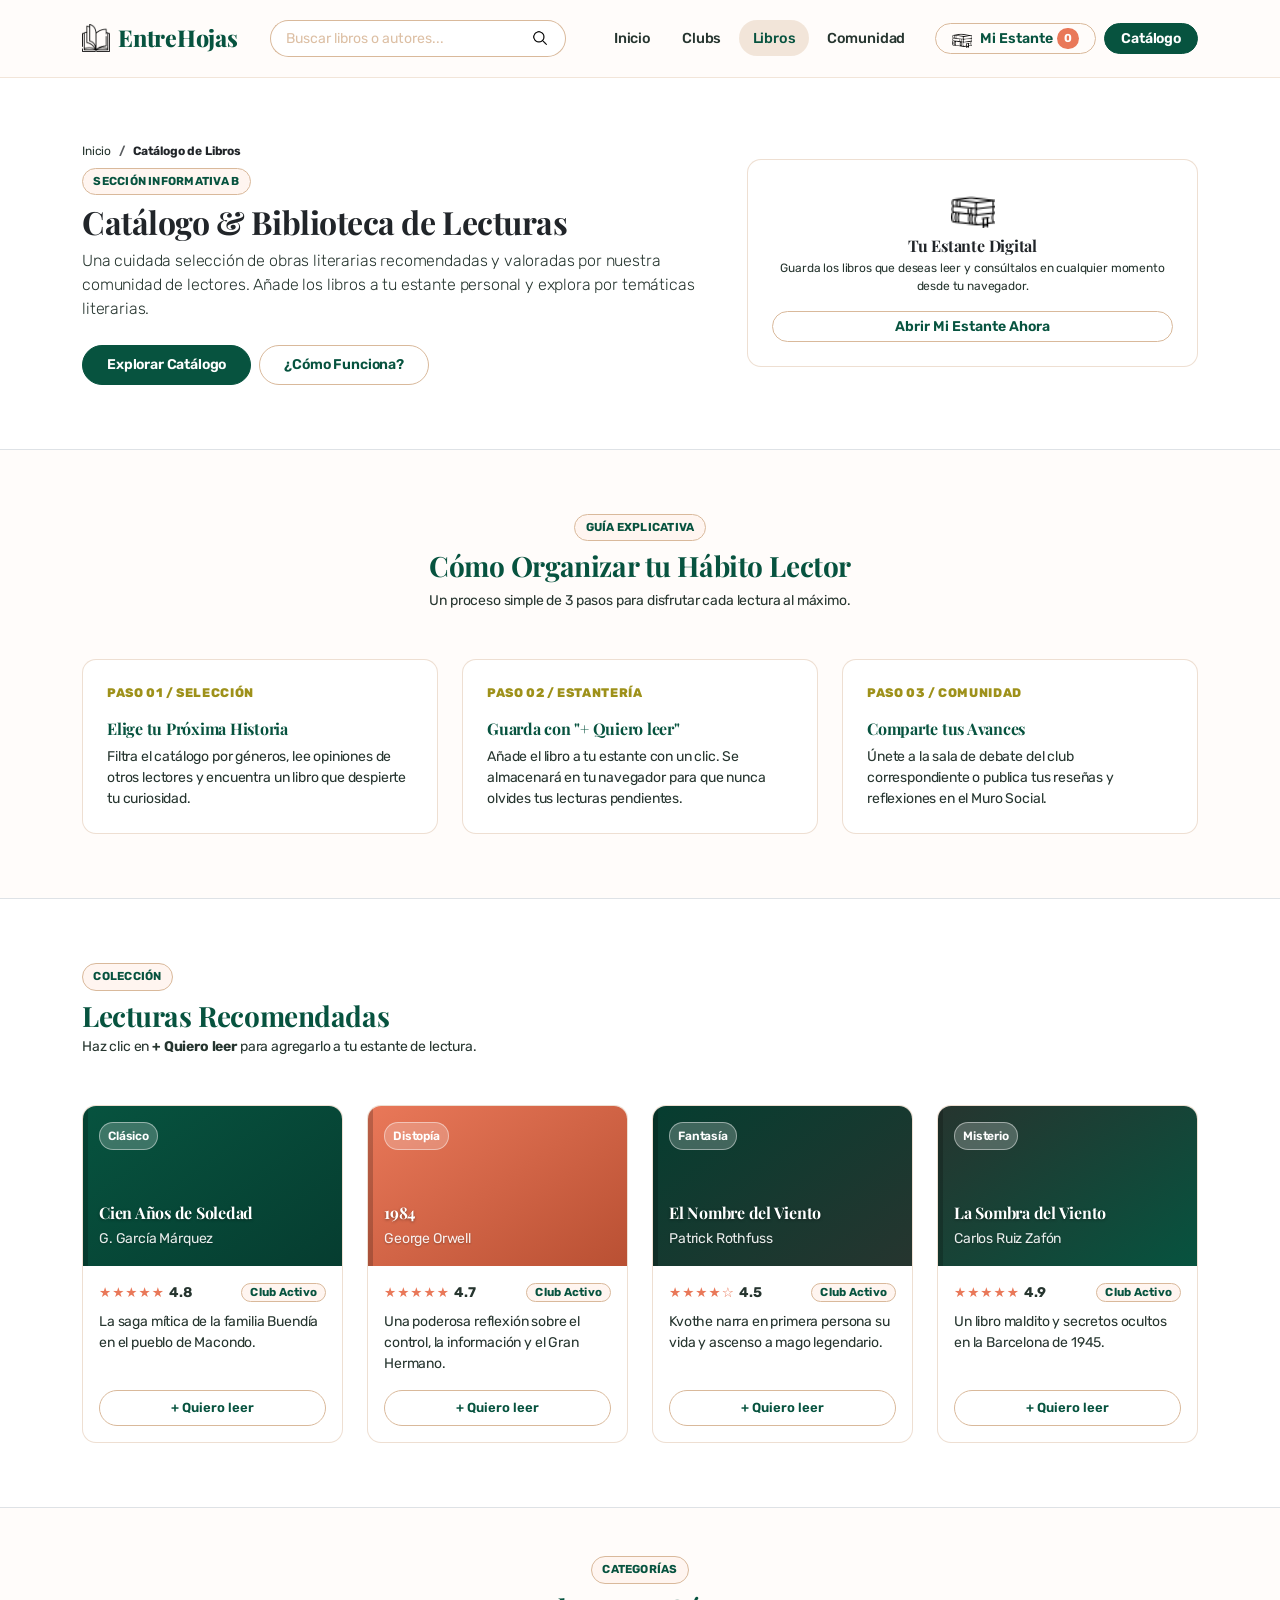
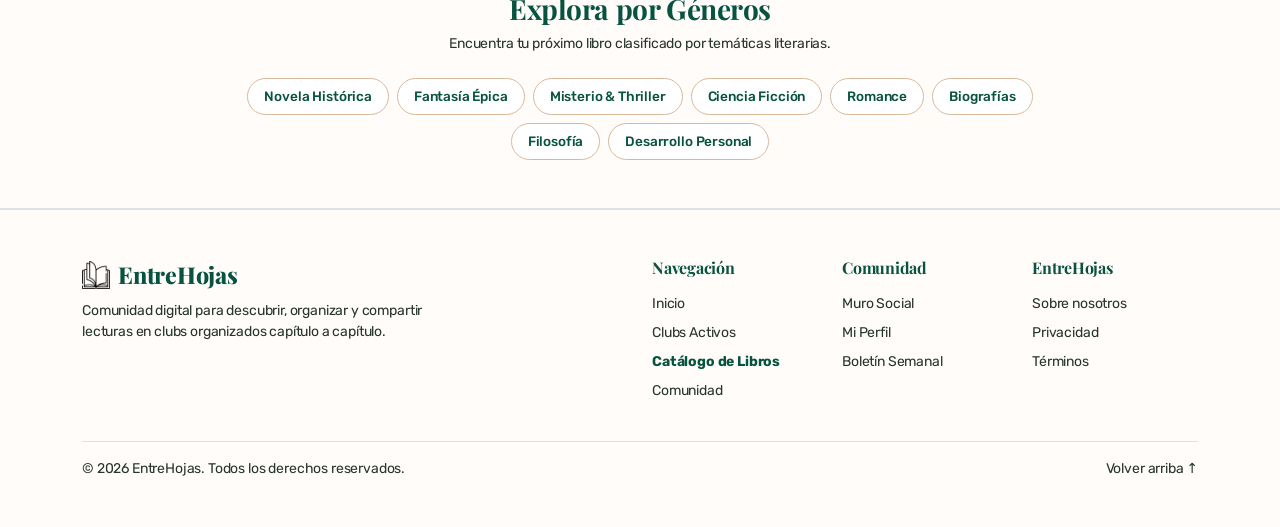
<file: biblioteca/html/libros.html>
﻿<!DOCTYPE html>
<html lang="es">

<head>
  <meta charset="UTF-8">
  <meta name="viewport" content="width=device-width, initial-scale=1.0">
  <meta name="description"
    content="Catálogo de Libros y Géneros Literarios en EntreHojas - Descubre obras recomendadas, añade lecturas a tu estante y explora por temáticas.">
  <meta name="theme-color" content="#07533F">
  <title>Catálogo de Libros &amp; Géneros | EntreHojas</title>

  <!-- Preconexión a fuentes y CDNs -->
<link rel="preconnect" href="https://cdn.jsdelivr.net">

  <!-- Favicon -->
  <link rel="icon" type="image/png" href="../imgs/libro-abierto.png">

  <!-- Bootstrap 5.3 CSS -->
  <link href="https://cdn.jsdelivr.net/npm/bootstrap@5.3.3/dist/css/bootstrap.min.css" rel="stylesheet">

  <!-- Estilos propios minimalistas con tipografía Rubik Variable -->
  <link rel="stylesheet" href="../css/style.css">
</head>

<body class="bg-page">

  <!-- ============================================== -->
  <!-- 1. BARRA DE NAVEGACIÓN GLOBAL RESPONSIVA       -->
  <!-- ============================================== -->
  <header class="sticky-top navbar-minimal">
    <nav class="navbar navbar-expand-lg py-2 py-lg-3" aria-label="Navegación principal">
      <div class="container">

        <!-- Logotipo EntreHojas -->
        <a class="navbar-brand d-flex align-items-center gap-2 logo-brand text-decoration-none" href="../index.html">
          <img src="../imgs/libro-abierto.png" alt="Logo EntreHojas" class="logo-img" width="28" height="28">
          <span>Entre<span class="text-accent">Hojas</span></span>
        </a>

        <!-- Buscador integrado (escritorio y tablet) -->
        <form class="d-none d-md-flex search-minimal mx-lg-3 flex-grow-1" style="max-width: 320px;" role="search"
          id="form-busqueda" onsubmit="event.preventDefault(); buscarLibro();">
          <div class="input-group">
            <input type="search" id="input-busqueda" class="form-control rounded-start-pill border-end-0"
              placeholder="Buscar libros o autores..." aria-label="Buscar libros">
            <button class="btn btn-search rounded-end-pill px-3" type="submit" aria-label="Ejecutar búsqueda">
              <img src="../imgs/lupa.png" alt="Buscar" class="icon-search" width="18" height="18">
            </button>
          </div>
        </form>

        <!-- Botón hamburguesa responsive para móviles -->
        <button class="navbar-toggler border-0 shadow-none" type="button" data-bs-toggle="collapse"
          data-bs-target="#menuLibros" aria-controls="menuLibros" aria-expanded="false"
          aria-label="Abrir menú de navegación">
          <span class="navbar-toggler-icon"></span>
        </button>

        <!-- Menú colapsable con enlaces y acciones -->
        <div class="collapse navbar-collapse" id="menuLibros">
          <!-- Buscador exclusivo para móvil dentro del menú colapsable -->
          <div class="d-md-none my-3">
            <form role="search" onsubmit="event.preventDefault(); buscarLibro();">
              <div class="input-group">
                <input type="search" class="form-control rounded-start-pill border-end-0"
                  placeholder="Buscar libros o autores..." aria-label="Buscar libros en móvil"
                  oninput="const mainInput = document.getElementById('input-busqueda'); if(mainInput) { mainInput.value = this.value; }">
                <button class="btn btn-search rounded-end-pill px-3" type="submit" aria-label="Ejecutar búsqueda">
                  <img src="../imgs/lupa.png" alt="Buscar" class="icon-search" width="18" height="18">
                </button>
              </div>
            </form>
          </div>

          <ul class="navbar-nav ms-auto align-items-lg-center gap-lg-1 my-2 my-lg-0 text-center text-lg-start">
            <li class="nav-item">
              <a class="nav-link" href="../index.html">Inicio</a>
            </li>
            <li class="nav-item">
              <a class="nav-link" href="clubs.html">Clubs</a>
            </li>
            <li class="nav-item">
              <a class="nav-link active" aria-current="page" href="libros.html">Libros</a>
            </li>
            <li class="nav-item">
              <a class="nav-link" href="comunidad.html">Comunidad</a>
            </li>
          </ul>

          <!-- Acciones de usuario centradas en móvil -->
          <div class="d-flex align-items-center justify-content-center justify-content-lg-start gap-2 ms-lg-3 flex-nowrap flex-shrink-0 pt-2 pt-lg-0 mt-2 mt-lg-0">
            <button type="button" class="btn btn-outline-minimal px-3 py-1 d-flex align-items-center text-nowrap"
              id="btn-ver-estante" onclick="verEstanteria();" aria-label="Ver mi estante de lectura">
              <img src="../imgs/libro.png" alt="Estante" class="icon-estante me-1" width="20" height="20">
              <span class="ms-1">Mi Estante</span>
              <span class="shelf-badge" id="shelf-counter">0</span>
            </button>
            <a href="#catalogo-libros" class="btn btn-dark-minimal px-3 py-1 text-nowrap">
              Catálogo
            </a>
          </div>
        </div>

      </div>
    </nav>
  </header>

  <main>
    <!-- ============================================== -->
    <!-- 2. ENCABEZADO HERO DE LA SECCIÓN               -->
    <!-- ============================================== -->
    <section class="py-5 bg-white border-bottom">
      <div class="container py-lg-3 text-center text-lg-start">
        <div class="row align-items-center g-4">
          <div class="col-lg-7">
            <nav aria-label="breadcrumb">
              <ol class="breadcrumb text-xs mb-2 justify-content-center justify-content-lg-start">
                <li class="breadcrumb-item"><a href="../index.html" class="text-decoration-none text-muted">Inicio</a></li>
                <li class="breadcrumb-item active text-dark fw-bold" aria-current="page">Catálogo de Libros</li>
              </ol>
            </nav>
            <span class="badge-minimal mb-2">SECCIÓN INFORMATIVA B</span>
            <h1 class="h2 fw-bold text-dark mb-2">Catálogo &amp; Biblioteca de Lecturas</h1>
            <p class="text-muted lead fs-6 mb-4">
              Una cuidada selección de obras literarias recomendadas y valoradas por nuestra comunidad de lectores. Añade los libros a tu estante personal y explora por temáticas literarias.
            </p>
            <div class="d-flex flex-wrap gap-2 justify-content-center justify-content-lg-start">
              <a href="#catalogo-libros" class="btn btn-dark-minimal px-4 py-2">
                Explorar Catálogo
              </a>
              <a href="#proceso-guia" class="btn btn-outline-minimal px-4 py-2">
                ¿Cómo Funciona?
              </a>
            </div>
          </div>
          <div class="col-lg-5">
            <div class="card-minimal p-4 text-center">
              <img src="../imgs/libro.png" alt="Estante" style="width: 44px; height: 44px; object-fit: contain;" class="d-block mx-auto mb-2">
              <h2 class="h6 fw-bold text-dark mb-1">Tu Estante Digital</h2>
              <p class="text-muted text-xs mb-3">
                Guarda los libros que deseas leer y consúltalos en cualquier momento desde tu navegador.
              </p>
              <button type="button" class="btn btn-outline-minimal w-100 py-1" onclick="verEstanteria();">
                Abrir Mi Estante Ahora
              </button>
            </div>
          </div>
        </div>
      </div>
    </section>

    <!-- ============================================== -->
    <!-- 3. GUÍA EXPLICATIVA: DIAGRAMACIÓN DE PROCESO   -->
    <!-- ============================================== -->
    <section class="py-5 bg-page border-bottom" id="proceso-guia">
      <div class="container py-lg-3">
        <div class="text-center col-lg-7 mx-auto mb-5">
          <span class="badge-minimal mb-2">GUÍA EXPLICATIVA</span>
          <h2 class="section-heading h3 mb-2">Cómo Organizar tu Hábito Lector</h2>
          <p class="text-muted small mb-0">Un proceso simple de 3 pasos para disfrutar cada lectura al máximo.</p>
        </div>

        <div class="row g-4">
          <div class="col-md-4">
            <article class="card-minimal p-4 h-100">
              <span class="feature-number d-block mb-3">PASO 01 / SELECCIÓN</span>
              <h3 class="h6 fw-bold mb-2">Elige tu Próxima Historia</h3>
              <p class="text-muted small mb-0">
                Filtra el catálogo por géneros, lee opiniones de otros lectores y encuentra un libro que despierte tu curiosidad.
              </p>
            </article>
          </div>
          <div class="col-md-4">
            <article class="card-minimal p-4 h-100">
              <span class="feature-number d-block mb-3">PASO 02 / ESTANTERÍA</span>
              <h3 class="h6 fw-bold mb-2">Guarda con "+ Quiero leer"</h3>
              <p class="text-muted small mb-0">
                Añade el libro a tu estante con un clic. Se almacenará en tu navegador para que nunca olvides tus lecturas pendientes.
              </p>
            </article>
          </div>
          <div class="col-md-4">
            <article class="card-minimal p-4 h-100">
              <span class="feature-number d-block mb-3">PASO 03 / COMUNIDAD</span>
              <h3 class="h6 fw-bold mb-2">Comparte tus Avances</h3>
              <p class="text-muted small mb-0">
                Únete a la sala de debate del club correspondiente o publica tus reseñas y reflexiones en el Muro Social.
              </p>
            </article>
          </div>
        </div>
      </div>
    </section>

    <!-- ============================================== -->
    <!-- 4. CATÁLOGO DE LIBROS RECOMENDADOS             -->
    <!-- ============================================== -->
    <section class="py-5 bg-white border-bottom" id="catalogo-libros">
      <div class="container py-lg-3">

        <header class="mb-5 d-flex flex-column flex-md-row justify-content-between align-items-md-end gap-2">
          <div>
            <span class="badge-minimal mb-2">COLECCIÓN</span>
            <h2 class="section-heading h3 mb-1">Lecturas Recomendadas</h2>
            <p class="text-muted small mb-0">Haz clic en <strong>+ Quiero leer</strong> para agregarlo a tu estante de lectura.</p>
          </div>
        </header>

        <div class="row g-4" id="libros-grid">

          <!-- Libro 1 -->
          <div class="col-12 col-sm-6 col-lg-3 book-item">
            <article class="card h-100 book-card-minimal">
              <div class="book-cover cover-marron text-white p-3">
                <span class="book-spine" aria-hidden="true"></span>
                <span class="badge-neutral rounded-pill px-2 py-1 text-xs align-self-start">Clásico</span>
                <div>
                  <h3 class="h6 fw-bold mb-1 text-white book-title">Cien Años de Soledad</h3>
                  <small class="text-white font-italic book-author">G. García Márquez</small>
                </div>
              </div>
              <div class="card-body d-flex flex-column p-3">
                <div class="d-flex align-items-center justify-content-between mb-2">
                  <div class="d-flex align-items-center gap-1" aria-label="Calificación 4.8 estrellas de 5">
                    <span class="star-rating" aria-hidden="true">&#9733;&#9733;&#9733;&#9733;&#9733;</span>
                    <strong class="small">4.8</strong>
                  </div>
                  <span class="badge-minimal py-0 px-2">Club Activo</span>
                </div>
                <p class="card-text small text-muted flex-grow-1">
                  La saga mítica de la familia Buendía en el pueblo de Macondo.
                </p>
                <button type="button" class="btn btn-want w-100"
                  data-book="Cien Años de Soledad"
                  onclick="toggleEstanteria(this, 'Cien Años de Soledad');">
                  + Quiero leer
                </button>
              </div>
            </article>
          </div>

          <!-- Libro 2 -->
          <div class="col-12 col-sm-6 col-lg-3 book-item">
            <article class="card h-100 book-card-minimal">
              <div class="book-cover cover-azul text-white p-3">
                <span class="book-spine" aria-hidden="true"></span>
                <span class="badge-neutral rounded-pill px-2 py-1 text-xs align-self-start">Distopía</span>
                <div>
                  <h3 class="h6 fw-bold mb-1 text-white book-title">1984</h3>
                  <small class="text-white font-italic book-author">George Orwell</small>
                </div>
              </div>
              <div class="card-body d-flex flex-column p-3">
                <div class="d-flex align-items-center justify-content-between mb-2">
                  <div class="d-flex align-items-center gap-1" aria-label="Calificación 4.7 estrellas de 5">
                    <span class="star-rating" aria-hidden="true">&#9733;&#9733;&#9733;&#9733;&#9733;</span>
                    <strong class="small">4.7</strong>
                  </div>
                  <span class="badge-minimal py-0 px-2">Club Activo</span>
                </div>
                <p class="card-text small text-muted flex-grow-1">
                  Una poderosa reflexión sobre el control, la información y el Gran Hermano.
                </p>
                <button type="button" class="btn btn-want w-100"
                  data-book="1984"
                  onclick="toggleEstanteria(this, '1984');">
                  + Quiero leer
                </button>
              </div>
            </article>
          </div>

          <!-- Libro 3 -->
          <div class="col-12 col-sm-6 col-lg-3 book-item">
            <article class="card h-100 book-card-minimal">
              <div class="book-cover cover-verde text-white p-3">
                <span class="book-spine" aria-hidden="true"></span>
                <span class="badge-neutral rounded-pill px-2 py-1 text-xs align-self-start">Fantasía</span>
                <div>
                  <h3 class="h6 fw-bold mb-1 text-white book-title">El Nombre del Viento</h3>
                  <small class="text-white font-italic book-author">Patrick Rothfuss</small>
                </div>
              </div>
              <div class="card-body d-flex flex-column p-3">
                <div class="d-flex align-items-center justify-content-between mb-2">
                  <div class="d-flex align-items-center gap-1" aria-label="Calificación 4.5 estrellas de 5">
                    <span class="star-rating" aria-hidden="true">&#9733;&#9733;&#9733;&#9733;&#9734;</span>
                    <strong class="small">4.5</strong>
                  </div>
                  <span class="badge-minimal py-0 px-2">Club Activo</span>
                </div>
                <p class="card-text small text-muted flex-grow-1">
                  Kvothe narra en primera persona su vida y ascenso a mago legendario.
                </p>
                <button type="button" class="btn btn-want w-100"
                  data-book="El Nombre del Viento"
                  onclick="toggleEstanteria(this, 'El Nombre del Viento');">
                  + Quiero leer
                </button>
              </div>
            </article>
          </div>

          <!-- Libro 4 -->
          <div class="col-12 col-sm-6 col-lg-3 book-item">
            <article class="card h-100 book-card-minimal">
              <div class="book-cover cover-vino text-white p-3">
                <span class="book-spine" aria-hidden="true"></span>
                <span class="badge-neutral rounded-pill px-2 py-1 text-xs align-self-start">Misterio</span>
                <div>
                  <h3 class="h6 fw-bold mb-1 text-white book-title">La Sombra del Viento</h3>
                  <small class="text-white font-italic book-author">Carlos Ruiz Zafón</small>
                </div>
              </div>
              <div class="card-body d-flex flex-column p-3">
                <div class="d-flex align-items-center justify-content-between mb-2">
                  <div class="d-flex align-items-center gap-1" aria-label="Calificación 4.9 estrellas de 5">
                    <span class="star-rating" aria-hidden="true">&#9733;&#9733;&#9733;&#9733;&#9733;</span>
                    <strong class="small">4.9</strong>
                  </div>
                  <span class="badge-minimal py-0 px-2">Club Activo</span>
                </div>
                <p class="card-text small text-muted flex-grow-1">
                  Un libro maldito y secretos ocultos en la Barcelona de 1945.
                </p>
                <button type="button" class="btn btn-want w-100"
                  data-book="La Sombra del Viento"
                  onclick="toggleEstanteria(this, 'La Sombra del Viento');">
                  + Quiero leer
                </button>
              </div>
            </article>
          </div>

        </div>
      </div>
    </section>

    <!-- ============================================== -->
    <!-- 5. TEMÁTICAS Y GÉNEROS LITERARIOS              -->
    <!-- ============================================== -->
    <section class="py-5 bg-page border-bottom text-center" id="generos">
      <div class="container">
        <span class="badge-minimal mb-2">CATEGORÍAS</span>
        <h2 class="section-heading h3 mb-2">Explora por Géneros</h2>
        <p class="text-muted small mb-4">Encuentra tu próximo libro clasificado por temáticas literarias.</p>

        <div class="d-flex flex-wrap justify-content-center gap-2 col-lg-9 mx-auto">
          <a href="#catalogo-libros" class="genre-pill-minimal">Novela Histórica</a>
          <a href="#catalogo-libros" class="genre-pill-minimal">Fantasía Épica</a>
          <a href="#catalogo-libros" class="genre-pill-minimal">Misterio &amp; Thriller</a>
          <a href="#catalogo-libros" class="genre-pill-minimal">Ciencia Ficción</a>
          <a href="#catalogo-libros" class="genre-pill-minimal">Romance</a>
          <a href="#catalogo-libros" class="genre-pill-minimal">Biografías</a>
          <a href="#catalogo-libros" class="genre-pill-minimal">Filosofía</a>
          <a href="#catalogo-libros" class="genre-pill-minimal">Desarrollo Personal</a>
        </div>
      </div>
    </section>
  </main>

  <!-- ============================================== -->
  <!-- 6. PIE DE PÁGINA                              -->
  <!-- ============================================== -->
  <footer class="py-5 bg-page border-top">
    <div class="container">
      <div class="row g-4 mb-4">

        <div class="col-lg-5">
          <a class="d-flex align-items-center gap-2 logo-brand mb-2 text-decoration-none" href="../index.html">
            <img src="../imgs/libro-abierto.png" alt="Logo EntreHojas" class="logo-img" width="28" height="28">
            <span>Entre<span class="text-accent">Hojas</span></span>
          </a>
          <p class="text-muted small mb-0 col-lg-10">
            Comunidad digital para descubrir, organizar y compartir lecturas en clubs organizados capítulo a capítulo.
          </p>
        </div>

        <div class="col-6 col-lg-2 offset-lg-1">
          <h4 class="h6 fw-bold mb-3">Navegación</h4>
          <ul class="list-unstyled small d-flex flex-column gap-2 text-muted">
            <li><a href="../index.html" class="text-decoration-none text-muted">Inicio</a></li>
            <li><a href="clubs.html" class="text-decoration-none text-muted">Clubs Activos</a></li>
            <li><a href="libros.html" class="text-accent fw-bold text-decoration-none">Catálogo de Libros</a></li>
            <li><a href="comunidad.html" class="text-decoration-none text-muted">Comunidad</a></li>
          </ul>
        </div>

        <div class="col-6 col-lg-2">
          <h4 class="h6 fw-bold mb-3">Comunidad</h4>
          <ul class="list-unstyled small d-flex flex-column gap-2 text-muted">
            <li><a href="comunidad.html" class="text-decoration-none text-muted">Muro Social</a></li>
            <li><a href="comunidad.html" class="text-decoration-none text-muted">Mi Perfil</a></li>
            <li><a href="../index.html#newsletter-sec" class="text-decoration-none text-muted">Boletín Semanal</a></li>
          </ul>
        </div>

        <div class="col-12 col-sm-6 col-lg-2">
          <h4 class="h6 fw-bold mb-3">EntreHojas</h4>
          <ul class="list-unstyled small d-flex flex-column gap-2 text-muted">
            <li><a href="#" class="text-decoration-none text-muted">Sobre nosotros</a></li>
            <li><a href="#" class="text-decoration-none text-muted">Privacidad</a></li>
            <li><a href="#" class="text-decoration-none text-muted">Términos</a></li>
          </ul>
        </div>

      </div>

      <div class="border-top pt-3 d-flex flex-column flex-sm-row justify-content-between align-items-center text-muted small gap-2">
        <div>&copy; 2026 EntreHojas. Todos los derechos reservados.</div>
        <div class="d-flex gap-3">
          <a href="#" class="text-muted text-decoration-none">Volver arriba &uarr;</a>
        </div>
      </div>
    </div>
  </footer>

  <!-- Panel lateral Offcanvas "Mi Estante" -->
  <div class="offcanvas offcanvas-end" tabindex="-1" id="offcanvasEstante" aria-labelledby="offcanvasEstanteLabel">
    <div class="offcanvas-header border-bottom">
      <h5 class="offcanvas-title fw-bold d-flex align-items-center gap-2" id="offcanvasEstanteLabel">
        <img src="../imgs/libro.png" alt="Estante" class="icon-estante" width="22" height="22">
        <span>Mi Estante de Lectura</span>
      </h5>
      <button type="button" class="btn-close shadow-none" data-bs-dismiss="offcanvas" aria-label="Cerrar"></button>
    </div>
    <div class="offcanvas-body d-flex flex-column justify-content-between">
      <div id="estante-items-list" class="d-flex flex-column gap-3"></div>
      <div class="pt-3 border-top mt-auto">
        <small class="text-muted d-block text-center mb-2">Tus libros se guardan automáticamente en tu navegador.</small>
        <button type="button" class="btn btn-outline-minimal w-100 py-1" data-bs-dismiss="offcanvas">
          Seguir explorando
        </button>
      </div>
    </div>
  </div>

  <!-- Notificación Toast Minimalista -->
  <div class="toast-minimal" id="minimal-toast" role="alert" aria-live="assertive">
    <span id="toast-message">Notificación</span>
  </div>

  <!-- Bootstrap 5.3 Bundle con JavaScript -->
  <script src="https://cdn.jsdelivr.net/npm/bootstrap@5.3.3/dist/js/bootstrap.bundle.min.js"></script>

  <!-- Lógica Interactiva -->
  <script>
    const STORAGE_KEY_SHELF = 'entrehojas_user_shelf';
    let estanteItems = [];

    try {
      const savedShelf = localStorage.getItem(STORAGE_KEY_SHELF);
      if (savedShelf) estanteItems = JSON.parse(savedShelf);
    } catch (e) {
      console.warn('LocalStorage error:', e);
    }

    function mostrarToast(mensaje) {
      const toast = document.getElementById('minimal-toast');
      const toastMsg = document.getElementById('toast-message');
      if (!toast || !toastMsg) return;
      toastMsg.textContent = mensaje;
      toast.classList.add('show');
      clearTimeout(window.toastTimer);
      window.toastTimer = setTimeout(() => {
        toast.classList.remove('show');
      }, 3000);
    }

    function sincronizarEstante() {
      const counterEl = document.getElementById('shelf-counter');
      if (counterEl) counterEl.textContent = estanteItems.length;

      document.querySelectorAll('#libros-grid .btn-want').forEach(btn => {
        const bookTitle = btn.getAttribute('data-book');
        if (estanteItems.includes(bookTitle)) {
          btn.classList.add('added');
          btn.innerHTML = '&#10003; En tu estante';
        } else {
          btn.classList.remove('added');
          btn.innerHTML = '+ Quiero leer';
        }
      });
    }

    function toggleEstanteria(btn, bookTitle) {
      if (estanteItems.includes(bookTitle)) {
        estanteItems = estanteItems.filter(item => item !== bookTitle);
        btn.classList.remove('added');
        btn.innerHTML = '+ Quiero leer';
        mostrarToast(`"${bookTitle}" se quitó de tu estante.`);
      } else {
        estanteItems.push(bookTitle);
        btn.classList.add('added');
        btn.innerHTML = '&#10003; En tu estante';
        mostrarToast(`¡"${bookTitle}" guardado en tu estante!`);
      }
      try {
        localStorage.setItem(STORAGE_KEY_SHELF, JSON.stringify(estanteItems));
      } catch (e) {}
      sincronizarEstante();
    }

    function verEstanteria() {
      const listContainer = document.getElementById('estante-items-list');
      if (!listContainer) return;

      if (estanteItems.length === 0) {
        listContainer.innerHTML = `
          <div class="text-center py-5 text-muted">
            <img src="../imgs/libro.png" alt="" style="width: 40px; height: 40px; opacity: 0.6;" class="d-block mx-auto mb-2">
            <p class="small mb-1">Tu estante de lectura está vacío.</p>
            <small class="text-xs">Haz clic en "+ Quiero leer" en cualquier libro del catálogo.</small>
          </div>
        `;
      } else {
        listContainer.innerHTML = estanteItems.map(book => `
          <div class="d-flex justify-content-between align-items-center p-2 rounded-2 bg-page border">
            <div class="d-flex align-items-center gap-2 overflow-hidden">
              <span class="text-accent" aria-hidden="true">&#128214;</span>
              <strong class="small text-truncate">${book}</strong>
            </div>
            <button type="button" class="btn btn-sm btn-link text-danger text-decoration-none p-0 px-2"
              onclick="quitarDeEstante('${book}');" title="Quitar de mi estante">
              &times;
            </button>
          </div>
        `).join('');
      }

      const offcanvasEl = document.getElementById('offcanvasEstante');
      if (offcanvasEl) {
        bootstrap.Offcanvas.getOrCreateInstance(offcanvasEl).show();
      }
    }

    function quitarDeEstante(bookTitle) {
      estanteItems = estanteItems.filter(item => item !== bookTitle);
      try {
        localStorage.setItem(STORAGE_KEY_SHELF, JSON.stringify(estanteItems));
      } catch (e) {}
      sincronizarEstante();
      verEstanteria();
      mostrarToast(`"${bookTitle}" eliminado de tu estante.`);
    }

    function buscarLibro() {
      const q = (document.getElementById('input-busqueda')?.value || '').toLowerCase().trim();
      const items = document.querySelectorAll('#libros-grid .book-item');
      let matches = 0;
      items.forEach(item => {
        const text = item.textContent.toLowerCase();
        if (!q || text.includes(q)) {
          item.classList.remove('d-none');
          matches++;
        } else {
          item.classList.add('d-none');
        }
      });
      if (q) mostrarToast(`Catálogo: ${matches} libro(s) encontrado(s).`);
    }

    document.addEventListener('DOMContentLoaded', () => {
      sincronizarEstante();
    });
  </script>
</body>
</html>
</file>
<file: biblioteca/css/style.css>
﻿/* ==========================================================================
   ENTREHOJAS - ESTILOS MINIMALISTAS
   Paleta: #341C67 (Índigo), #472F5B (Ciruela), #C4AEF4 (Lavanda),
           #CCA4B4 (Malva), #f8f32b (Chartreuse Dorado)
   Tipografía: Rubik Variable + Rubik Italic Variable
   ========================================================================== */

/* 1. FUENTES LOCALES RUBIK VARIABLE */
@font-face {
  font-family: 'Rubik';
  src: url('../tipografia/Rubik-VariableFont_wght.ttf') format('truetype-variations');
  font-weight: 300 900;
  font-style: normal;
  font-display: swap;
}

@font-face {
  font-family: 'Rubik';
  src: url('../tipografia/Rubik-Italic-VariableFont_wght.ttf') format('truetype-variations');
  font-weight: 300 900;
  font-style: italic;
  font-display: swap;
}

/* Playfair Display (títulos serif) guardada en la carpeta: funciona sin internet */
@font-face {
  font-family: 'Playfair Display';
  src: url('../tipografia/PlayfairDisplay-Variable.woff2') format('woff2');
  font-weight: 400 900;
  font-style: normal;
  font-display: swap;
}

@font-face {
  font-family: 'Playfair Display';
  src: url('../tipografia/PlayfairDisplay-Italic-Variable.woff2') format('woff2');
  font-weight: 400 900;
  font-style: italic;
  font-display: swap;
}

/* ==========================================================================
   ENTREHOJAS - NUEVA PALETA EDITORIAL (INSPIRADA EN BOOKIFY)
   Paleta requerida:
   - #07533F (Verde bosque profundo / Forest Green)
   - #063D30 (Verde oscuro intenso / Dark Pine)
   - #FFF5F0 (Crema cálido melocotón suave / Peach Warm)
   - #E97859 (Terracota coral / Coral Terracotta)
   - #D9B99B (Arena cálido / Warm Sand)
   - #FFFCFA (Off-white puro luminoso / Canvas)
   - #26352F (Pizarra bosque oscuro para textos)
   ========================================================================== */

:root {
  /* 7 Colores del Sistema */
  --eh-forest: #07533F;
  --eh-pine: #063D30;
  --eh-peach: #FFF5F0;
  --eh-terracotta: #E97859;
  --eh-sand: #D9B99B;
  --eh-offwhite: #FFFCFA;
  --eh-slate: #26352F;

  /* Mapeo retrocompatible para páginas internas */
  --eh-indigo: var(--eh-forest);
  --eh-plum: var(--eh-slate);
  --eh-lavender: var(--eh-sand);
  --eh-mauve: var(--eh-sand);
  --eh-gold: var(--eh-terracotta);

  /* Sistema Base */
  --bs-body-font-family: 'Rubik', system-ui, -apple-system, sans-serif;
  --bs-body-color: var(--eh-slate);
  --bs-body-bg: var(--eh-offwhite);

  --eh-bg-page: var(--eh-offwhite);
  --eh-card-bg: #ffffff;
  --eh-text-dark: var(--eh-forest);
  --eh-text-muted: #5e6f67;
  --eh-border: var(--eh-sand);
  --eh-border-subtle: rgba(217, 185, 155, 0.45);

  --eh-accent: var(--eh-forest);
  --eh-accent-secondary: var(--eh-terracotta);
  --eh-accent-highlight: var(--eh-peach);
  --eh-star: var(--eh-terracotta);

  --eh-font-serif: 'Playfair Display', Georgia, serif;
  --eh-font-sans: 'Rubik', system-ui, -apple-system, sans-serif;
}

/* 3. BASE Y TIPOGRAFÍA */
body {
  font-family: var(--eh-font-sans);
  background-color: var(--eh-bg-page);
  color: var(--eh-text-dark);
  letter-spacing: -0.01em;
  -webkit-font-smoothing: antialiased;
}

h1,
h2,
h3,
h4,
h5,
h6,
.hero-heading,
.section-heading,
.logo-title {
  font-family: var(--eh-font-serif);
  font-weight: 700;
  letter-spacing: -0.015em;
  color: var(--eh-forest);
}

/* Nota: usar clase Bootstrap 5 nativa fst-italic en lugar de font-italic */

.bg-page {
  background-color: var(--eh-bg-page) !important;
}

.bg-card {
  background-color: var(--eh-card-bg) !important;
}

.text-accent {
  color: var(--eh-indigo) !important;
}

.text-muted {
  color: var(--eh-plum) !important;
}

/* 4. CABECERA MINIMALISTA */
.navbar-minimal {
  background-color: rgba(250, 248, 253, 0.94) !important;
  backdrop-filter: blur(10px);
  border-bottom: 1px solid var(--eh-border-subtle);
}

.logo-brand {
  font-size: 1.25rem;
  font-weight: 700;
  color: var(--eh-indigo);
  text-decoration: none;
  letter-spacing: -0.02em;
}

.logo-img {
  width: 28px;
  height: 28px;
  object-fit: contain;
  display: inline-block;
  flex-shrink: 0;
  transition: transform 0.2s ease;
}

.logo-brand:hover .logo-img {
  transform: scale(1.05);
}

.icon-search {
  width: 18px;
  height: 18px;
  object-fit: contain;
  display: inline-block;
  vertical-align: middle;
  transition: transform 0.2s ease;
}

.btn-search:hover .icon-search {
  transform: scale(1.1);
}

.icon-estante {
  width: 20px;
  height: 20px;
  object-fit: contain;
  display: inline-block;
  vertical-align: middle;
  transition: transform 0.2s ease;
}

#btn-ver-estante:hover .icon-estante {
  transform: rotate(-5deg) scale(1.08);
}

.nav-link {
  color: var(--eh-plum) !important;
  font-size: 0.9rem;
  font-weight: 500;
  padding: 0.45rem 0.85rem !important;
  border-radius: 50rem;
  transition: all 0.15s ease;
}

.nav-link:hover,
.nav-link.active {
  color: var(--eh-indigo) !important;
  background-color: rgba(217, 185, 155, 0.35);
}

.search-minimal .form-control {
  background-color: #ffffff;
  border: 1px solid var(--eh-mauve);
  color: var(--eh-indigo);
  font-size: 0.88rem;
  padding: 0.45rem 0.95rem;
  transition: border-color 0.2s ease, box-shadow 0.2s ease;
}

.search-minimal .form-control:focus {
  border-color: var(--eh-indigo);
  box-shadow: 0 0 0 2px rgba(7, 83, 63, 0.15);
  color: var(--eh-indigo);
}

.search-minimal .form-control::placeholder {
  color: var(--eh-mauve);
  opacity: 0.9;
}

.btn-search {
  background-color: #ffffff;
  border: 1px solid var(--eh-mauve);
  border-left: none;
  color: var(--eh-plum);
  display: inline-flex;
  align-items: center;
  justify-content: center;
  transition: all 0.2s ease;
}

.search-minimal .input-group:focus-within .btn-search,
.search-minimal .input-group:focus-within .form-control {
  border-color: var(--eh-indigo);
}

.btn-search:hover {
  background-color: rgba(217, 185, 155, 0.25);
  color: var(--eh-indigo);
}

/* 5. BOTONES MINIMALISTAS */
.btn-dark-minimal {
  background-color: var(--eh-indigo);
  color: #ffffff;
  border: 1px solid var(--eh-indigo);
  border-radius: 50rem;
  font-weight: 600;
  font-size: 0.88rem;
  white-space: nowrap;
  display: inline-flex;
  align-items: center;
  justify-content: center;
  transition: all 0.2s ease;
}

.btn-dark-minimal:hover {
  background-color: var(--eh-plum);
  color: #ffffff;
  border-color: var(--eh-plum);
}

.btn-outline-minimal {
  background-color: transparent;
  color: var(--eh-indigo);
  border: 1px solid var(--eh-mauve);
  border-radius: 50rem;
  font-weight: 600;
  font-size: 0.88rem;
  white-space: nowrap;
  display: inline-flex;
  align-items: center;
  justify-content: center;
  transition: all 0.2s ease;
}

.btn-outline-minimal:hover {
  background-color: var(--eh-gold);
  border-color: var(--eh-indigo);
  color: var(--eh-indigo);
}

/* 6. TARJETAS Y CONTENEDORES MINIMALISTAS */
.card-minimal {
  background-color: #ffffff;
  border: 1px solid var(--eh-border-subtle);
  border-radius: 14px;
  transition: border-color 0.2s ease, transform 0.2s ease;
}

.card-minimal:hover {
  border-color: var(--eh-mauve);
  transform: translateY(-2px);
}

.badge-minimal {
  font-size: 0.72rem;
  font-weight: 700;
  padding: 0.25rem 0.65rem;
  border-radius: 50rem;
  background-color: var(--eh-gold);
  color: var(--eh-indigo);
  border: 1px solid rgba(7, 83, 63, 0.15);
  letter-spacing: 0.02em;
  display: inline-flex;
  align-items: center;
}

.badge-neutral {
  background-color: rgba(217, 185, 155, 0.25);
  color: var(--eh-plum);
  border: 1px solid var(--eh-border-subtle);
}

.badge-gold {
  background-color: var(--eh-gold);
  color: var(--eh-indigo);
  font-weight: 700;
}

.highlight-gold {
  background: linear-gradient(120deg, rgba(248, 243, 43, 0.35) 0%, rgba(248, 243, 43, 0.75) 100%);
  padding: 0.1rem 0.45rem;
  border-radius: 6px;
  color: var(--eh-indigo);
}

.feature-number {
  color: #9e911a;
  font-weight: 800;
  font-size: 0.78rem;
  letter-spacing: 0.05em;
}

/* 7. TARJETAS DE CLUBS Y BARRAS DE PROGRESO */
.club-minimal-card {
  background-color: #ffffff;
  border: 1px solid var(--eh-border-subtle);
  border-radius: 14px;
  padding: 1.25rem;
  display: flex;
  flex-direction: column;
  justify-content: space-between;
  transition: border-color 0.2s ease, transform 0.2s ease;
}

.club-minimal-card:hover {
  border-color: var(--eh-mauve);
  transform: translateY(-2px);
}

.progress-minimal {
  height: 5px;
  background-color: rgba(217, 185, 155, 0.35);
  border-radius: 50rem;
  overflow: hidden;
}

.progress-minimal-bar {
  background-color: var(--eh-gold);
  height: 100%;
  border-radius: 50rem;
  transition: width 0.4s ease;
}

/* 8. PORTADAS DE LIBROS EDITORIALES */
.book-card-minimal {
  background-color: #ffffff;
  border: 1px solid var(--eh-border-subtle);
  border-radius: 14px;
  overflow: hidden;
  transition: border-color 0.2s ease, transform 0.2s ease;
}

.book-card-minimal:hover {
  border-color: var(--eh-mauve);
  transform: translateY(-2px);
}

.book-cover {
  height: 160px;
  position: relative;
  display: flex;
  flex-direction: column;
  justify-content: space-between;
}

/* Títulos y textos en portadas oscuras en blanco luminoso */
.book-cover h3,
.book-cover .h6,
.book-cover strong {
  color: #ffffff !important;
  font-weight: 700 !important;
  text-shadow: 0 1px 3px rgba(0, 0, 0, 0.4);
}

.book-cover small,
.book-cover .fst-italic {
  color: #ffffff !important;
  opacity: 0.9 !important;
  text-shadow: 0 1px 2px rgba(0, 0, 0, 0.3);
}

.book-cover .badge-neutral,
.book-cover .badge {
  background-color: rgba(255, 255, 255, 0.22) !important;
  color: #ffffff !important;
  border: 1px solid rgba(255, 255, 255, 0.45) !important;
  backdrop-filter: blur(4px);
  font-weight: 600;
}

.book-spine {
  position: absolute;
  top: 0;
  left: 0;
  width: 5px;
  height: 100%;
  background: rgba(0, 0, 0, 0.2);
}

/* Gradientes de portadas armonizados con la nueva paleta (#07533F, #063D30, #E97859, #26352F) */
.cover-marron {
  background: linear-gradient(145deg, #07533F, #063D30);
}

.cover-azul {
  background: linear-gradient(145deg, #E97859, #b95033);
}

.cover-verde {
  background: linear-gradient(145deg, #063D30, #26352F);
}

.cover-vino {
  background: linear-gradient(145deg, #26352F, #07533F);
}

.star-rating {
  color: var(--eh-gold);
  font-size: 0.85rem;
  letter-spacing: 1px;
}

.btn-want {
  background-color: #ffffff;
  color: var(--eh-indigo);
  border: 1px solid var(--eh-mauve);
  border-radius: 50rem;
  font-size: 0.82rem;
  font-weight: 600;
  padding: 0.45rem 0.85rem;
  transition: all 0.2s ease;
}

.btn-want:hover {
  background-color: var(--eh-indigo);
  color: #ffffff;
  border-color: var(--eh-indigo);
}

.btn-want.added {
  background-color: var(--eh-gold);
  color: var(--eh-indigo);
  border-color: var(--eh-indigo);
  font-weight: 700;
}

/* 9. PÍLDORAS DE GÉNERO Y FILTROS */
.genre-pill-minimal {
  background-color: #ffffff;
  border: 1px solid var(--eh-border-subtle);
  padding: 0.45rem 1rem;
  border-radius: 50rem;
  font-size: 0.85rem;
  font-weight: 500;
  color: var(--eh-indigo);
  text-decoration: none;
  transition: all 0.15s ease;
}

.genre-pill-minimal:hover {
  border-color: var(--eh-indigo);
  background-color: var(--eh-gold);
  color: var(--eh-indigo);
}

.filter-tab-pill {
  background: transparent;
  border: 1px solid transparent;
  color: var(--eh-plum);
  padding: 0.35rem 0.85rem;
  border-radius: 50rem;
  font-weight: 500;
  font-size: 0.85rem;
  white-space: nowrap;
  cursor: pointer;
  transition: all 0.15s ease;
}

.filter-tab-pill:hover {
  color: var(--eh-indigo);
  background-color: rgba(217, 185, 155, 0.35);
}

.filter-tab-pill.active {
  background-color: var(--eh-indigo);
  color: #ffffff;
}

@media (max-width: 575.98px) {
  .filter-tab-pill {
    padding: 0.32rem 0.65rem;
    font-size: 0.8rem;
  }
}

/* 10. ESTILOS COMPATIBLES PARA COMUNIDAD */
.nav-social-item {
  color: var(--eh-plum);
  padding: 0.3rem 0.65rem;
  border-radius: 8px;
  transition: color 0.15s ease;
}

.nav-social-item:hover,
.nav-social-item.active {
  color: var(--eh-indigo);
}

.nav-social-icon {
  font-size: 1.2rem;
  display: block;
  line-height: 1;
}

.profile-banner {
  height: 110px;
  background: linear-gradient(135deg, var(--eh-indigo), var(--eh-plum));
  background-size: cover;
  background-position: center;
  position: relative;
  transition: background 0.3s ease;
}

.btn-change-banner {
  background-color: rgba(255, 255, 255, 0.85);
  backdrop-filter: blur(8px);
  border: 1px solid rgba(255, 255, 255, 0.9);
  color: var(--eh-indigo);
  border-radius: 50rem;
  padding: 0.25rem 0.65rem;
  font-size: 0.72rem;
  font-weight: 600;
  display: inline-flex;
  align-items: center;
  gap: 0.3rem;
  cursor: pointer;
  box-shadow: 0 2px 8px rgba(0, 0, 0, 0.15);
  transition: all 0.2s ease;
}

.btn-change-banner:hover,
.btn-change-banner:focus {
  background-color: #ffffff;
  color: var(--eh-indigo);
  transform: translateY(-1px);
  box-shadow: 0 4px 12px rgba(0, 0, 0, 0.2);
}

.btn-change-banner::after {
  display: none !important;
}

.user-avatar-lg {
  width: 64px;
  height: 64px;
  background-color: var(--eh-indigo);
  color: #ffffff;
  font-size: 1.25rem;
  border: 4px solid #ffffff;
  margin-top: -32px;
  box-shadow: 0 4px 12px rgba(7, 83, 63, 0.15);
}

.user-avatar-sm {
  width: 36px;
  height: 36px;
  background-color: var(--eh-indigo);
  color: #ffffff;
  font-size: 0.82rem;
  flex-shrink: 0;
}

.user-avatar-xs {
  width: 28px;
  height: 28px;
  background-color: var(--eh-indigo);
  color: #ffffff;
  font-size: 0.7rem;
  flex-shrink: 0;
}

.author-avatar {
  width: 38px;
  height: 38px;
  background-color: var(--eh-indigo);
  color: #ffffff;
  font-size: 0.85rem;
}

.text-xs {
  font-size: 0.75rem;
}

.mini-book-spine {
  width: 24px;
  height: 38px;
  flex-shrink: 0;
  border-radius: 3px;
}

.post-card {
  border-radius: 12px;
  border: 1px solid var(--eh-border-subtle);
  transition: border-color 0.2s ease;
}

.post-card:hover {
  border-color: var(--eh-mauve);
}

/* 11. TOAST MINIMALISTA */
.toast-minimal {
  position: fixed;
  bottom: 24px;
  right: 24px;
  background-color: var(--eh-indigo);
  color: #ffffff;
  border: 1.5px solid var(--eh-gold);
  padding: 10px 18px;
  border-radius: 50rem;
  font-size: 0.85rem;
  font-weight: 500;
  z-index: 1090;
  opacity: 0;
  transform: translateY(16px);
  pointer-events: none;
  transition: opacity 0.25s ease, transform 0.25s ease;
}

.toast-minimal.show {
  opacity: 1;
  transform: translateY(0);
  pointer-events: auto;
}

.shelf-badge {
  background-color: var(--eh-gold);
  color: var(--eh-indigo);
  font-size: 0.72rem;
  font-weight: 700;
  padding: 0.1rem 0.45rem;
  border-radius: 50rem;
  margin-left: 0.25rem;
}

/* 12. AJUSTES ESPECÍFICOS DE COMUNIDAD */
.progress-bar.bg-success {
  background-color: var(--eh-gold) !important;
}

.badge.text-bg-light.border.text-accent {
  background-color: var(--eh-gold) !important;
  color: var(--eh-indigo) !important;
  border-color: rgba(7, 83, 63, 0.2) !important;
}

/* 13. AJUSTES RESPONSIVOS Y CENTRADO */
@media (max-width: 767.98px) {
  .toast-minimal {
    left: 16px;
    right: 16px;
    bottom: 16px;
    text-align: center;
    border-radius: 12px;
  }

  .nav-social-item {
    padding: 0.35rem 0.5rem;
  }

  .nav-social-icon {
    font-size: 1.15rem;
  }

  .profile-banner {
    height: 95px;
  }

  .user-avatar-lg {
    width: 58px;
    height: 58px;
    margin-top: -29px;
  }

  .post-card .card-body {
    padding: 1rem !important;
  }
}

@media (max-width: 575.98px) {
  .hero-heading {
    font-size: 1.85rem !important;
    line-height: 1.25;
  }

  .card-minimal,
  .club-minimal-card,
  .book-card-minimal {
    border-radius: 12px;
  }
}

/* 14. SECCIÓN DE LECTURA VISUAL & ESTANTERÍA INTERACTIVA */
.book-visual-mini {
  width: 44px;
  height: 64px;
  border-radius: 3px 6px 6px 3px;
  box-shadow: -2px 0 0 rgba(0, 0, 0, 0.25) inset, 2px 4px 10px rgba(7, 83, 63, 0.2);
  position: relative;
  flex-shrink: 0;
  display: flex;
  align-items: center;
  justify-content: center;
  padding: 4px;
  transition: transform 0.25s ease, box-shadow 0.25s ease;
  overflow: hidden;
}

.book-visual-mini:hover {
  transform: rotateY(-8deg) scale(1.04);
  box-shadow: 4px 8px 16px rgba(7, 83, 63, 0.3);
}

.book-visual-spine {
  position: absolute;
  top: 0;
  left: 0;
  width: 3px;
  height: 100%;
  background: rgba(0, 0, 0, 0.25);
}

.book-visual-ribbon {
  position: absolute;
  top: 0;
  right: 5px;
  width: 7px;
  height: 14px;
  background-color: var(--eh-gold);
  clip-path: polygon(0 0, 100% 0, 100% 100%, 50% 75%, 0 100%);
  z-index: 1;
}

.book-visual-emboss {
  width: 20px;
  height: 32px;
  border: 1px solid rgba(255, 255, 255, 0.3);
  border-radius: 2px;
}

.tracker-nav-pills {
  background-color: rgba(217, 185, 155, 0.2);
  border-radius: 10px;
  padding: 3px;
  display: grid;
  grid-template-columns: repeat(3, 1fr);
  gap: 3px;
  width: 100%;
}

.tracker-pill-btn {
  border: none;
  background: transparent;
  color: var(--eh-plum);
  font-size: 0.72rem;
  font-weight: 600;
  padding: 0.42rem 0.2rem;
  border-radius: 8px;
  transition: all 0.2s ease;
  display: flex;
  align-items: center;
  justify-content: center;
  gap: 4px;
  min-width: 0;
  text-align: center;
  white-space: nowrap;
}

.tracker-pill-btn:hover {
  color: var(--eh-indigo);
  background-color: rgba(255, 255, 255, 0.65);
}

.tracker-pill-btn.active {
  background-color: var(--eh-indigo);
  color: #ffffff;
  box-shadow: 0 2px 6px rgba(7, 83, 63, 0.2);
}

.tracker-tab-text {
  font-size: 0.71rem;
  line-height: 1.2;
}

.tracker-tab-count {
  font-size: 0.63rem;
  line-height: 1;
  padding: 2px 5px;
  border-radius: 50rem;
  background-color: rgba(7, 83, 63, 0.1);
  color: var(--eh-indigo);
  font-weight: 700;
  flex-shrink: 0;
}

.tracker-pill-btn.active .tracker-tab-count {
  background-color: rgba(255, 255, 255, 0.25);
  color: #ffffff;
}

.genre-tag-removable {
  display: inline-flex;
  align-items: center;
  gap: 0.35rem;
  padding: 0.25rem 0.65rem;
  border-radius: 50rem;
  background-color: rgba(250, 248, 253, 0.95);
  border: 1px solid var(--eh-border-subtle);
  color: var(--eh-indigo);
  font-size: 0.74rem;
  font-weight: 500;
  transition: all 0.15s ease;
}

.genre-tag-removable:hover {
  border-color: var(--eh-mauve);
  background-color: #ffffff;
}

.genre-tag-remove-btn {
  background: none;
  border: none;
  padding: 0;
  color: var(--eh-plum);
  font-size: 0.85rem;
  line-height: 1;
  cursor: pointer;
  opacity: 0.6;
  transition: opacity 0.15s ease, color 0.15s ease;
}

.genre-tag-remove-btn:hover {
  opacity: 1;
  color: #dc3545;
}

.book-tracker-item {
  background-color: #ffffff;
  border: 1px solid var(--eh-border-subtle);
  border-radius: 10px;
  padding: 0.65rem;
  display: flex;
  align-items: center;
  justify-content: space-between;
  gap: 0.5rem;
  transition: all 0.2s ease;
}

.book-tracker-item:hover {
  border-color: var(--eh-mauve);
  transform: translateY(-1px);
  box-shadow: 0 3px 8px rgba(7, 83, 63, 0.08);
}

.progress-bar-glow {
  background-color: var(--eh-gold) !important;
  box-shadow: 0 0 8px rgba(248, 243, 43, 0.6);
  transition: width 0.4s ease;
}


/* ==========================================================================
   ESTILOS COMPONENTES ESTILO BOOKIFY
   ========================================================================== */

/* 1. Header & Logo Bookify */
.navbar-minimal {
  background-color: rgba(255, 252, 250, 0.95) !important;
  border-bottom: 1px solid rgba(217, 185, 155, 0.35);
}

.logo-brand {
  font-family: var(--eh-font-serif);
  font-size: 1.45rem;
  font-weight: 800;
  color: var(--eh-forest);
  letter-spacing: -0.01em;
}

.btn-forest {
  background-color: var(--eh-forest);
  color: #ffffff !important;
  border: 1px solid var(--eh-forest);
  border-radius: 50rem;
  font-weight: 600;
  padding: 0.55rem 1.4rem;
  transition: all 0.2s ease;
}

.btn-forest:hover {
  background-color: var(--eh-pine);
  border-color: var(--eh-pine);
  transform: translateY(-1px);
  box-shadow: 0 4px 12px rgba(6, 61, 48, 0.25);
}

.btn-terracotta {
  background-color: var(--eh-terracotta);
  color: #ffffff !important;
  border: 1px solid var(--eh-terracotta);
  border-radius: 50rem;
  font-weight: 600;
  padding: 0.65rem 1.6rem;
  transition: all 0.2s ease;
}

.btn-terracotta:hover {
  background-color: #d66444;
  border-color: #d66444;
  transform: translateY(-1px);
  box-shadow: 0 4px 14px rgba(233, 120, 89, 0.35);
}

.btn-sand-pill {
  background-color: var(--eh-sand);
  color: var(--eh-pine) !important;
  border: 1px solid var(--eh-sand);
  border-radius: 50rem;
  font-weight: 600;
  padding: 0.45rem 1.25rem;
  font-size: 0.88rem;
  transition: all 0.2s ease;
}

.btn-sand-pill:hover {
  background-color: #c9a785;
  color: var(--eh-pine);
}

.btn-outline-terracotta {
  background-color: transparent;
  color: var(--eh-terracotta);
  border: 1.5px solid var(--eh-terracotta);
  border-radius: 50rem;
  font-weight: 600;
  padding: 0.55rem 1.5rem;
  transition: all 0.2s ease;
}

.btn-outline-terracotta:hover {
  background-color: var(--eh-terracotta);
  color: #ffffff;
}

/* 2. Hero Section */
.hero-bookify {
  background-color: var(--eh-offwhite);
  position: relative;
  overflow: hidden;
}

.hero-title-main {
  font-family: var(--eh-font-serif);
  font-size: 3.5rem;
  line-height: 1.12;
  font-weight: 700;
  color: var(--eh-forest);
}

.hero-title-coral {
  color: var(--eh-terracotta);
  display: block;
}

.hero-subtitle {
  color: var(--eh-slate);
  font-size: 1.05rem;
  opacity: 0.85;
}

.hero-stamp-badge {
  display: inline-flex;
  align-items: center;
  justify-content: center;
  width: 90px;
  height: 90px;
  border-radius: 50%;
  border: 1.5px dashed var(--eh-forest);
  color: var(--eh-forest);
  font-size: 0.65rem;
  font-weight: 700;
  text-transform: uppercase;
  letter-spacing: 0.12em;
  position: relative;
  animation: rotateBadge 20s linear infinite;
  background-color: var(--eh-offwhite);
}

.hero-stamp-ring {
  position: absolute;
  inset: 0;
  width: 100%;
  height: 100%;
}

.hero-stamp-arrow {
  position: absolute;
  font-size: 1.4rem;
  animation: counterRotate 20s linear infinite;
}

@keyframes rotateBadge {
  from { transform: rotate(0deg); }
  to { transform: rotate(360deg); }
}

@keyframes counterRotate {
  from { transform: rotate(0deg); }
  to { transform: rotate(-360deg); }
}

/* 3. Sección Premium Clubs (Fondo Verde Bosque Profundo) */
.section-premium-green {
  overflow-x: clip; /* evita scroll horizontal en móvil por las cartas apiladas */
  background-color: var(--eh-pine);
  color: #ffffff;
}

.section-premium-green .section-heading,
.section-premium-green h2,
.section-premium-green h3 {
  color: #ffffff;
}

.pill-premium-author {
  background-color: transparent;
  border: 1px solid rgba(217, 185, 155, 0.4);
  color: var(--eh-sand);
  border-radius: 50rem;
  padding: 0.35rem 1rem;
  font-size: 0.82rem;
  transition: all 0.2s ease;
  cursor: pointer;
  white-space: nowrap;
}

.pill-premium-author:hover,
.pill-premium-author.active {
  background-color: var(--eh-sand);
  color: var(--eh-pine);
  border-color: var(--eh-sand);
  font-weight: 600;
}

.featured-photo-frame {
  position: relative;
  display: inline-block;
}

.featured-photo-frame::before,
.featured-photo-frame::after {
  content: "";
  position: absolute;
  border: 2px solid var(--eh-sand);
  border-radius: 18px;
  top: 0;
  left: 0;
  right: 0;
  bottom: 0;
  pointer-events: none;
}

.featured-photo-frame::before {
  transform: rotate(4deg);
  opacity: 0.65;
}

.featured-photo-frame::after {
  transform: rotate(-3deg);
  opacity: 0.4;
}

.featured-photo-img {
  position: relative;
  border-radius: 18px;
  z-index: 2;
  box-shadow: 0 12px 32px rgba(0, 0, 0, 0.35);
  border: 3px solid rgba(255, 255, 255, 0.15);
}

/* 4. Tarjetas Bicolor "Join The Club" */
.bookify-bicolor-card {
  border-radius: 18px;
  overflow: hidden;
  border: none;
  box-shadow: 0 6px 20px rgba(7, 83, 63, 0.08);
  transition: transform 0.25s ease, box-shadow 0.25s ease;
  display: flex;
  flex-direction: column;
  height: 100%;
}

.bookify-bicolor-card:hover {
  transform: translateY(-4px);
  box-shadow: 0 12px 28px rgba(7, 83, 63, 0.16);
}

.card-top-forest {
  background: var(--eh-pine);
  background-image: radial-gradient(circle at 50% 100%, rgba(7, 83, 63, 0.8), var(--eh-pine));
  color: #ffffff;
  padding: 1.5rem 1.25rem 2rem 1.25rem;
  text-align: center;
  position: relative;
}

.card-top-forest h3 {
  color: #ffffff;
  font-family: var(--eh-font-serif);
  font-size: 1.15rem;
  margin-bottom: 0.4rem;
}

.card-top-forest p {
  color: rgba(255, 255, 255, 0.75);
  font-size: 0.76rem;
  line-height: 1.4;
  margin-bottom: 0;
}

.card-bottom-sand {
  background-color: var(--eh-sand);
  padding: 2.2rem 1.25rem 1.25rem 1.25rem;
  color: var(--eh-pine);
  position: relative;
  flex-grow: 1;
  display: flex;
  flex-direction: column;
  justify-content: space-between;
}

.card-avatar-bridge {
  position: absolute;
  top: -28px;
  left: 50%;
  transform: translateX(-50%);
  width: 56px;
  height: 56px;
  border-radius: 50%;
  border: 3px solid #ffffff;
  object-fit: cover;
  box-shadow: 0 4px 10px rgba(0, 0, 0, 0.2);
  z-index: 5;
}

.card-mod-label {
  font-size: 0.72rem;
  color: #554336;
  text-transform: uppercase;
  letter-spacing: 0.08em;
  font-weight: 600;
  text-align: center;
  display: block;
}

.card-mod-name {
  font-family: var(--eh-font-serif);
  font-size: 1rem;
  font-weight: 700;
  color: var(--eh-pine);
  text-align: center;
  display: block;
  margin-bottom: 0.75rem;
}

.book-preview-snippet {
  background-color: rgba(255, 255, 255, 0.4);
  border-radius: 8px;
  padding: 0.5rem;
  display: flex;
  align-items: center;
  gap: 0.65rem;
  margin-bottom: 1rem;
}

.btn-card-forest {
  background-color: var(--eh-forest);
  color: #ffffff !important;
  border: none;
  border-radius: 50rem;
  font-weight: 600;
  font-size: 0.85rem;
  padding: 0.5rem 1rem;
  width: 100%;
  transition: all 0.2s ease;
}

.btn-card-forest:hover {
  background-color: var(--eh-pine);
}

.btn-card-forest.joined {
  background-color: var(--eh-terracotta);
  color: #ffffff !important;
}

/* 5. Catálogo, Géneros & Newsletter adaptados con la nueva paleta */
.book-card-minimal {
  background-color: #ffffff;
  border: 1px solid var(--eh-border-subtle);
  border-radius: 14px;
}

.book-card-minimal:hover {
  border-color: var(--eh-sand);
}

.btn-want {
  background-color: #ffffff;
  color: var(--eh-forest);
  border: 1px solid var(--eh-sand);
  border-radius: 50rem;
}

.btn-want:hover {
  background-color: var(--eh-forest);
  color: #ffffff;
  border-color: var(--eh-forest);
}

.btn-want.added {
  background-color: var(--eh-terracotta);
  color: #ffffff;
  border-color: var(--eh-terracotta);
}

.genre-pill-minimal {
  background-color: #ffffff;
  border: 1px solid var(--eh-sand);
  color: var(--eh-forest);
}

.genre-pill-minimal:hover {
  background-color: var(--eh-forest);
  color: #ffffff;
  border-color: var(--eh-forest);
}

.card-newsletter-warm {
  background-color: var(--eh-peach);
  border: 1.5px solid var(--eh-sand);
  border-radius: 18px;
}

/* Toast flotante adaptado */
.toast-minimal {
  background-color: var(--eh-pine);
  border: 1.5px solid var(--eh-terracotta);
  color: #ffffff;
}

/* Shelf badge */
.shelf-badge {
  background-color: var(--eh-terracotta);
  color: #ffffff;
}

/* Botones genéricos de navbar */
.btn-dark-minimal {
  background-color: var(--eh-forest);
  border-color: var(--eh-forest);
}

.btn-dark-minimal:hover {
  background-color: var(--eh-pine);
  border-color: var(--eh-pine);
}

.btn-outline-minimal {
  border-color: var(--eh-sand);
  color: var(--eh-forest);
}

.btn-outline-minimal:hover {
  background-color: var(--eh-peach);
  color: var(--eh-forest);
  border-color: var(--eh-forest);
}

.badge-minimal {
  background-color: var(--eh-peach);
  color: var(--eh-forest);
  border: 1px solid var(--eh-sand);
}

.badge-gold {
  background-color: var(--eh-terracotta);
  color: #ffffff;
}

.highlight-gold {
  background: linear-gradient(120deg, rgba(233, 120, 89, 0.25) 0%, rgba(233, 120, 89, 0.5) 100%);
  color: var(--eh-pine);
}

.star-rating {
  color: var(--eh-terracotta);
}

/* ==========================================================================
   CARRUSEL DE CARTAS APILADAS / STACKED CARDS CAROUSEL (SWIPER-STYLE)
   ========================================================================== */

.cards-deck-stage {
  --card-w: min(270px, 66vw);
  --card-h: calc(var(--card-w) * 1.3);
  position: relative;
  width: 100%;
  max-width: 560px;
  height: var(--card-h);
  margin: 0 auto;
  perspective: 1200px;
  touch-action: pan-y;
  user-select: none;
  outline: none;
}

.cards-deck-stage:focus-visible {
  outline: 2px solid var(--eh-sand);
  outline-offset: 14px;
  border-radius: 24px;
}

/* Cada carta se posiciona con 2 variables que pone el JS:
   --offset (distancia a la carta activa, con signo) y --abs-offset (sin signo).
   Cuanto más lejos del centro: más corrida, más atrás, más girada, más chica y más borrosa. */
.deck-card {
  position: absolute;
  top: 0;
  left: 50%;
  width: var(--card-w);
  height: var(--card-h);
  margin-left: calc(var(--card-w) / -2);
  border-radius: 20px;
  overflow: hidden;
  background-color: var(--eh-pine);
  border: 2px solid rgba(217, 185, 155, 0.7);
  box-shadow: 0 16px 36px rgba(0, 0, 0, 0.45);
  cursor: pointer;
  transform:
    translateX(calc(var(--offset, 0) * 70%))
    translateZ(calc(var(--abs-offset, 0) * -150px))
    rotateY(calc(var(--offset, 0) * -32deg))
    scale(calc(1 - var(--abs-offset, 0) * 0.04));
  filter: blur(calc(var(--abs-offset, 0) * 2.5px)) brightness(calc(1 - var(--abs-offset, 0) * 0.22));
  opacity: calc(1 - var(--abs-offset, 0) * 0.08);
  transition: transform 0.55s cubic-bezier(0.22, 0.8, 0.25, 1),
              filter 0.55s ease,
              opacity 0.55s ease;
  will-change: transform;
}

.deck-card.is-active {
  cursor: default;
  box-shadow: 0 22px 48px rgba(0, 0, 0, 0.55);
}

.deck-card img {
  width: 100%;
  height: 100%;
  object-fit: cover;
  display: block;
  pointer-events: none;
}

/* Marco dorado interno */
.deck-card::after {
  content: "";
  position: absolute;
  inset: 6px;
  border: 1.5px solid rgba(217, 185, 155, 0.85);
  border-radius: 14px;
  pointer-events: none;
}

/* Nombre y rol sobre la foto */
.deck-caption {
  position: absolute;
  left: 0;
  right: 0;
  bottom: 0;
  padding: 2.6rem 1.1rem 1.2rem;
  text-align: center;
  color: #fff;
  background: linear-gradient(to top, rgba(7, 83, 63, 0.95) 15%, rgba(7, 83, 63, 0));
  z-index: 1;
}

.deck-caption strong {
  display: block;
  font-family: var(--eh-font-serif);
  font-size: 1.1rem;
  line-height: 1.2;
}

.deck-caption span {
  font-size: 0.78rem;
  color: var(--eh-sand);
  letter-spacing: 0.02em;
}

/* Fade suave del texto al cambiar de autora */
#author-active-title,
#author-active-desc,
#author-active-extra {
  transition: opacity 0.18s ease;
}

.ficha-fade {
  opacity: 0;
}

.deck-nav-btn:disabled {
  opacity: 0.35;
  cursor: default;
  pointer-events: none;
}

@media (prefers-reduced-motion: reduce) {
  .deck-card,
  #author-active-title,
  #author-active-desc,
  #author-active-extra {
    transition: none;
  }
}

/* Flechas de navegación minimalistas estilo Bookify */
.deck-nav-btn {
  background: transparent;
  border: 1.5px solid var(--eh-sand);
  color: var(--eh-sand);
  width: 44px;
  height: 44px;
  border-radius: 50%;
  display: inline-flex;
  align-items: center;
  justify-content: center;
  font-size: 1.25rem;
  line-height: 1;
  transition: all 0.2s ease;
  cursor: pointer;
}

.deck-nav-btn:hover {
  background-color: var(--eh-sand);
  color: var(--eh-pine);
  transform: scale(1.08);
}
</file>
